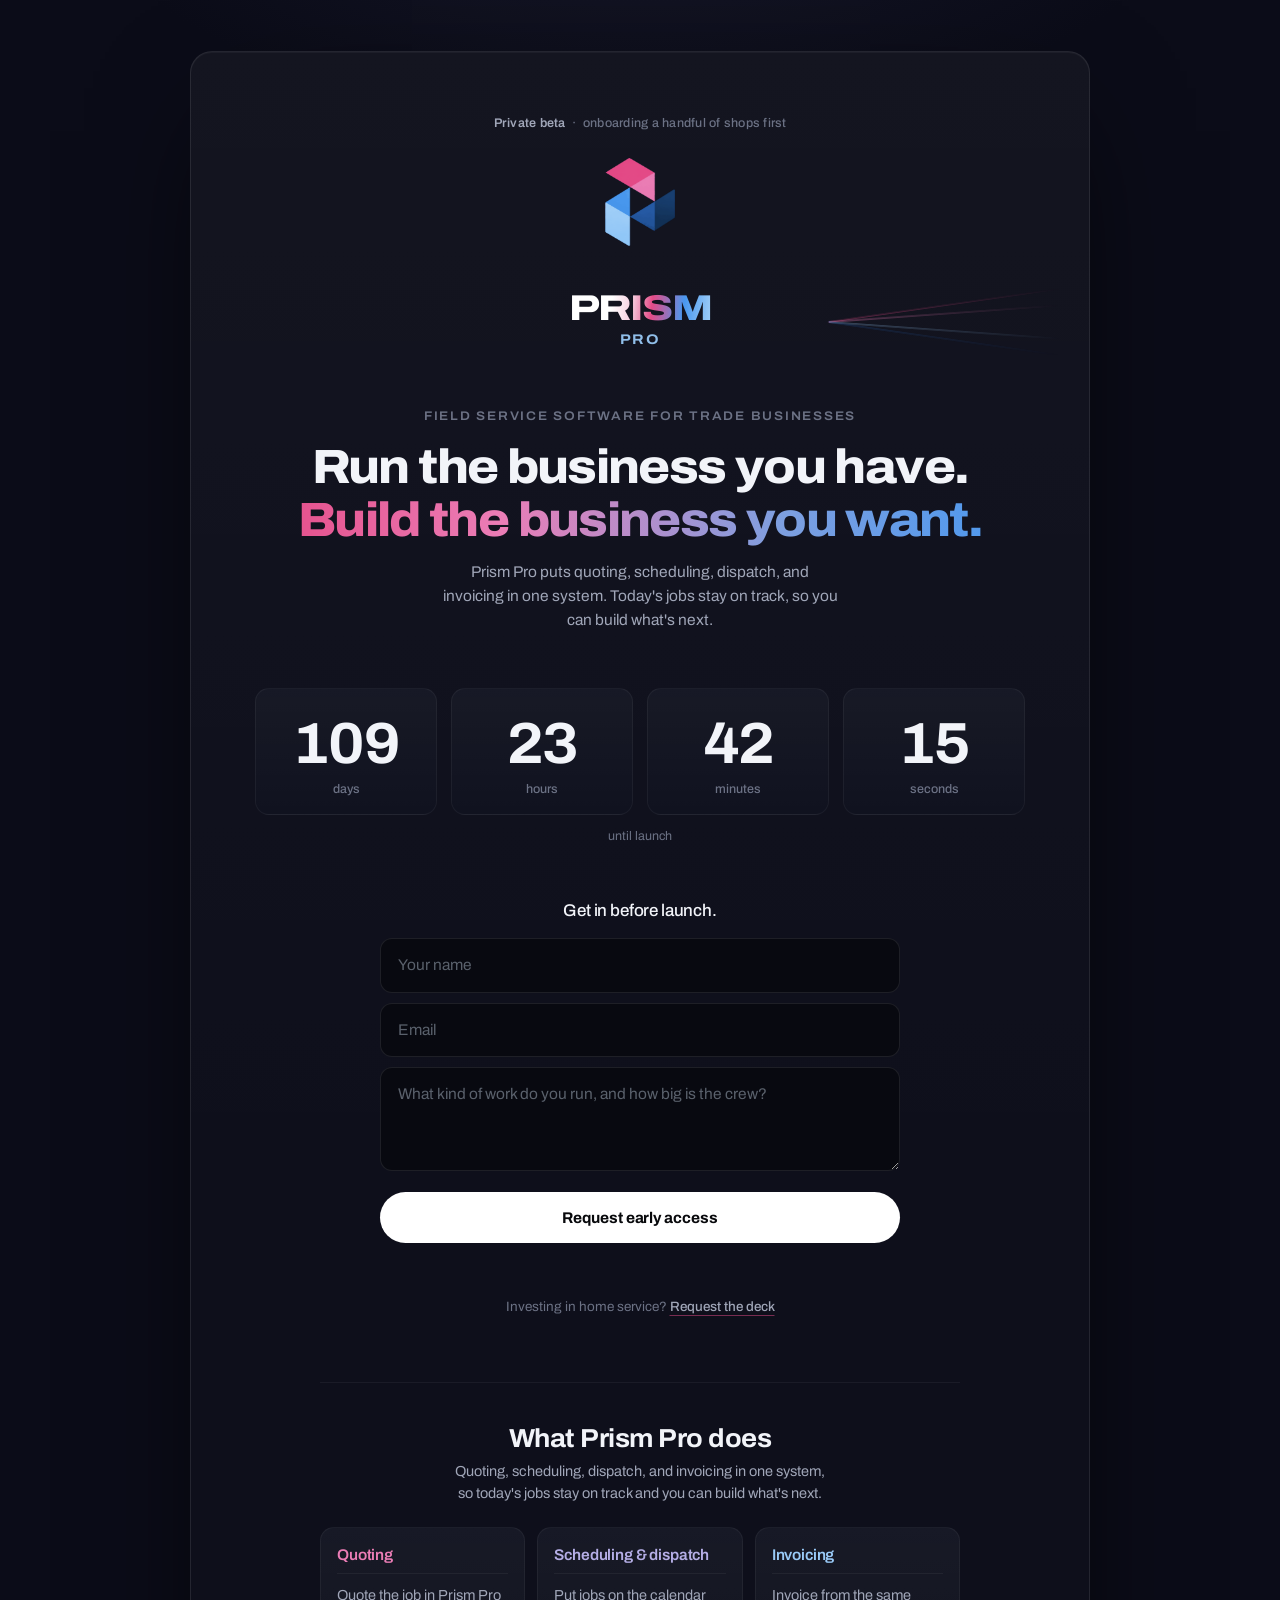
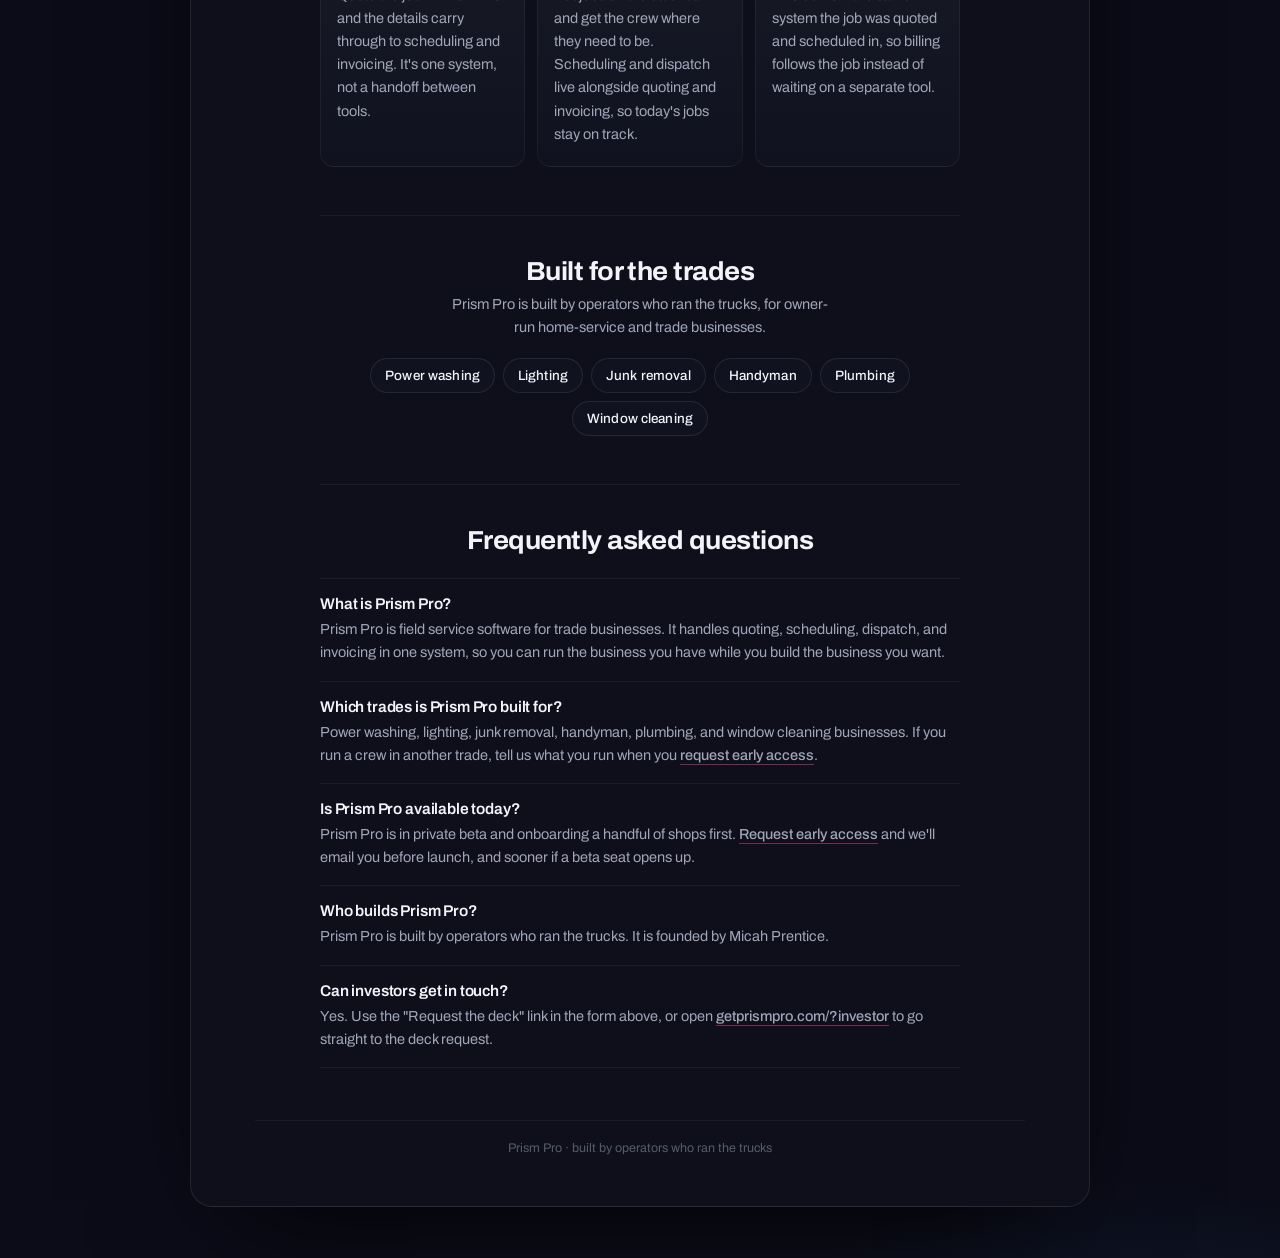
<file: index.html>
<!DOCTYPE html>
<html lang="en">
<head>
<meta charset="utf-8">
<meta name="viewport" content="width=device-width, initial-scale=1">
<title>Prism Pro — Field Service Software for Trade Businesses</title>
<meta name="description" content="Prism Pro is field service software for trade businesses: quoting, scheduling, dispatch, and invoicing in one system. In private beta. Request early access.">

<!-- Social preview. Points at getprismpro.com — the image only renders once the site is live there. -->
<meta property="og:type" content="website">
<meta property="og:site_name" content="Prism Pro">
<meta property="og:title" content="Prism Pro — Field Service Software for Trade Businesses">
<meta property="og:description" content="Run the business you have. Build the business you want. Prism Pro puts quoting, scheduling, dispatch, and invoicing in one system for trade businesses. Launching soon.">
<meta property="og:url" content="https://getprismpro.com/">
<meta property="og:image" content="https://getprismpro.com/og-image.png">
<meta property="og:image:width" content="1200">
<meta property="og:image:height" content="630">
<meta property="og:image:alt" content="Prism Pro. Run the business you have. Build the business you want.">
<meta name="twitter:card" content="summary_large_image">
<meta name="twitter:title" content="Prism Pro — Field Service Software for Trade Businesses">
<meta name="twitter:description" content="Run the business you have. Build the business you want. Prism Pro puts quoting, scheduling, dispatch, and invoicing in one system for trade businesses. Launching soon.">
<meta name="twitter:image" content="https://getprismpro.com/og-image.png">
<meta name="twitter:image:alt" content="Prism Pro. Run the business you have. Build the business you want.">
<link rel="canonical" href="https://getprismpro.com/">
<meta name="theme-color" content="#0B0C18">
<link rel="icon" href="favicon.png" type="image/png" sizes="256x256">
<link rel="apple-touch-icon" href="apple-touch-icon.png">

<!-- ============================================================
     Fully wired. Signups email to micah@getprismpro.com via Web3Forms.
     The only thing you'd normally change is LAUNCH, the countdown
     target, near the top of the script block at the bottom.
     ============================================================ -->

<link rel="preconnect" href="https://fonts.googleapis.com">
<link rel="preconnect" href="https://fonts.gstatic.com" crossorigin>
<!-- Non-blocking font load: preload the stylesheet, swap it in once fetched. System fallbacks render in the meantime. -->
<link rel="preload" as="style" href="https://fonts.googleapis.com/css2?family=Archivo:ital,wdth,wght@0,62..125,100..900&display=swap" onload="this.onload=null;this.rel='stylesheet'">
<noscript><link rel="stylesheet" href="https://fonts.googleapis.com/css2?family=Archivo:ital,wdth,wght@0,62..125,100..900&display=swap"></noscript>

<script type="application/ld+json">
{
  "@context": "https://schema.org",
  "@graph": [
    {
      "@type": "Organization",
      "@id": "https://getprismpro.com/#organization",
      "name": "Prism Pro",
      "url": "https://getprismpro.com/",
      "logo": {
        "@type": "ImageObject",
        "url": "https://getprismpro.com/logo.png",
        "width": 444,
        "height": 560
      }
    },
    {
      "@type": "SoftwareApplication",
      "@id": "https://getprismpro.com/#software",
      "name": "Prism Pro",
      "url": "https://getprismpro.com/",
      "applicationCategory": "BusinessApplication",
      "operatingSystem": "Web",
      "description": "Field service software for trade businesses. Quoting, scheduling, dispatch, and invoicing in one system, so today's jobs stay on track.",
      "featureList": [
        "Quoting",
        "Scheduling",
        "Dispatch",
        "Invoicing"
      ],
      "audience": {
        "@type": "BusinessAudience",
        "audienceType": "Power washing, lighting, junk removal, handyman, plumbing, and window cleaning businesses"
      },
      "publisher": { "@id": "https://getprismpro.com/#organization" }
    }
  ]
}
</script>

<style>
  :root{
    --bg:        #0B0C18;
    --bg-lift:   #10121F;
    --panel:     #0E0F1B;
    --field:     #080910;
    --line:      rgba(255,255,255,.09);
    --line-soft: rgba(255,255,255,.05);
    --ink:       #F2F4F9;
    --ink-mid:   #A0A6B8;
    --ink-dim:   #6C7285;

    /* pulled straight from the mark */
    --pink:      #E44B87;
    --pink-soft: #EB7DB6;
    --blue:      #4998EF;
    --blue-soft: #99CAF7;
    --navy:      #265BA4;

    /* refraction ramp — the only color in the page */
    --r1:#E44B87; --r2:#EB7DB6; --r3:#4998EF; --r4:#99CAF7; --r5:#265BA4;

    --sans: "Archivo", "Helvetica Neue", Arial, system-ui, sans-serif;
  }

  *{box-sizing:border-box}

  html,body{margin:0;padding:0}
  body{
    min-height:100vh;
    background:
      radial-gradient(900px 520px at 50% -8%, #191A2E 0%, rgba(25,26,46,0) 70%),
      radial-gradient(700px 420px at 88% 108%, #13203A 0%, rgba(19,32,58,0) 72%),
      var(--bg);
    color:var(--ink);
    font-family:var(--sans);
    font-weight:400;
    -webkit-font-smoothing:antialiased;
    display:flex;
    align-items:center;
    justify-content:center;
    padding:clamp(16px,4vw,56px);
  }

  .frame{
    width:100%;
    max-width:900px;
    background:linear-gradient(180deg, rgba(255,255,255,.022), rgba(255,255,255,0) 42%), var(--panel);
    border:1px solid var(--line);
    border-radius:22px;
    padding:clamp(28px,5vw,72px) clamp(20px,5vw,64px) clamp(30px,4vw,56px);
    box-shadow:0 1px 0 rgba(255,255,255,.04) inset, 0 40px 120px -40px rgba(0,0,0,.9);
  }

  /* ---------- hero ---------- */

  .eyebrow{
    margin:0 0 clamp(18px,3vw,28px);
    text-align:center;
    font-size:12.5px;
    font-weight:500;
    letter-spacing:.02em;
    color:var(--ink-dim);
  }
  .eyebrow b{
    font-weight:600;
    color:var(--ink-mid);
  }

  .mark{
    display:block;
    width:auto;
    height:clamp(56px,10vw,88px);
    margin:0 auto clamp(6px,1.4vw,12px);
    opacity:0;
    animation:mark-in .7s cubic-bezier(.2,.7,.3,1) .05s forwards;
  }
  @keyframes mark-in{from{opacity:0;transform:translateY(10px) scale(.97)}to{opacity:1;transform:none}}

  .hero{
    position:relative;
    display:grid;
    place-items:center;
    min-height:clamp(78px,12vw,128px);
    padding:clamp(2px,1vw,8px) 0 clamp(4px,1vw,10px);
  }

  /* light entering left, spectrum leaving right */
  .beam{
    position:absolute;
    inset:0;
    width:100%;
    height:100%;
    pointer-events:none;
    overflow:visible;
  }
  .beam .in{opacity:0;animation:beam-in .9s ease-out .15s forwards}
  .beam .out g{opacity:0;animation:fan .8s ease-out forwards}
  .beam .out g:nth-child(1){animation-delay:.85s}
  .beam .out g:nth-child(2){animation-delay:.92s}
  .beam .out g:nth-child(3){animation-delay:.99s}
  .beam .out g:nth-child(4){animation-delay:1.06s}
  .beam .out g:nth-child(5){animation-delay:1.13s}
  @keyframes beam-in{from{opacity:0;transform:translateX(-24px)}to{opacity:1;transform:none}}
  @keyframes fan{from{opacity:0;transform:translateX(-18px)}to{opacity:.85;transform:none}}

  .lockup{
    position:relative;
    display:inline-block;
  }

  .pro{
    --slot:1.28em;
    display:grid;
    justify-items:center;
    margin-top:clamp(3px,.6vw,6px);
    text-align:center;
    font-size:clamp(10px,1.3vw,14px);
    font-weight:700;
    font-stretch:112%;
    line-height:1;
    letter-spacing:.08em;
    color:var(--blue-soft);
    opacity:.94;
  }
  .pro-sizers,
  .pro-viewport{grid-area:1 / 1}
  .pro-sizers{display:grid;visibility:hidden}
  .pro-sizers span{
    grid-area:1 / 1;
    height:var(--slot);
    white-space:nowrap;
  }
  .pro-viewport{
    position:relative;
    width:100%;
    height:var(--slot);
    overflow:hidden;
    -webkit-mask-image:linear-gradient(to bottom, transparent 0%, #000 14%, #000 86%, transparent 100%);
    mask-image:linear-gradient(to bottom, transparent 0%, #000 14%, #000 86%, transparent 100%);
  }
  .pro-word{
    position:absolute;
    inset:0;
    display:flex;
    align-items:center;
    justify-content:center;
    white-space:nowrap;
  }
  .pro-word:nth-child(1){--i:0}
  .pro-word:nth-child(2){--i:1}
  .pro-word:nth-child(3){--i:2}
  .pro-word:nth-child(4){--i:3}
  .pro-word:nth-child(5){--i:4}
  .pro-word:nth-child(6){--i:5}
  .pro-word:not(:last-child){visibility:hidden}

  /* one pass: 1.5s per trade, then PRO stays */
  @media (prefers-reduced-motion:no-preference){
    .pro-word:nth-child(n){visibility:visible}
    .pro-word:first-child{
      animation:pro-first 1.5s linear forwards;
    }
    .pro-word:not(:first-child):not(:last-child){
      animation:pro-mid 1.92s linear both;
      animation-delay:calc(var(--i) * 1.5s - .42s);
    }
    .pro-word:last-child{
      animation:pro-last .42s linear both;
      animation-delay:8.58s;
    }
  }
  @keyframes pro-first{
    0%, 72%{
      transform:translate3d(0,0,0);
      animation-timing-function:cubic-bezier(.4,.12,.18,1);
    }
    100%{transform:translate3d(0,-100%,0)}
  }
  @keyframes pro-mid{
    0%{
      transform:translate3d(0,100%,0);
      animation-timing-function:cubic-bezier(.4,.12,.18,1);
    }
    21.875%{
      transform:translate3d(0,0,0);
      animation-timing-function:linear;
    }
    78.125%{
      transform:translate3d(0,0,0);
      animation-timing-function:cubic-bezier(.4,.12,.18,1);
    }
    100%{transform:translate3d(0,-100%,0)}
  }
  @keyframes pro-last{
    0%{
      transform:translate3d(0,100%,0);
      animation-timing-function:cubic-bezier(.4,.12,.18,1);
    }
    100%{transform:translate3d(0,0,0)}
  }

  .wordmark{
    position:relative;
    margin:0;
    font-size:clamp(16px,2.8vw,36px);
    font-weight:800;
    font-stretch:125%;
    line-height:.86;
    letter-spacing:-.035em;
    text-align:center;
  }
  .wordmark-name{
    background:linear-gradient(96deg,
      #FFFFFF 0%, #FFFFFF 30%,
      #F6CFE0 44%,
      var(--pink) 58%,
      var(--blue) 80%,
      var(--blue-soft) 98%);
    -webkit-background-clip:text;
    background-clip:text;
    color:transparent;
    -webkit-text-fill-color:transparent;
  }

  .category{
    margin:clamp(14px,2.2vw,22px) auto 0;
    text-align:center;
    font-size:12.5px;
    font-weight:600;
    font-stretch:108%;
    line-height:1.4;
    letter-spacing:.14em;
    text-transform:uppercase;
    color:var(--ink-dim);
  }

  .headline{
    margin:clamp(10px,1.6vw,16px) auto 0;
    text-align:center;
    font-size:clamp(18.5px,5.7vw,48px);
    font-weight:800;
    font-stretch:100%;
    line-height:1.06;
    letter-spacing:-.034em;
    color:var(--ink);
  }
  .headline .run,
  .headline .build{
    display:block;
    white-space:nowrap;
  }
  .headline .build{
    margin-top:.06em;
    background:linear-gradient(90deg,#E44B87 0%,#EB7DB6 32%,#7E9FE0 68%,#4998EF 100%);
    -webkit-background-clip:text;
    background-clip:text;
    color:transparent;
    -webkit-text-fill-color:transparent;
  }

  .subline{
    max-width:44ch;
    margin:14px auto 0;
    text-align:center;
    font-size:15.5px;
    line-height:1.55;
    color:var(--ink-mid);
  }

  /* ---------- countdown ---------- */

  .countdown{
    margin:clamp(34px,6vw,56px) 0 0;
  }
  .blocks{
    display:grid;
    grid-template-columns:repeat(4,1fr);
    gap:clamp(8px,1.4vw,14px);
  }
  .block{
    background:linear-gradient(180deg, rgba(255,255,255,.03), rgba(255,255,255,0));
    background-color:var(--bg-lift);
    border:1px solid var(--line-soft);
    border-radius:14px;
    padding:clamp(16px,2.6vw,26px) 8px clamp(12px,2vw,18px);
    text-align:center;
  }
  .num{
    display:block;
    font-size:clamp(30px,6.2vw,58px);
    font-weight:700;
    font-stretch:105%;
    line-height:1;
    letter-spacing:-.03em;
    font-variant-numeric:tabular-nums;
    color:var(--ink);
  }
  .unit{
    display:block;
    margin-top:9px;
    font-size:12.5px;
    font-weight:500;
    color:var(--ink-dim);
  }
  .until{
    margin:14px 0 0;
    text-align:center;
    font-size:12.5px;
    color:var(--ink-dim);
  }

  /* ---------- form ---------- */

  .signup{
    margin:clamp(36px,6vw,58px) auto 0;
    max-width:520px;
  }
  .signup h2{
    margin:0 0 18px;
    text-align:center;
    font-size:17px;
    font-weight:500;
    letter-spacing:-.01em;
    color:var(--ink);
  }
  .sr{
    position:absolute;
    width:1px;height:1px;
    padding:0;margin:-1px;
    overflow:hidden;
    clip:rect(0 0 0 0);
    white-space:nowrap;border:0;
  }
  .field{
    width:100%;
    background:var(--field);
    border:1px solid var(--line);
    border-radius:12px;
    padding:15px 17px;
    margin-bottom:10px;
    color:var(--ink);
    font-family:inherit;
    font-size:15.5px;
    line-height:1.45;
    transition:border-color .18s ease, box-shadow .18s ease;
  }
  .field::placeholder{color:#5A616C}
  .field:focus{
    outline:none;
    border-color:rgba(73,152,239,.6);
    box-shadow:0 0 0 3px rgba(73,152,239,.15);
  }
  textarea.field{min-height:104px;resize:vertical}

  .cta{
    width:100%;
    margin-top:8px;
    padding:17px 22px;
    border:0;
    border-radius:999px;
    background:#FFFFFF;
    color:#08090C;
    font-family:inherit;
    font-size:15.5px;
    font-weight:700;
    letter-spacing:-.005em;
    cursor:pointer;
    transition:transform .14s ease, box-shadow .2s ease, opacity .2s ease;
  }
  .cta:hover{
    box-shadow:0 0 0 1px rgba(255,255,255,.5), 0 14px 46px -14px rgba(228,75,135,.45), 0 14px 46px -18px rgba(73,152,239,.45);
  }
  .cta:active{transform:translateY(1px)}
  .cta:disabled{opacity:.6;cursor:default;box-shadow:none}
  .cta:focus-visible, .field:focus-visible{outline:2px solid #4998EF;outline-offset:2px}

  .note{
    margin:14px 0 0;
    text-align:center;
    font-size:13px;
    line-height:1.5;
    color:var(--ink-dim);
    min-height:20px;
  }
  .note.err{color:#FF8A9B}
  .note.ok{color:var(--blue-soft)}

  .switch{
    margin:20px 0 0;
    text-align:center;
    font-size:13.5px;
    line-height:1.5;
    color:var(--ink-dim);
  }
  .link{
    padding:0;
    border:0;
    background:none;
    font-family:inherit;
    font-size:inherit;
    font-weight:500;
    color:var(--ink-mid);
    cursor:pointer;
    text-decoration:underline;
    text-decoration-color:rgba(228,75,135,.5);
    text-decoration-thickness:1px;
    text-underline-offset:4px;
    transition:color .16s ease, text-decoration-color .16s ease;
  }
  .link:hover{
    color:var(--ink);
    text-decoration-color:rgba(228,75,135,.95);
  }
  .link:focus-visible{outline:2px solid #4998EF;outline-offset:3px;border-radius:3px}

  .done{
    text-align:center;
    padding:26px 0 6px;
  }
  .done p{margin:0;font-size:16.5px;font-weight:500;color:var(--ink)}
  .done span{display:block;margin-top:8px;font-size:14px;font-weight:400;color:var(--ink-mid)}

  /* ---------- indexable copy below the fold ---------- */

  .seo{
    margin:clamp(40px,6vw,64px) auto 0;
    max-width:640px;
    padding-top:clamp(28px,4vw,40px);
    border-top:1px solid var(--line-soft);
  }
  .seo + .seo{margin-top:clamp(32px,5vw,48px)}
  .seo h2{
    margin:0 0 6px;
    text-align:center;
    font-size:clamp(20px,3vw,26px);
    font-weight:700;
    font-stretch:105%;
    letter-spacing:-.02em;
    line-height:1.2;
    color:var(--ink);
  }
  .seo .lede{
    max-width:48ch;
    margin:0 auto;
    text-align:center;
    font-size:14.5px;
    line-height:1.55;
    color:var(--ink-mid);
  }
  .seo h3{
    margin:0 0 6px;
    font-size:15.5px;
    font-weight:600;
    letter-spacing:-.01em;
    color:var(--ink);
  }
  .seo p{
    margin:0;
    font-size:14.5px;
    line-height:1.6;
    color:var(--ink-mid);
  }

  .features{
    display:grid;
    grid-template-columns:repeat(3,1fr);
    gap:12px;
    margin-top:22px;
  }
  .feature{
    background:linear-gradient(180deg, rgba(255,255,255,.03), rgba(255,255,255,0));
    background-color:var(--bg-lift);
    border:1px solid var(--line-soft);
    border-radius:14px;
    padding:18px 16px 20px;
  }
  .feature h3{
    padding-bottom:10px;
    margin-bottom:10px;
    border-bottom:1px solid var(--line-soft);
  }
  .feature:nth-child(1) h3{color:var(--pink-soft)}
  .feature:nth-child(2) h3{color:#B5AEE6}
  .feature:nth-child(3) h3{color:var(--blue-soft)}

  .trades{
    display:flex;
    flex-wrap:wrap;
    justify-content:center;
    gap:8px;
    margin:20px 0 0;
    padding:0;
    list-style:none;
  }
  .trades li{
    padding:9px 14px;
    border:1px solid var(--line);
    border-radius:999px;
    background:var(--bg-lift);
    font-size:13.5px;
    font-weight:500;
    letter-spacing:.01em;
    color:var(--ink);
  }

  .faq{margin-top:22px}
  .faq .qa{
    padding:16px 0;
    border-top:1px solid var(--line-soft);
  }
  .faq .qa:last-child{border-bottom:1px solid var(--line-soft)}

  .foot{
    margin:clamp(34px,5vw,52px) 0 0;
    padding-top:20px;
    border-top:1px solid var(--line-soft);
    text-align:center;
    font-size:12.5px;
    color:#565D68;
  }

  [hidden]{display:none !important}

  @media (max-width:560px){
    .blocks{grid-template-columns:repeat(2,1fr)}
    .features{grid-template-columns:1fr}
    .wordmark{letter-spacing:-.03em}
    body{padding:12px 10px}
    .frame{padding:22px 12px 26px}
  }
  @media (min-width:900px){
    .headline{font-stretch:108%}
  }

  @media (prefers-reduced-motion:reduce){
    .beam .in, .beam .out g{animation:none;opacity:.85}
    .mark{animation:none;opacity:1}
    .cta, .field{transition:none}
    .pro-viewport{-webkit-mask-image:none;mask-image:none}
    .pro-word{animation:none;transform:none}
  }
</style>
</head>
<body>

<main class="frame">

  <p class="eyebrow"><b>Private beta</b> &nbsp;·&nbsp; onboarding a handful of shops first</p>

  <img class="mark" src="logo.png" width="444" height="560" alt="Prism Pro" fetchpriority="high">

  <div class="hero">
    <svg class="beam" viewBox="0 0 1000 220" preserveAspectRatio="none" aria-hidden="true">
      <defs>
        <linearGradient id="pin" x1="0" x2="1">
          <stop offset="0" stop-color="#fff" stop-opacity="0"/>
          <stop offset="1" stop-color="#fff" stop-opacity=".5"/>
        </linearGradient>
        <linearGradient id="p1" x1="0" x2="1"><stop offset="0" stop-color="var(--r1)" stop-opacity=".75"/><stop offset="1" stop-color="var(--r1)" stop-opacity="0"/></linearGradient>
        <linearGradient id="p2" x1="0" x2="1"><stop offset="0" stop-color="var(--r2)" stop-opacity=".75"/><stop offset="1" stop-color="var(--r2)" stop-opacity="0"/></linearGradient>
        <linearGradient id="p3" x1="0" x2="1"><stop offset="0" stop-color="var(--r3)" stop-opacity=".8"/><stop offset="1" stop-color="var(--r3)" stop-opacity="0"/></linearGradient>
        <linearGradient id="p4" x1="0" x2="1"><stop offset="0" stop-color="var(--r4)" stop-opacity=".75"/><stop offset="1" stop-color="var(--r4)" stop-opacity="0"/></linearGradient>
        <linearGradient id="p5" x1="0" x2="1"><stop offset="0" stop-color="var(--r5)" stop-opacity=".7"/><stop offset="1" stop-color="var(--r5)" stop-opacity="0"/></linearGradient>
      </defs>

      <!-- white light in -->
      <g class="in">
        <line x1="-40" y1="110" x2="255" y2="110" stroke="url(#pin)" stroke-width="1.5"/>
      </g>

      <!-- spectrum out -->
      <g class="out">
        <g><line x1="745" y1="110" x2="1050" y2="52"  stroke="url(#p1)" stroke-width="1.5"/></g>
        <g><line x1="745" y1="110" x2="1050" y2="81"  stroke="url(#p2)" stroke-width="1.5"/></g>
        <g><line x1="745" y1="110" x2="1050" y2="110" stroke="url(#p3)" stroke-width="1.5"/></g>
        <g><line x1="745" y1="110" x2="1050" y2="139" stroke="url(#p4)" stroke-width="1.5"/></g>
        <g><line x1="745" y1="110" x2="1050" y2="168" stroke="url(#p5)" stroke-width="1.5"/></g>
      </g>
    </svg>

    <div class="lockup">
      <p class="wordmark"><span class="sr">Prism Pro: software for Power Wash, Lighting, Junk Removal, Handyman, Plumbing, and Window Cleaning businesses</span><span class="wordmark-name" aria-hidden="true">PRISM</span></p>
      <div class="pro" aria-hidden="true">
        <span class="pro-sizers">
          <span>POWER WASH</span>
          <span>LIGHTING</span>
          <span>JUNK REMOVAL</span>
          <span>HANDYMAN</span>
          <span>PLUMBING</span>
          <span>WINDOW CLEANING</span>
          <span>PRO</span>
        </span>
        <span class="pro-viewport">
          <span class="pro-word">POWER WASH</span>
          <span class="pro-word">LIGHTING</span>
          <span class="pro-word">JUNK REMOVAL</span>
          <span class="pro-word">HANDYMAN</span>
          <span class="pro-word">PLUMBING</span>
          <span class="pro-word">WINDOW CLEANING</span>
          <span class="pro-word">PRO</span>
        </span>
      </div>
    </div>
  </div>

  <h1 class="category">Field service software for trade businesses</h1>
  <p class="headline">
    <span class="run">Run the business you have.</span>
    <span class="build">Build the business you want.</span>
  </p>
  <p class="subline">Prism Pro puts quoting, scheduling, dispatch, and invoicing in one system. Today's jobs stay on track, so you can build what's next.</p>

  <section class="countdown" aria-label="Time until launch">
    <div class="blocks">
      <div class="block"><span class="num" id="d">—</span><span class="unit">days</span></div>
      <div class="block"><span class="num" id="h">—</span><span class="unit">hours</span></div>
      <div class="block"><span class="num" id="m">—</span><span class="unit">minutes</span></div>
      <div class="block"><span class="num" id="s">—</span><span class="unit">seconds</span></div>
    </div>
    <p class="until" id="untilLabel">until launch</p>
  </section>

  <section class="signup" id="signup">
    <div id="formWrap">
      <h2 id="formTitle">Get in before launch.</h2>

      <label class="sr" for="name" id="nameLabel">Your name</label>
      <input class="field" id="name" name="name" type="text" placeholder="Your name" autocomplete="name">

      <label class="sr" for="email">Email</label>
      <input class="field" id="email" name="email" type="email" placeholder="Email" autocomplete="email" required>

      <input id="company" name="company" type="text" tabindex="-1" autocomplete="off" aria-hidden="true"
             style="position:absolute;left:-9999px;opacity:0;height:0;width:0" />

      <label class="sr" for="msg" id="msgLabel">What do you run?</label>
      <textarea class="field" id="msg" name="message" placeholder="What kind of work do you run, and how big is the crew?"></textarea>

      <button class="cta" id="submit" type="button">Request early access</button>
      <p class="note" id="note" role="status" aria-live="polite"></p>

      <p class="switch">
        <span id="switchText">Investing in home service?</span>
        <button class="link" id="modeToggle" type="button">Request the deck</button>
      </p>
    </div>

    <div class="done" id="done" hidden>
      <p id="doneTitle">You're on the list.</p>
      <span id="doneBody">We'll email you before launch — and sooner if a beta seat opens up.</span>
    </div>
  </section>

  <section class="seo" aria-labelledby="whatTitle">
    <h2 id="whatTitle">What Prism Pro does</h2>
    <p class="lede">Quoting, scheduling, dispatch, and invoicing in one system, so today's jobs stay on track and you can build what's next.</p>
    <div class="features">
      <article class="feature">
        <h3>Quoting</h3>
        <p>Quote the job in Prism Pro and the details carry through to scheduling and invoicing. It's one system, not a handoff between tools.</p>
      </article>
      <article class="feature">
        <h3>Scheduling &amp; dispatch</h3>
        <p>Put jobs on the calendar and get the crew where they need to be. Scheduling and dispatch live alongside quoting and invoicing, so today's jobs stay on track.</p>
      </article>
      <article class="feature">
        <h3>Invoicing</h3>
        <p>Invoice from the same system the job was quoted and scheduled in, so billing follows the job instead of waiting on a separate tool.</p>
      </article>
    </div>
  </section>

  <section class="seo" aria-labelledby="builtTitle">
    <h2 id="builtTitle">Built for the trades</h2>
    <p class="lede">Prism Pro is built by operators who ran the trucks, for owner-run home-service and trade businesses.</p>
    <ul class="trades">
      <li>Power washing</li>
      <li>Lighting</li>
      <li>Junk removal</li>
      <li>Handyman</li>
      <li>Plumbing</li>
      <li>Window cleaning</li>
    </ul>
  </section>

  <section class="seo" aria-labelledby="faqTitle">
    <h2 id="faqTitle">Frequently asked questions</h2>
    <div class="faq">
      <div class="qa">
        <h3>What is Prism Pro?</h3>
        <p>Prism Pro is field service software for trade businesses. It handles quoting, scheduling, dispatch, and invoicing in one system, so you can run the business you have while you build the business you want.</p>
      </div>
      <div class="qa">
        <h3>Which trades is Prism Pro built for?</h3>
        <p>Power washing, lighting, junk removal, handyman, plumbing, and window cleaning businesses. If you run a crew in another trade, tell us what you run when you <a class="link" href="#signup">request early access</a>.</p>
      </div>
      <div class="qa">
        <h3>Is Prism Pro available today?</h3>
        <p>Prism Pro is in private beta and onboarding a handful of shops first. <a class="link" href="#signup">Request early access</a> and we'll email you before launch, and sooner if a beta seat opens up.</p>
      </div>
      <div class="qa">
        <h3>Who builds Prism Pro?</h3>
        <p>Prism Pro is built by operators who ran the trucks. It is founded by Micah Prentice.</p>
      </div>
      <div class="qa">
        <h3>Can investors get in touch?</h3>
        <p>Yes. Use the "Request the deck" link in the form above, or open <a class="link" href="/?investor">getprismpro.com/?investor</a> to go straight to the deck request.</p>
      </div>
    </div>
  </section>

  <p class="foot">Prism Pro · built by operators who ran the trucks</p>

</main>

<script>
  /* ---- 1. LAUNCH DATE — change this ---- */
  const LAUNCH = new Date("2027-03-24T12:00:00-05:00");

  /* ---- 2. WHERE SIGNUPS GO ----
     Web3Forms emails every submission to micah@getprismpro.com.
     Get a key at web3forms.com — enter that address, they email you the key,
     paste it between the quotes below. Nothing else to change.
     Until the key is filled in, the form confirms but saves nothing. */
  const WEB3FORMS_KEY = "8776234f-8f19-403d-a0c4-7a6221a32c7a";
  const FORM_ENDPOINT = "https://api.web3forms.com/submit";

  /* ---------- countdown ---------- */
  const els = { d: document.getElementById('d'), h: document.getElementById('h'),
                m: document.getElementById('m'), s: document.getElementById('s') };
  const untilLabel = document.getElementById('untilLabel');
  const pad = n => String(n).padStart(2, '0');

  function tick(){
    const diff = LAUNCH - Date.now();
    if (isNaN(diff)) return;
    if (diff <= 0){
      els.d.textContent = els.h.textContent = els.m.textContent = els.s.textContent = '00';
      untilLabel.textContent = 'Prism Pro is live.';
      clearInterval(timer);
      return;
    }
    const s = Math.floor(diff / 1000);
    els.d.textContent = pad(Math.floor(s / 86400));
    els.h.textContent = pad(Math.floor(s % 86400 / 3600));
    els.m.textContent = pad(Math.floor(s % 3600 / 60));
    els.s.textContent = pad(s % 60);
  }
  tick();
  const timer = setInterval(tick, 1000);

  /* ---------- signup ---------- */
  const btn   = document.getElementById('submit');
  const note  = document.getElementById('note');
  const email = document.getElementById('email');
  const msg   = document.getElementById('msg');

  /* two audiences, one form. 'source' tells you which one wrote in. */
  const MODES = {
    operator: {
      title:       'Get in before launch.',
      msgLabel:    'What do you run?',
      msgHint:     'What kind of work do you run, and how big is the crew?',
      cta:         'Request early access',
      switchText:  'Investing in home service?',
      switchCta:   'Request the deck',
      source:      'prism-splash-operator',
      doneTitle:   "You're on the list.",
      doneBody:    "We'll email you before launch — and sooner if a beta seat opens up."
    },
    investor: {
      title:       'Request the Prism Pro deck.',
      msgLabel:    'Your fund or firm',
      msgHint:     'Fund or angel, check size, and what draws you to home service.',
      cta:         'Request the deck',
      switchText:  'Run a home-service business?',
      switchCta:   'Request early access',
      source:      'prism-splash-investor',
      doneTitle:   'Deck request received.',
      doneBody:    "Micah will send materials and find time to talk this week."
    }
  };

  let mode = 'operator';

  function applyMode(){
    const c = MODES[mode];
    document.getElementById('formTitle').textContent  = c.title;
    document.getElementById('msgLabel').textContent   = c.msgLabel;
    msg.placeholder                                   = c.msgHint;
    btn.textContent                                   = c.cta;
    document.getElementById('switchText').textContent = c.switchText;
    document.getElementById('modeToggle').textContent = c.switchCta;
    say('');
  }

  document.getElementById('modeToggle').addEventListener('click', () => {
    mode = mode === 'operator' ? 'investor' : 'operator';
    applyMode();
    document.getElementById('formTitle').scrollIntoView({ block:'nearest', behavior:'smooth' });
  });

  /* deep link: prism.com/?investor sends investors straight to the deck form */
  if (/investor/i.test(location.search) || /investor/i.test(location.hash)){
    mode = 'investor';
  }

  function say(text, kind){
    note.textContent = text;
    note.className = 'note' + (kind ? ' ' + kind : '');
  }

  async function submit(){
    if (document.getElementById('company').value){ finish(); return; }   // honeypot: bots fill this, people can't see it

    const who = mode === 'investor' ? 'Investor' : 'Early access';
    const payload = {
      access_key:  WEB3FORMS_KEY,
      subject:     who + ' — ' + (document.getElementById('name').value.trim() || email.value.trim()),
      from_name:   'Prism splash page',
      name:        document.getElementById('name').value.trim(),
      email:       email.value.trim(),
      message:     msg.value.trim(),
      source:      MODES[mode].source
    };

    if (!/^[^\s@]+@[^\s@]+\.[^\s@]{2,}$/.test(payload.email)){
      say('That email address is missing something — check it and try again.', 'err');
      email.focus();
      return;
    }

    btn.disabled = true;
    say('Sending…');

    if (!WEB3FORMS_KEY){
      console.warn('WEB3FORMS_KEY is empty — this signup went nowhere.', payload);
      finish();
      return;
    }

    try {
      const res = await fetch(FORM_ENDPOINT, {
        method: 'POST',
        headers: { 'Content-Type': 'application/json', 'Accept': 'application/json' },
        body: JSON.stringify(payload)
      });
      if (!res.ok) throw new Error(res.status);
      finish();
    } catch (err) {
      btn.disabled = false;
      say('That didn\'t go through. Try again, or email hello@getprismpro.com.', 'err');
    }
  }

  function finish(){
    const c = MODES[mode];
    document.getElementById('doneTitle').textContent = c.doneTitle;
    document.getElementById('doneBody').textContent  = c.doneBody;
    document.getElementById('formWrap').hidden = true;
    document.getElementById('done').hidden = false;
  }

  applyMode();
  btn.addEventListener('click', submit);
  document.querySelectorAll('.field').forEach(f => {
    f.addEventListener('keydown', e => {
      if (e.key === 'Enter' && f.tagName !== 'TEXTAREA'){ e.preventDefault(); submit(); }
    });
  });
</script>
</body>
</html>
</file>
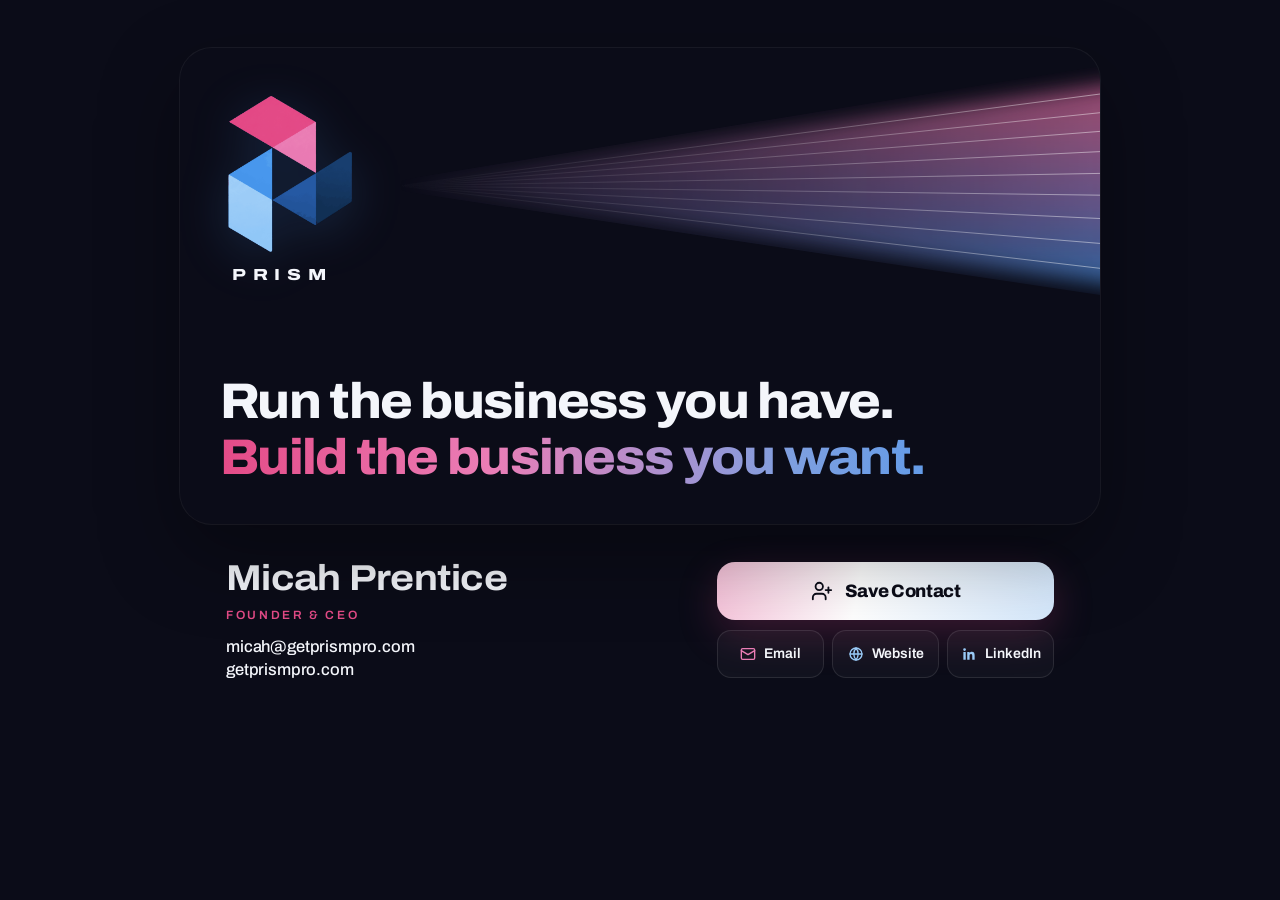
<file: card/index.html>
<!doctype html>
<html lang="en">
<head>
<meta charset="utf-8">
<meta name="viewport" content="width=device-width, initial-scale=1, viewport-fit=cover">
<title>Micah Prentice | Prism</title>
<meta name="description" content="Run the business you have. Build the business you want.">
<meta name="theme-color" content="#0B0C18">
<meta property="og:type" content="website">
<meta property="og:site_name" content="Prism">
<meta property="og:title" content="Micah Prentice | Prism">
<meta property="og:description" content="Run the business you have. Build the business you want.">
<meta property="og:url" content="https://getprismpro.com/card/">
<meta property="og:image" content="https://getprismpro.com/card/og.png">
<meta property="og:image:secure_url" content="https://getprismpro.com/card/og.png">
<meta property="og:image:type" content="image/png">
<meta property="og:image:width" content="1200">
<meta property="og:image:height" content="630">
<meta property="og:image:alt" content="Micah Prentice, Prism. Run the business you have. Build the business you want.">
<meta name="twitter:card" content="summary_large_image">
<meta name="twitter:title" content="Micah Prentice | Prism">
<meta name="twitter:description" content="Run the business you have. Build the business you want.">
<meta name="twitter:image" content="https://getprismpro.com/card/og.png">
<meta name="twitter:image:alt" content="Micah Prentice, Prism. Run the business you have. Build the business you want.">
<link rel="canonical" href="https://getprismpro.com/card/">
<link rel="apple-touch-icon" href="apple-touch-icon.png">
<link rel="icon" href="prism-mark.png" type="image/png">
<link rel="preconnect" href="https://fonts.googleapis.com">
<link rel="preconnect" href="https://fonts.gstatic.com" crossorigin>
<link href="https://fonts.googleapis.com/css2?family=Archivo:wdth,wght@62..125,500..800&display=swap" rel="stylesheet">
<style>
  :root{
    --bg:#0B0C18;
    --ink:#F4F6FB;
    --mid:#C5CAD6;
    --dim:#8B93A7;
    --pink:#E44B87;
    --line:rgba(255,255,255,.1);
    --sans:"Archivo","Helvetica Neue",Arial,system-ui,sans-serif;
  }
  *{box-sizing:border-box}
  html,body{margin:0;padding:0}
  body{
    min-height:100vh;
    background:var(--bg);
    color:var(--ink);
    font-family:var(--sans);
    -webkit-font-smoothing:antialiased;
    padding:max(16px,env(safe-area-inset-top)) 16px max(28px,env(safe-area-inset-bottom));
  }
  .sheet{width:100%;max-width:440px;margin:0 auto}
  .hero{
    position:relative;
    overflow:hidden;
    border-radius:28px;
    background:#0B0C18;
    box-shadow:0 0 0 1px rgba(255,255,255,.06), 0 30px 80px rgba(0,0,0,.35);
    padding:0 0 28px;
  }
  .stage{position:relative;height:248px}
  .fx{position:absolute;inset:0;width:100%;height:100%;display:block}
  .mark{
    position:absolute;left:22px;top:34px;height:118px;width:auto;
    filter:drop-shadow(0 10px 24px rgba(73,152,239,.18));
  }
  .wm{
    position:absolute;left:24px;top:164px;margin:0;
    font-weight:800;font-stretch:125%;font-size:13px;letter-spacing:.42em;
    color:var(--ink);
  }
  h1{
    position:relative;z-index:1;
    margin:10px 14px 0;
    max-width:none;
    font-size:clamp(17.5px,6.15vw,28px);
    font-weight:800;font-stretch:96%;
    line-height:1.05;letter-spacing:-.034em;
  }
  h1 .run,
  h1 .build{
    display:block;
    white-space:nowrap;
  }
  h1 .build{
    margin-top:3px;font-style:normal;
    background:linear-gradient(90deg,#E44B87 0%,#EB7DB6 32%,#7E9FE0 68%,#4998EF 100%);
    -webkit-background-clip:text;background-clip:text;color:transparent;
    -webkit-text-fill-color:transparent;
  }
  .who{padding:26px 6px 0}
  h2{
    margin:0;
    font-size:28px;font-weight:700;font-stretch:112%;
    letter-spacing:-.02em;line-height:1.05;
  }
  .role{
    margin:10px 0 0;
    color:var(--pink);
    font-size:12px;font-weight:600;letter-spacing:.22em;
  }
  .lines{margin:16px 0 0;display:grid;gap:6px}
  .lines a{
    color:var(--ink);text-decoration:none;
    font-size:16.5px;font-weight:500;letter-spacing:-.01em;
  }
  .lines a:hover{color:#fff}
  .save{
    display:flex;align-items:center;justify-content:center;gap:12px;
    width:100%;margin-top:22px;padding:18px 20px;
    border-radius:18px;border:0;
    background:linear-gradient(100deg,#F6C3DA 0%,#FFFFFF 42%,#D5E8FC 100%);
    color:#0B0C18;
    font-family:inherit;font-size:18px;font-weight:800;letter-spacing:-.02em;
    text-decoration:none;
    box-shadow:0 14px 40px rgba(228,75,135,.22);
  }
  .save svg{width:22px;height:22px}
  .save:hover{filter:brightness(1.03)}
  .save:active{transform:translateY(1px)}
  .secondary{display:grid;grid-template-columns:repeat(3,minmax(0,1fr));gap:8px;margin-top:10px}
  .secondary a{
    display:flex;align-items:center;justify-content:center;gap:8px;
    min-height:48px;min-width:0;padding:10px 6px;border-radius:14px;
    border:1px solid var(--line);background:rgba(255,255,255,.03);
    color:var(--ink);text-decoration:none;
    font-size:14px;font-weight:600;
  }
  .secondary a:hover{border-color:rgba(255,255,255,.22)}
  .secondary svg{width:16px;height:16px;flex:0 0 auto}
  .save:focus-visible,.secondary a:focus-visible,.lines a:focus-visible{
    outline:2px solid #4998EF;outline-offset:3px;
  }
  @media (min-width:800px){
    body{padding:48px 32px 64px}
    .sheet{max-width:920px}
    .hero{border-radius:32px;padding-bottom:40px}
    .stage{height:320px}
    .mark{left:48px;top:48px;height:156px}
    .wm{left:52px;top:218px;font-size:16px}
    h1{margin:8px 40px 0;font-size:clamp(34px,4.5vw,50px);font-stretch:106%;max-width:none}
    .after{
      display:grid;grid-template-columns:1.15fr .85fr;
      gap:36px;align-items:end;padding:8px 46px 0;
    }
    .who{padding:28px 0 0}
    h2{font-size:36px}
    .save{margin-top:0}
  }
  @media (prefers-reduced-motion:no-preference){
    .beam{animation:shimmer 3.8s ease-in-out infinite}
    .fan{animation:shimmer 5.4s ease-in-out infinite}
    .rays{animation:rayglow 4.6s ease-in-out infinite}
  }
  @keyframes shimmer{0%,100%{opacity:.7}50%{opacity:1}}
  @keyframes rayglow{0%,100%{opacity:.5}50%{opacity:.95}}
  @media (prefers-reduced-motion:reduce){
    .beam,.fan,.rays{animation:none}
    .save{transition:none}
  }
</style>
</head>
<body>
<main class="sheet">
  <article class="hero">
    <div class="stage">
      <svg class="fx" viewBox="0 0 1000 260" preserveAspectRatio="xMinYMid slice" aria-hidden="true">
        <defs>
          <linearGradient id="beam" x1="0" x2="1">
            <stop offset="0" stop-color="#fff" stop-opacity="0"/>
            <stop offset=".65" stop-color="#fff" stop-opacity=".4"/>
            <stop offset="1" stop-color="#fff" stop-opacity="1"/>
          </linearGradient>
          <linearGradient id="fan" x1="0" y1="0" x2="0" y2="1">
            <stop offset="0" stop-color="#E44B87"/>
            <stop offset=".3" stop-color="#EB7DB6"/>
            <stop offset=".58" stop-color="#9A86D4"/>
            <stop offset=".82" stop-color="#4998EF"/>
            <stop offset="1" stop-color="#99CAF7"/>
          </linearGradient>
          <linearGradient id="fanFade" x1="0" x2="1">
            <stop offset="0" stop-color="#fff" stop-opacity="0"/>
            <stop offset=".16" stop-color="#fff" stop-opacity=".2"/>
            <stop offset="1" stop-color="#fff" stop-opacity="1"/>
          </linearGradient>
          <linearGradient id="ray" x1="0" x2="1">
            <stop offset="0" stop-color="#fff" stop-opacity="0"/>
            <stop offset=".3" stop-color="#fff" stop-opacity=".2"/>
            <stop offset=".75" stop-color="#fff" stop-opacity=".7"/>
            <stop offset="1" stop-color="#fff" stop-opacity=".12"/>
          </linearGradient>
          <filter id="soft" x="-8%" y="-30%" width="120%" height="170%">
            <feGaussianBlur stdDeviation="8"/>
          </filter>
          <mask id="fanMask">
            <polygon points="150,112 1080,-40 1080,250" fill="url(#fanFade)"/>
          </mask>
        </defs>
        <g class="beam">
          <line x1="-30" y1="112" x2="70" y2="112" stroke="url(#beam)" stroke-width="1.7"/>
        </g>
        <g class="fan" mask="url(#fanMask)" filter="url(#soft)" opacity=".9">
          <polygon points="168,112 1080,-16 1080,236" fill="url(#fan)"/>
        </g>
        <g class="rays" fill="none" stroke="url(#ray)" stroke-width=".65" stroke-linecap="round">
          <line x1="176" y1="112" x2="1080" y2="-6"/>
          <line x1="176" y1="112" x2="1080" y2="18"/>
          <line x1="176" y1="112" x2="1080" y2="42"/>
          <line x1="176" y1="112" x2="1080" y2="68"/>
          <line x1="176" y1="112" x2="1080" y2="96"/>
          <line x1="176" y1="112" x2="1080" y2="124"/>
          <line x1="176" y1="112" x2="1080" y2="154"/>
          <line x1="176" y1="112" x2="1080" y2="186"/>
          <line x1="176" y1="112" x2="1080" y2="218"/>
        </g>
      </svg>
      <img class="mark" src="prism-mark.png" alt="Prism">
      <p class="wm">PRISM</p>
    </div>
    <h1><span class="run">Run the business you have.</span><span class="build">Build the business you want.</span></h1>
  </article>

  <div class="after">
    <section class="who">
      <h2>Micah Prentice</h2>
      <p class="role">FOUNDER &amp; CEO</p>
      <div class="lines">
        <a href="mailto:micah@getprismpro.com">micah@getprismpro.com</a>
        <a href="https://getprismpro.com">getprismpro.com</a>
      </div>
    </section>

    <div>
      <a class="save" href="micah-prentice-prism.vcf" download="Micah-Prentice-Prism.vcf">
        <svg viewBox="0 0 24 24" fill="none" stroke="currentColor" stroke-width="2" stroke-linecap="round" stroke-linejoin="round" aria-hidden="true"><path d="M16 21v-2a4 4 0 0 0-4-4H6a4 4 0 0 0-4 4v2"/><circle cx="9" cy="7" r="4"/><path d="M19 8v6M22 11h-6"/></svg>
        Save Contact
      </a>
      <nav class="secondary" aria-label="More ways to reach Micah">
        <a href="mailto:micah@getprismpro.com">
          <svg viewBox="0 0 24 24" fill="none" stroke="#EB7DB6" stroke-width="2" stroke-linecap="round" stroke-linejoin="round" aria-hidden="true"><rect x="2" y="4" width="20" height="16" rx="2"/><path d="m22 7-10 6L2 7"/></svg>
          Email
        </a>
        <a href="https://getprismpro.com">
          <svg viewBox="0 0 24 24" fill="none" stroke="#99CAF7" stroke-width="2" stroke-linecap="round" stroke-linejoin="round" aria-hidden="true"><circle cx="12" cy="12" r="9"/><path d="M3 12h18M12 3a14 14 0 0 1 0 18M12 3a14 14 0 0 0 0 18"/></svg>
          Website
        </a>
        <a href="https://www.linkedin.com/in/micah-prentice-63a001b0/" target="_blank" rel="noopener">
          <svg viewBox="0 0 24 24" fill="#99CAF7" aria-hidden="true"><path d="M20.45 20.45h-3.56v-5.57c0-1.33-.02-3.04-1.85-3.04-1.85 0-2.14 1.45-2.14 2.94v5.67H9.35V9h3.41v1.56h.05c.48-.9 1.64-1.85 3.37-1.85 3.6 0 4.27 2.37 4.27 5.46v6.28zM5.34 7.43a2.06 2.06 0 1 1 0-4.13 2.06 2.06 0 0 1 0 4.13zM7.12 20.45H3.56V9h3.56v11.45z"/></svg>
          LinkedIn
        </a>
      </nav>
    </div>
  </div>
</main>
</body>
</html>
</file>
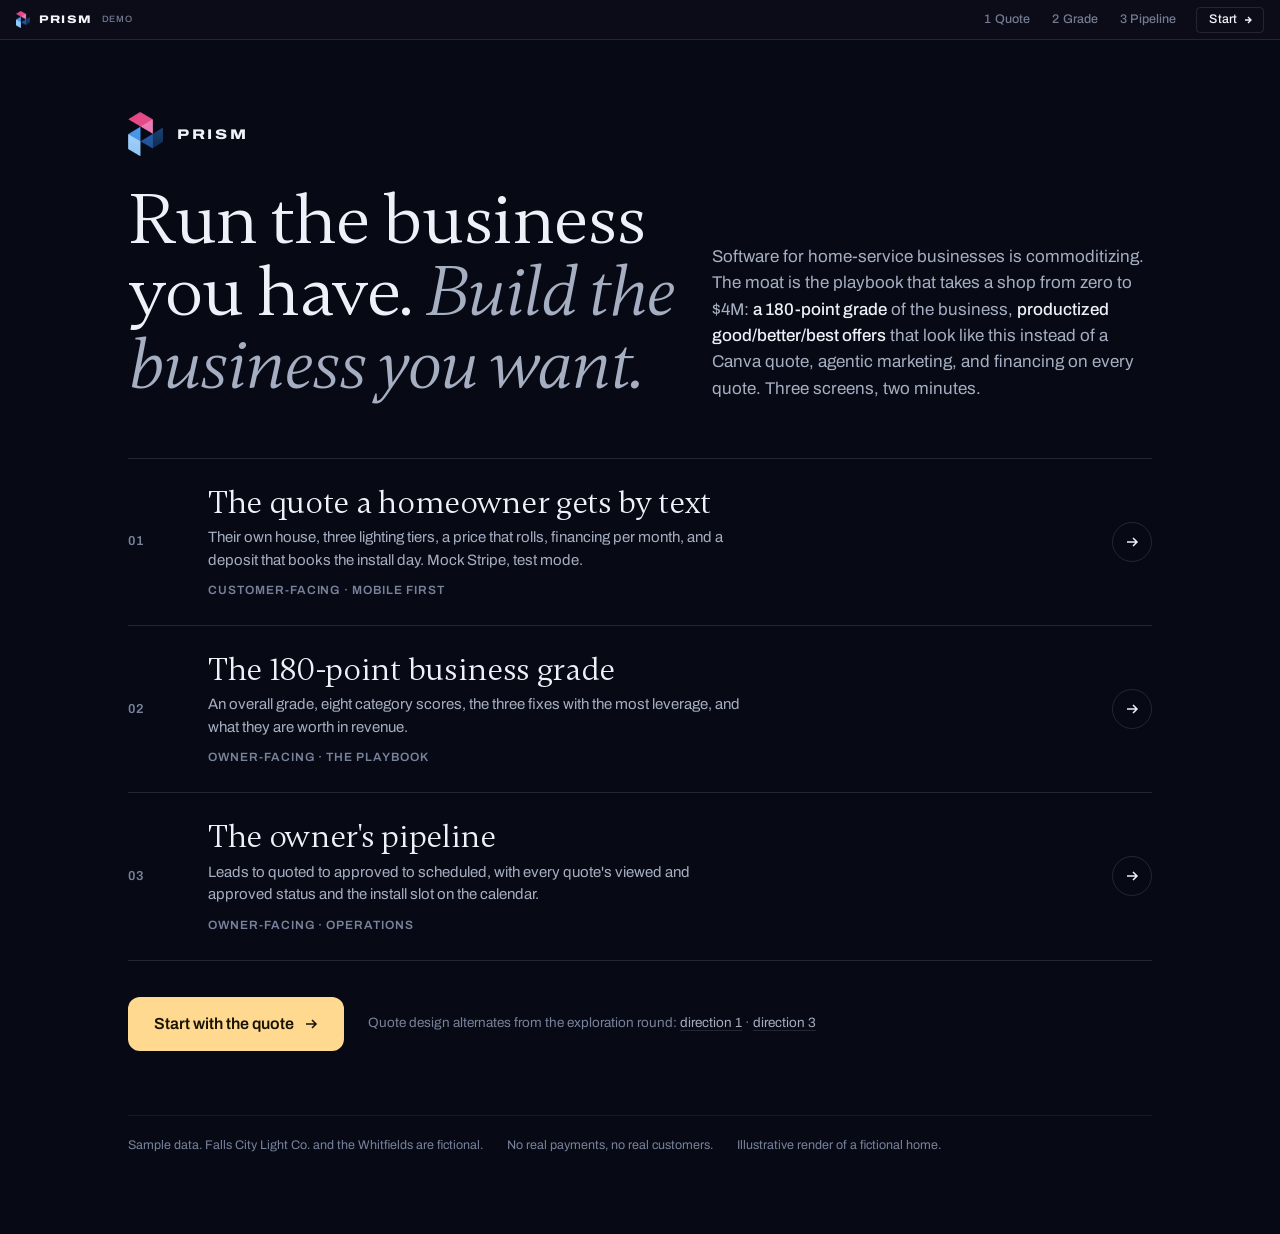
<file: demo/index.html>
<!doctype html>
<html lang="en">
<head>
<meta charset="utf-8">
<meta name="viewport" content="width=device-width, initial-scale=1, viewport-fit=cover">
<title>Prism demo · three screens, two minutes</title>
<meta name="description" content="A clickable demo of Prism: the homeowner quote, the business grade, and the owner pipeline. Sample data.">
<meta name="robots" content="noindex">
<meta name="theme-color" content="#070A14">
<link rel="icon" href="../favicon.png" type="image/png">
<link rel="stylesheet" href="fonts/fonts.css">
<link rel="stylesheet" href="demo.css">
<style>
:root{
  --night:#070A14;--night-2:#0C1020;--ink:#EEF1F8;--ink-2:#A6AEC2;--ink-3:#78829B;
  --rule:rgba(238,241,248,.12);--rule-soft:rgba(238,241,248,.07);--lamp:#FFD98F;--lamp-ink:#1A1304;
  --pink:#E44B87;--blue:#4998EF;
  --serif:"Gambetta",Georgia,serif;--sans:"Archivo","Helvetica Neue",Arial,system-ui,sans-serif;
  --ease:cubic-bezier(.2,.8,.2,1);
}
*{box-sizing:border-box}
html{background:var(--night);color-scheme:dark}
body{margin:0;min-height:100vh;background:var(--night);color:var(--ink);font-family:var(--sans);font-size:15px;line-height:1.5;-webkit-font-smoothing:antialiased}
::selection{background:var(--lamp);color:var(--lamp-ink)}
:focus-visible{outline:2px solid var(--lamp);outline-offset:3px}
h1,h2,p,ol{margin:0}ol{padding:0;list-style:none}

.wrap{max-width:1120px;margin:0 auto;padding:clamp(40px,8vh,96px) clamp(20px,4vw,48px) 80px}
.head{display:grid;grid-template-columns:1fr;gap:28px;align-items:end}
.mark{display:flex;align-items:center;gap:14px}
.mark img{height:44px;width:auto}
.mark span{font-weight:800;font-stretch:125%;letter-spacing:.2em;font-size:14px}
.h1{margin-top:28px;font-family:var(--serif);font-weight:400;font-size:clamp(38px,6vw,72px);line-height:1;letter-spacing:-.02em;text-wrap:balance;max-width:16ch}
.h1 em{font-style:italic;color:var(--ink-2)}
.thesis{margin-top:22px;max-width:56ch;font-size:17px;line-height:1.55;color:var(--ink-2)}
.thesis b{color:var(--ink);font-weight:500}

.screens{margin-top:56px;border-top:1px solid var(--rule)}
.screen{
  display:grid;grid-template-columns:56px 1fr auto;gap:0 24px;align-items:center;
  padding:26px 0;border-bottom:1px solid var(--rule);text-decoration:none;color:inherit;
  transition:background .25s;
}
.screen:hover{background:var(--night-2)}
.screen:hover .go{transform:translateX(4px)}
.n{font-weight:600;font-size:13px;color:var(--ink-3);letter-spacing:.06em}
.t{display:block;font-family:var(--serif);font-size:clamp(24px,3vw,32px);letter-spacing:-.01em;line-height:1.1}
.d{display:block;margin-top:6px;color:var(--ink-2);font-size:15px;max-width:60ch}
.who{display:block;margin-top:10px;font-size:12px;font-weight:600;letter-spacing:.08em;text-transform:uppercase;color:var(--ink-3)}
.go{width:40px;height:40px;border-radius:50%;border:1px solid var(--rule);display:grid;place-items:center;color:var(--ink);transition:transform .3s var(--ease)}
.go svg{width:14px;height:14px}

.start{margin-top:36px;display:flex;flex-wrap:wrap;gap:14px 24px;align-items:center}
.btn{display:inline-flex;align-items:center;justify-content:center;gap:10px;min-height:54px;padding:0 26px;border-radius:12px;background:var(--lamp);color:var(--lamp-ink);font-weight:600;font-size:16px;text-decoration:none;transition:background .2s,transform .18s var(--ease)}
.btn:hover{background:#FFE3A8}.btn:active{transform:translateY(1px)}
.alts{font-size:13.5px;color:var(--ink-3)}
.alts a{color:var(--ink-2);text-decoration:underline;text-underline-offset:3px;text-decoration-color:var(--rule)}
.alts a:hover{color:var(--ink)}

.fine{margin-top:64px;padding-top:20px;border-top:1px solid var(--rule-soft);font-size:12.5px;color:var(--ink-3);display:flex;flex-wrap:wrap;gap:8px 24px}

@media (min-width:900px){
  .head{grid-template-columns:1.1fr .9fr}
  .thesis{margin-top:0;justify-self:end;max-width:44ch}
}
@media (max-width:600px){
  .screen{grid-template-columns:1fr auto;gap:0 16px}
  .n{grid-column:1 / -1;margin-bottom:6px}
}
</style>
</head>
<body>
<header class="demo-strip">
  <a class="brand" href="index.html" aria-current="page"><img src="../logo.png" alt="" width="14" height="18">PRISM <small>DEMO</small></a>
  <nav aria-label="Demo screens">
    <a href="quote.html">1 Quote</a>
    <a href="grade.html">2 Grade</a>
    <a href="pipeline.html">3 Pipeline</a>
    <a class="next" href="quote.html"><span>Start</span><svg viewBox="0 0 10 10" fill="none" stroke="currentColor" stroke-width="1.4"><path d="M2 5h6M5 2l3 3-3 3"/></svg></a>
  </nav>
</header>

<main class="wrap">
  <div class="head">
    <div>
      <p class="mark"><img src="../logo.png" alt="Prism" width="35" height="44"><span>PRISM</span></p>
      <h1 class="h1">Run the business you have. <em>Build the business you want.</em></h1>
    </div>
    <p class="thesis">Software for home-service businesses is commoditizing. The moat is the playbook that takes a shop from zero to $4M: <b>a 180-point grade</b> of the business, <b>productized good/better/best offers</b> that look like this instead of a Canva quote, agentic marketing, and financing on every quote. Three screens, two minutes.</p>
  </div>

  <ol class="screens">
    <li><a class="screen" href="quote.html">
      <span class="n">01</span>
      <span><span class="t">The quote a homeowner gets by text</span><span class="d">Their own house, three lighting tiers, a price that rolls, financing per month, and a deposit that books the install day. Mock Stripe, test mode.</span><span class="who">Customer-facing · mobile first</span></span>
      <span class="go" aria-hidden="true"><svg viewBox="0 0 14 14" fill="none" stroke="currentColor" stroke-width="1.5"><path d="M2 7h10M8 3l4 4-4 4"/></svg></span>
    </a></li>
    <li><a class="screen" href="grade.html">
      <span class="n">02</span>
      <span><span class="t">The 180-point business grade</span><span class="d">An overall grade, eight category scores, the three fixes with the most leverage, and what they are worth in revenue.</span><span class="who">Owner-facing · the playbook</span></span>
      <span class="go" aria-hidden="true"><svg viewBox="0 0 14 14" fill="none" stroke="currentColor" stroke-width="1.5"><path d="M2 7h10M8 3l4 4-4 4"/></svg></span>
    </a></li>
    <li><a class="screen" href="pipeline.html">
      <span class="n">03</span>
      <span><span class="t">The owner's pipeline</span><span class="d">Leads to quoted to approved to scheduled, with every quote's viewed and approved status and the install slot on the calendar.</span><span class="who">Owner-facing · operations</span></span>
      <span class="go" aria-hidden="true"><svg viewBox="0 0 14 14" fill="none" stroke="currentColor" stroke-width="1.5"><path d="M2 7h10M8 3l4 4-4 4"/></svg></span>
    </a></li>
  </ol>

  <div class="start">
    <a class="btn" href="quote.html">Start with the quote<svg width="14" height="14" viewBox="0 0 14 14" fill="none" stroke="currentColor" stroke-width="1.6" aria-hidden="true"><path d="M2 7h10M8 3l4 4-4 4"/></svg></a>
    <p class="alts">Quote design alternates from the exploration round: <a href="quote.html?dir=1">direction 1</a> · <a href="quote.html?dir=3">direction 3</a></p>
  </div>

  <p class="fine"><span>Sample data. Falls City Light Co. and the Whitfields are fictional.</span><span>No real payments, no real customers.</span><span>Illustrative render of a fictional home.</span></p>
</main>
</body>
</html>
</file>
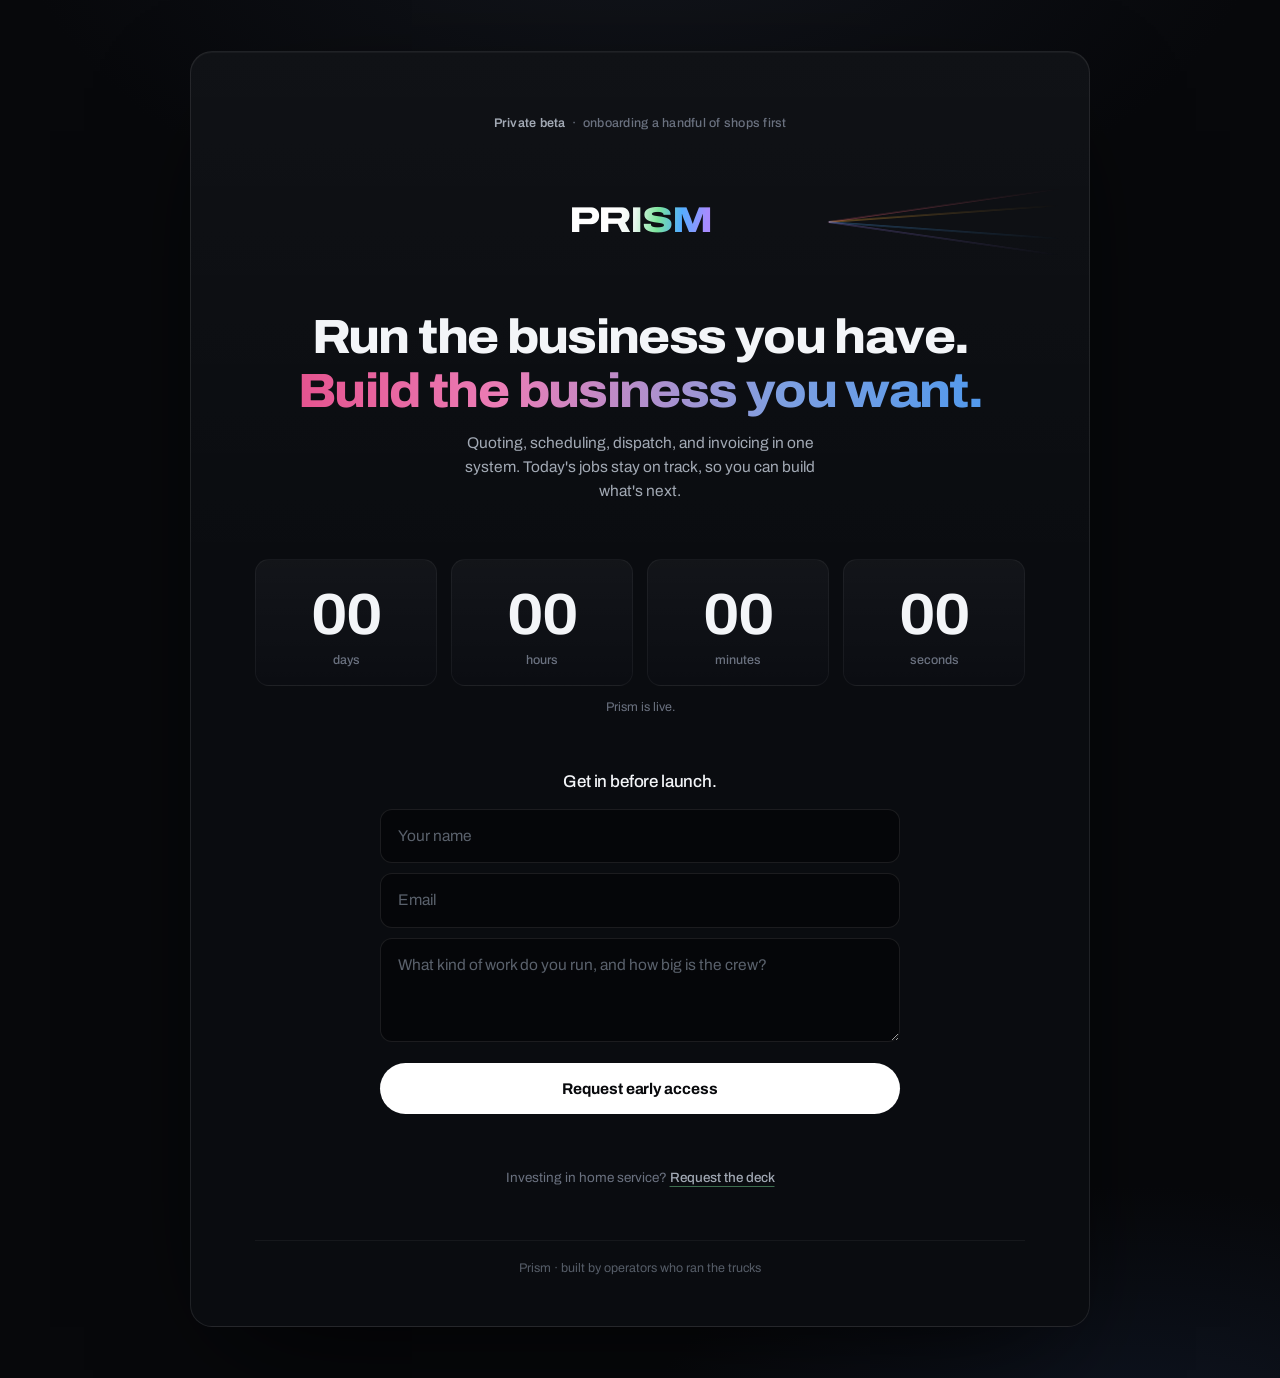
<file: prism-splash.html>
<!DOCTYPE html>
<html lang="en">
<head>
<meta charset="utf-8">
<meta name="viewport" content="width=device-width, initial-scale=1">
<title>Prism — Run the business you have. Build the business you want.</title>
<meta name="description" content="Run the business you have. Build the business you want. Quoting, scheduling, dispatch, and invoicing in one system, so today's jobs stay on track. Request early access.">

<!-- ============================================================
     TWO THINGS TO SET (both are right here):
       1. LAUNCH  — your launch date/time
       2. FORM_ENDPOINT — where signups get sent. Until you set
          this, the form validates and shows the thank-you state
          but does NOT store anything.
     ============================================================ -->

<link rel="preconnect" href="https://fonts.googleapis.com">
<link rel="preconnect" href="https://fonts.gstatic.com" crossorigin>
<link href="https://fonts.googleapis.com/css2?family=Archivo:ital,wdth,wght@0,62..125,100..900&display=swap" rel="stylesheet">

<style>
  :root{
    --bg:        #07080B;
    --bg-lift:   #0B0D12;
    --panel:     #0A0C10;
    --field:     #050609;
    --line:      rgba(255,255,255,.09);
    --line-soft: rgba(255,255,255,.05);
    --ink:       #F3F5F8;
    --ink-mid:   #A2A9B4;
    --ink-dim:   #6B7280;

    /* refraction ramp — the only color in the page */
    --r1:#FF6B7F; --r2:#FFB53D; --r3:#7BE49B; --r4:#54AEFF; --r5:#A88BFF;

    --sans: "Archivo", "Helvetica Neue", Arial, system-ui, sans-serif;
  }

  *{box-sizing:border-box}

  html,body{margin:0;padding:0}
  body{
    min-height:100vh;
    background:
      radial-gradient(900px 520px at 50% -8%, #12151C 0%, rgba(18,21,28,0) 70%),
      radial-gradient(700px 420px at 88% 108%, #101725 0%, rgba(16,23,37,0) 72%),
      var(--bg);
    color:var(--ink);
    font-family:var(--sans);
    font-weight:400;
    -webkit-font-smoothing:antialiased;
    display:flex;
    align-items:center;
    justify-content:center;
    padding:clamp(16px,4vw,56px);
  }

  .frame{
    width:100%;
    max-width:900px;
    background:linear-gradient(180deg, rgba(255,255,255,.022), rgba(255,255,255,0) 42%), var(--panel);
    border:1px solid var(--line);
    border-radius:22px;
    padding:clamp(28px,5vw,72px) clamp(20px,5vw,64px) clamp(30px,4vw,56px);
    box-shadow:0 1px 0 rgba(255,255,255,.04) inset, 0 40px 120px -40px rgba(0,0,0,.9);
  }

  /* ---------- hero ---------- */

  .eyebrow{
    margin:0 0 clamp(18px,3vw,28px);
    text-align:center;
    font-size:12.5px;
    font-weight:500;
    letter-spacing:.02em;
    color:var(--ink-dim);
  }
  .eyebrow b{
    font-weight:600;
    color:var(--ink-mid);
  }

  .hero{
    position:relative;
    display:grid;
    place-items:center;
    min-height:clamp(78px,12vw,128px);
    padding:clamp(2px,1vw,8px) 0 clamp(4px,1vw,10px);
  }

  /* light entering left, spectrum leaving right */
  .beam{
    position:absolute;
    inset:0;
    width:100%;
    height:100%;
    pointer-events:none;
    overflow:visible;
  }
  .beam .in{opacity:0;animation:beam-in .9s ease-out .15s forwards}
  .beam .out g{opacity:0;animation:fan .8s ease-out forwards}
  .beam .out g:nth-child(1){animation-delay:.85s}
  .beam .out g:nth-child(2){animation-delay:.92s}
  .beam .out g:nth-child(3){animation-delay:.99s}
  .beam .out g:nth-child(4){animation-delay:1.06s}
  .beam .out g:nth-child(5){animation-delay:1.13s}
  @keyframes beam-in{from{opacity:0;transform:translateX(-24px)}to{opacity:1;transform:none}}
  @keyframes fan{from{opacity:0;transform:translateX(-18px)}to{opacity:.85;transform:none}}

  .wordmark{
    position:relative;
    margin:0;
    font-size:clamp(16px,2.8vw,36px);
    font-weight:800;
    font-stretch:125%;
    line-height:.86;
    letter-spacing:-.035em;
    text-align:center;
    background:linear-gradient(96deg,
      #FFFFFF 0%, #FFFFFF 34%,
      #E9F6EE 46%,
      var(--r3) 62%,
      var(--r4) 78%,
      var(--r5) 96%);
    -webkit-background-clip:text;
    background-clip:text;
    color:transparent;
    -webkit-text-fill-color:transparent;
  }

  .headline{
    margin:clamp(16px,2.6vw,26px) auto 0;
    text-align:center;
    font-size:clamp(18.5px,5.7vw,48px);
    font-weight:800;
    font-stretch:100%;
    line-height:1.06;
    letter-spacing:-.034em;
    color:var(--ink);
  }
  .headline .run,
  .headline .build{
    display:block;
    white-space:nowrap;
  }
  .headline .build{
    margin-top:.06em;
    background:linear-gradient(90deg,#E44B87 0%,#EB7DB6 32%,#7E9FE0 68%,#4998EF 100%);
    -webkit-background-clip:text;
    background-clip:text;
    color:transparent;
    -webkit-text-fill-color:transparent;
  }
  .subline{
    max-width:44ch;
    margin:14px auto 0;
    text-align:center;
    font-size:15.5px;
    line-height:1.55;
    color:var(--ink-mid);
  }

  /* ---------- countdown ---------- */

  .countdown{
    margin:clamp(34px,6vw,56px) 0 0;
  }
  .blocks{
    display:grid;
    grid-template-columns:repeat(4,1fr);
    gap:clamp(8px,1.4vw,14px);
  }
  .block{
    background:linear-gradient(180deg, rgba(255,255,255,.03), rgba(255,255,255,0));
    background-color:var(--bg-lift);
    border:1px solid var(--line-soft);
    border-radius:14px;
    padding:clamp(16px,2.6vw,26px) 8px clamp(12px,2vw,18px);
    text-align:center;
  }
  .num{
    display:block;
    font-size:clamp(30px,6.2vw,58px);
    font-weight:700;
    font-stretch:105%;
    line-height:1;
    letter-spacing:-.03em;
    font-variant-numeric:tabular-nums;
    color:var(--ink);
  }
  .unit{
    display:block;
    margin-top:9px;
    font-size:12.5px;
    font-weight:500;
    color:var(--ink-dim);
  }
  .until{
    margin:14px 0 0;
    text-align:center;
    font-size:12.5px;
    color:var(--ink-dim);
  }

  /* ---------- form ---------- */

  .signup{
    margin:clamp(36px,6vw,58px) auto 0;
    max-width:520px;
  }
  .signup h2{
    margin:0 0 18px;
    text-align:center;
    font-size:17px;
    font-weight:500;
    letter-spacing:-.01em;
    color:var(--ink);
  }
  .sr{
    position:absolute;
    width:1px;height:1px;
    padding:0;margin:-1px;
    overflow:hidden;
    clip:rect(0 0 0 0);
    white-space:nowrap;border:0;
  }
  .field{
    width:100%;
    background:var(--field);
    border:1px solid var(--line);
    border-radius:12px;
    padding:15px 17px;
    margin-bottom:10px;
    color:var(--ink);
    font-family:inherit;
    font-size:15.5px;
    line-height:1.45;
    transition:border-color .18s ease, box-shadow .18s ease;
  }
  .field::placeholder{color:#5A616C}
  .field:focus{
    outline:none;
    border-color:rgba(123,228,155,.55);
    box-shadow:0 0 0 3px rgba(84,174,255,.14);
  }
  textarea.field{min-height:104px;resize:vertical}

  .cta{
    width:100%;
    margin-top:8px;
    padding:17px 22px;
    border:0;
    border-radius:999px;
    background:#FFFFFF;
    color:#08090C;
    font-family:inherit;
    font-size:15.5px;
    font-weight:700;
    letter-spacing:-.005em;
    cursor:pointer;
    transition:transform .14s ease, box-shadow .2s ease, opacity .2s ease;
  }
  .cta:hover{
    box-shadow:0 0 0 1px rgba(255,255,255,.5), 0 14px 46px -14px rgba(123,228,155,.45), 0 14px 46px -18px rgba(84,174,255,.4);
  }
  .cta:active{transform:translateY(1px)}
  .cta:disabled{opacity:.6;cursor:default;box-shadow:none}
  .cta:focus-visible, .field:focus-visible{outline:2px solid #7BE49B;outline-offset:2px}

  .note{
    margin:14px 0 0;
    text-align:center;
    font-size:13px;
    line-height:1.5;
    color:var(--ink-dim);
    min-height:20px;
  }
  .note.err{color:#FF8A9B}
  .note.ok{color:#7BE49B}

  .switch{
    margin:20px 0 0;
    text-align:center;
    font-size:13.5px;
    line-height:1.5;
    color:var(--ink-dim);
  }
  .link{
    padding:0;
    border:0;
    background:none;
    font-family:inherit;
    font-size:inherit;
    font-weight:500;
    color:var(--ink-mid);
    cursor:pointer;
    text-decoration:underline;
    text-decoration-color:rgba(123,228,155,.45);
    text-decoration-thickness:1px;
    text-underline-offset:4px;
    transition:color .16s ease, text-decoration-color .16s ease;
  }
  .link:hover{
    color:var(--ink);
    text-decoration-color:rgba(123,228,155,.9);
  }
  .link:focus-visible{outline:2px solid #7BE49B;outline-offset:3px;border-radius:3px}

  .done{
    text-align:center;
    padding:26px 0 6px;
  }
  .done p{margin:0;font-size:16.5px;font-weight:500;color:var(--ink)}
  .done span{display:block;margin-top:8px;font-size:14px;font-weight:400;color:var(--ink-mid)}

  .foot{
    margin:clamp(34px,5vw,52px) 0 0;
    padding-top:20px;
    border-top:1px solid var(--line-soft);
    text-align:center;
    font-size:12.5px;
    color:#565D68;
  }

  [hidden]{display:none !important}

  @media (max-width:560px){
    .blocks{grid-template-columns:repeat(2,1fr)}
    .wordmark{letter-spacing:-.03em}
    body{padding:12px 10px}
    .frame{padding:22px 12px 26px}
  }
  @media (min-width:900px){
    .headline{font-stretch:108%}
  }

  @media (prefers-reduced-motion:reduce){
    .beam .in, .beam .out g{animation:none;opacity:.85}
    .cta, .field{transition:none}
  }
</style>
</head>
<body>

<main class="frame">

  <p class="eyebrow"><b>Private beta</b> &nbsp;·&nbsp; onboarding a handful of shops first</p>

  <div class="hero">
    <svg class="beam" viewBox="0 0 1000 220" preserveAspectRatio="none" aria-hidden="true">
      <defs>
        <linearGradient id="pin" x1="0" x2="1">
          <stop offset="0" stop-color="#fff" stop-opacity="0"/>
          <stop offset="1" stop-color="#fff" stop-opacity=".5"/>
        </linearGradient>
        <linearGradient id="p1" x1="0" x2="1"><stop offset="0" stop-color="var(--r1)" stop-opacity=".75"/><stop offset="1" stop-color="var(--r1)" stop-opacity="0"/></linearGradient>
        <linearGradient id="p2" x1="0" x2="1"><stop offset="0" stop-color="var(--r2)" stop-opacity=".75"/><stop offset="1" stop-color="var(--r2)" stop-opacity="0"/></linearGradient>
        <linearGradient id="p3" x1="0" x2="1"><stop offset="0" stop-color="var(--r3)" stop-opacity=".8"/><stop offset="1" stop-color="var(--r3)" stop-opacity="0"/></linearGradient>
        <linearGradient id="p4" x1="0" x2="1"><stop offset="0" stop-color="var(--r4)" stop-opacity=".75"/><stop offset="1" stop-color="var(--r4)" stop-opacity="0"/></linearGradient>
        <linearGradient id="p5" x1="0" x2="1"><stop offset="0" stop-color="var(--r5)" stop-opacity=".7"/><stop offset="1" stop-color="var(--r5)" stop-opacity="0"/></linearGradient>
      </defs>

      <!-- white light in -->
      <g class="in">
        <line x1="-40" y1="110" x2="255" y2="110" stroke="url(#pin)" stroke-width="1.5"/>
      </g>

      <!-- spectrum out -->
      <g class="out">
        <g><line x1="745" y1="110" x2="1050" y2="52"  stroke="url(#p1)" stroke-width="1.5"/></g>
        <g><line x1="745" y1="110" x2="1050" y2="81"  stroke="url(#p2)" stroke-width="1.5"/></g>
        <g><line x1="745" y1="110" x2="1050" y2="110" stroke="url(#p3)" stroke-width="1.5"/></g>
        <g><line x1="745" y1="110" x2="1050" y2="139" stroke="url(#p4)" stroke-width="1.5"/></g>
        <g><line x1="745" y1="110" x2="1050" y2="168" stroke="url(#p5)" stroke-width="1.5"/></g>
      </g>
    </svg>

    <p class="wordmark">PRISM</p>
  </div>

  <h1 class="headline">
    <span class="run">Run the business you have.</span>
    <span class="build">Build the business you want.</span>
  </h1>
  <p class="subline">Quoting, scheduling, dispatch, and invoicing in one system. Today's jobs stay on track, so you can build what's next.</p>

  <section class="countdown" aria-label="Time until launch">
    <div class="blocks">
      <div class="block"><span class="num" id="d">—</span><span class="unit">days</span></div>
      <div class="block"><span class="num" id="h">—</span><span class="unit">hours</span></div>
      <div class="block"><span class="num" id="m">—</span><span class="unit">minutes</span></div>
      <div class="block"><span class="num" id="s">—</span><span class="unit">seconds</span></div>
    </div>
    <p class="until" id="untilLabel">until launch</p>
  </section>

  <section class="signup">
    <div id="formWrap">
      <h2 id="formTitle">Get in before launch.</h2>

      <label class="sr" for="name" id="nameLabel">Your name</label>
      <input class="field" id="name" name="name" type="text" placeholder="Your name" autocomplete="name">

      <label class="sr" for="email">Email</label>
      <input class="field" id="email" name="email" type="email" placeholder="Email" autocomplete="email" required>

      <label class="sr" for="msg" id="msgLabel">What do you run?</label>
      <textarea class="field" id="msg" name="message" placeholder="What kind of work do you run, and how big is the crew?"></textarea>

      <button class="cta" id="submit" type="button">Request early access</button>
      <p class="note" id="note" role="status" aria-live="polite"></p>

      <p class="switch">
        <span id="switchText">Investing in home service?</span>
        <button class="link" id="modeToggle" type="button">Request the deck</button>
      </p>
    </div>

    <div class="done" id="done" hidden>
      <p id="doneTitle">You're on the list.</p>
      <span id="doneBody">We'll email you before launch — and sooner if a beta seat opens up.</span>
    </div>
  </section>

  <p class="foot">Prism · built by operators who ran the trucks</p>

</main>

<script>
  /* ---- 1. LAUNCH DATE — change this ---- */
  const LAUNCH = new Date("2026-11-04T09:00:00-06:00");

  /* ---- 2. WHERE SIGNUPS GO — paste your endpoint ----
     Works with anything that accepts a JSON POST:
     Formspree  → https://formspree.io/f/xxxxxxx
     Zapier     → catch hook URL
     Your API   → your own route
     Leave empty and the form will still confirm, but nothing is saved. */
  const FORM_ENDPOINT = "";

  /* ---------- countdown ---------- */
  const els = { d: document.getElementById('d'), h: document.getElementById('h'),
                m: document.getElementById('m'), s: document.getElementById('s') };
  const untilLabel = document.getElementById('untilLabel');
  const pad = n => String(n).padStart(2, '0');

  function tick(){
    const diff = LAUNCH - Date.now();
    if (isNaN(diff)) return;
    if (diff <= 0){
      els.d.textContent = els.h.textContent = els.m.textContent = els.s.textContent = '00';
      untilLabel.textContent = 'Prism is live.';
      clearInterval(timer);
      return;
    }
    const s = Math.floor(diff / 1000);
    els.d.textContent = pad(Math.floor(s / 86400));
    els.h.textContent = pad(Math.floor(s % 86400 / 3600));
    els.m.textContent = pad(Math.floor(s % 3600 / 60));
    els.s.textContent = pad(s % 60);
  }
  tick();
  const timer = setInterval(tick, 1000);

  /* ---------- signup ---------- */
  const btn   = document.getElementById('submit');
  const note  = document.getElementById('note');
  const email = document.getElementById('email');
  const msg   = document.getElementById('msg');

  /* two audiences, one form. 'source' tells you which one wrote in. */
  const MODES = {
    operator: {
      title:       'Get in before launch.',
      msgLabel:    'What do you run?',
      msgHint:     'What kind of work do you run, and how big is the crew?',
      cta:         'Request early access',
      switchText:  'Investing in home service?',
      switchCta:   'Request the deck',
      source:      'prism-splash-operator',
      doneTitle:   "You're on the list.",
      doneBody:    "We'll email you before launch — and sooner if a beta seat opens up."
    },
    investor: {
      title:       'Request the Prism deck.',
      msgLabel:    'Your fund or firm',
      msgHint:     'Fund or angel, check size, and what draws you to home service.',
      cta:         'Request the deck',
      switchText:  'Run a home-service business?',
      switchCta:   'Request early access',
      source:      'prism-splash-investor',
      doneTitle:   'Deck request received.',
      doneBody:    "Micah will send materials and find time to talk this week."
    }
  };

  let mode = 'operator';

  function applyMode(){
    const c = MODES[mode];
    document.getElementById('formTitle').textContent  = c.title;
    document.getElementById('msgLabel').textContent   = c.msgLabel;
    msg.placeholder                                   = c.msgHint;
    btn.textContent                                   = c.cta;
    document.getElementById('switchText').textContent = c.switchText;
    document.getElementById('modeToggle').textContent = c.switchCta;
    say('');
  }

  document.getElementById('modeToggle').addEventListener('click', () => {
    mode = mode === 'operator' ? 'investor' : 'operator';
    applyMode();
    document.getElementById('formTitle').scrollIntoView({ block:'nearest', behavior:'smooth' });
  });

  /* deep link: prism.com/?investor sends investors straight to the deck form */
  if (/investor/i.test(location.search) || /investor/i.test(location.hash)){
    mode = 'investor';
  }

  function say(text, kind){
    note.textContent = text;
    note.className = 'note' + (kind ? ' ' + kind : '');
  }

  async function submit(){
    const payload = {
      name:    document.getElementById('name').value.trim(),
      email:   email.value.trim(),
      message: msg.value.trim(),
      source:  MODES[mode].source
    };

    if (!/^[^\s@]+@[^\s@]+\.[^\s@]{2,}$/.test(payload.email)){
      say('That email address is missing something — check it and try again.', 'err');
      email.focus();
      return;
    }

    btn.disabled = true;
    say('Sending…');

    if (!FORM_ENDPOINT){
      console.warn('FORM_ENDPOINT is empty — this signup was not saved anywhere.', payload);
      finish();
      return;
    }

    try {
      const res = await fetch(FORM_ENDPOINT, {
        method: 'POST',
        headers: { 'Content-Type': 'application/json', 'Accept': 'application/json' },
        body: JSON.stringify(payload)
      });
      if (!res.ok) throw new Error(res.status);
      finish();
    } catch (err) {
      btn.disabled = false;
      say('That didn\'t go through. Try again, or email hello@prism.com.', 'err');
    }
  }

  function finish(){
    const c = MODES[mode];
    document.getElementById('doneTitle').textContent = c.doneTitle;
    document.getElementById('doneBody').textContent  = c.doneBody;
    document.getElementById('formWrap').hidden = true;
    document.getElementById('done').hidden = false;
  }

  applyMode();
  btn.addEventListener('click', submit);
  document.querySelectorAll('.field').forEach(f => {
    f.addEventListener('keydown', e => {
      if (e.key === 'Enter' && f.tagName !== 'TEXTAREA'){ e.preventDefault(); submit(); }
    });
  });
</script>
</body>
</html>
</file>
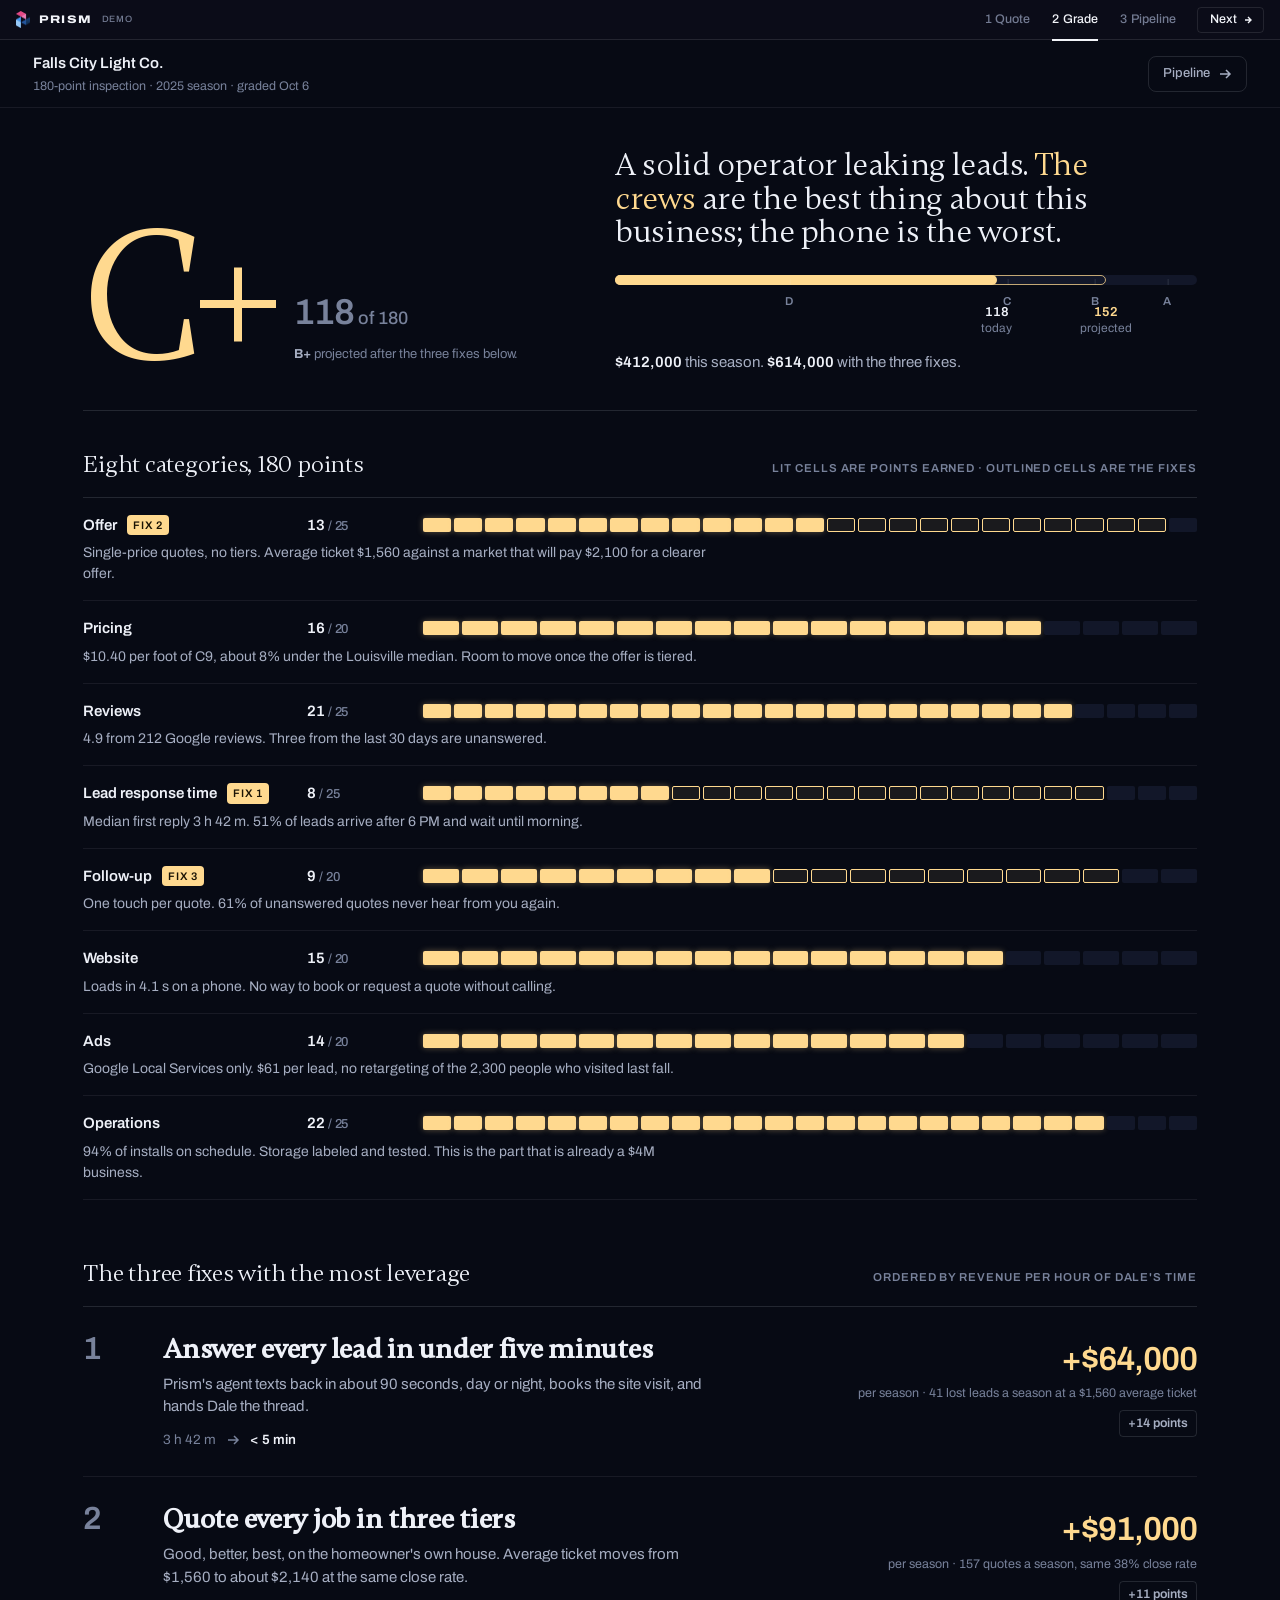
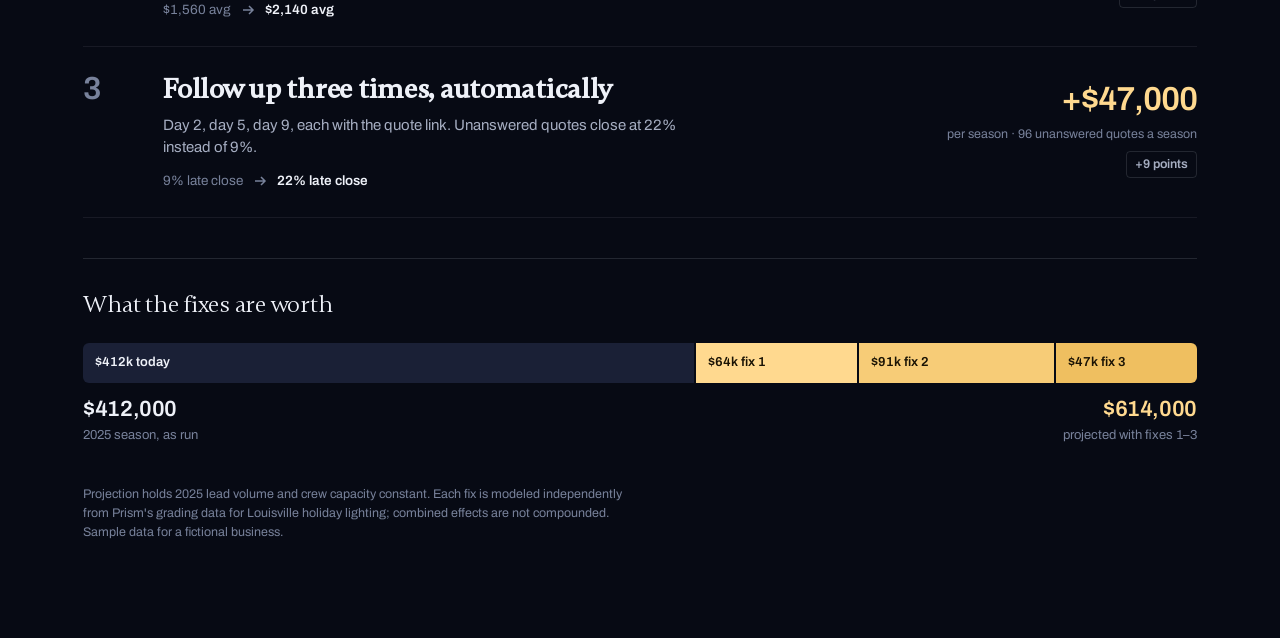
<file: demo/grade.html>
<!doctype html>
<html lang="en">
<head>
<meta charset="utf-8">
<meta name="viewport" content="width=device-width, initial-scale=1, viewport-fit=cover">
<title>180-point inspection · Falls City Light Co. · Prism demo</title>
<meta name="description" content="Prism demo: the owner's business grade. Eight categories, three fixes, projected revenue. Sample data.">
<meta name="robots" content="noindex">
<meta name="theme-color" content="#070A14">
<link rel="icon" href="../favicon.png" type="image/png">
<link rel="stylesheet" href="fonts/fonts.css">
<link rel="stylesheet" href="demo.css">
<link rel="stylesheet" href="owner.css">
<style>
.wrap{max-width:1180px;margin:0 auto;padding:0 var(--pad) 96px}

/* grade hero */
.hero{display:grid;grid-template-columns:1fr;gap:28px;padding:40px 0 36px;border-bottom:1px solid var(--rule)}
.grade{display:flex;align-items:flex-end;gap:22px}
.grade-letter{font-family:var(--serif);font-size:clamp(120px,16vw,188px);line-height:.8;letter-spacing:-.04em;color:var(--lamp)}
.grade-pts{padding-bottom:10px}
.grade-pts .num{font-size:clamp(28px,3vw,36px)}
.grade-pts .num small{font-size:.5em;font-weight:500;color:var(--ink-3);letter-spacing:0;margin-left:4px}
.grade-pts p{margin-top:8px;font-size:13px;color:var(--ink-3);line-height:1.4}
.verdict .h1{font-size:clamp(24px,2.6vw,32px)}
.verdict .h1 b{font-weight:400;color:var(--lamp)}

/* ruler: the only chart on the page */
.ruler{margin-top:26px}
.ruler-track{position:relative;height:10px;border-radius:5px;background:var(--night-3);overflow:visible}
.ruler-fill{position:absolute;left:0;top:0;bottom:0;border-radius:5px;background:var(--lamp);width:0;transition:width 1.2s var(--ease)}
.ruler-proj{position:absolute;left:0;top:0;bottom:0;border-radius:5px;border:1px solid var(--lamp);width:0;opacity:.75;transition:width 1.2s var(--ease) .3s}
.ruler-bands{position:relative;display:flex;margin-top:8px;font-size:11.5px;color:var(--ink-3);font-weight:600;letter-spacing:.06em}
.ruler-bands span{position:absolute;top:0;transform:translateX(-50%)}
.ruler-bands span::before{content:"";position:absolute;left:50%;top:-14px;width:1px;height:6px;background:var(--rule)}
.ruler-marks{position:relative;height:40px;margin-top:4px;font-size:13px}
.ruler-mark{position:absolute;top:8px;transform:translateX(-50%);white-space:nowrap;text-align:center;line-height:1.2}
.ruler-mark b{display:block;font-weight:600;color:var(--ink)}
.ruler-mark small{color:var(--ink-3);font-size:12px}
.ruler-mark.is-proj b{color:var(--lamp)}
.rev{margin-top:14px;font-size:15px;color:var(--ink-2)}
.rev b{color:var(--ink);font-weight:600}

/* categories */
.cats{padding:36px 0 8px}
.cats-head{display:flex;justify-content:space-between;align-items:baseline;gap:16px;padding-bottom:14px;border-bottom:1px solid var(--rule)}
.cats-head h2{font-family:var(--serif);font-weight:400;font-size:24px;letter-spacing:-.01em}
.cat{
  display:grid;grid-template-columns:200px 92px 1fr;gap:6px 24px;align-items:center;
  padding:16px 0;border-bottom:1px solid var(--rule-soft);
}
.cat-name{font-weight:600;font-size:15px;display:flex;align-items:center;gap:10px;flex-wrap:wrap}
.cat-fix{font-size:11px;font-weight:600;letter-spacing:.06em;text-transform:uppercase;color:var(--lamp-ink);background:var(--lamp);border-radius:4px;padding:2px 6px}
.cat-score{font-size:15px;font-weight:600;letter-spacing:-.01em;white-space:nowrap}
.cat-score small{font-weight:500;color:var(--ink-3);font-size:13px}
.cells{display:grid;grid-auto-flow:column;grid-auto-columns:1fr;gap:3px;height:14px;align-items:stretch}
.cell{border-radius:2px;background:var(--night-3);border:1px solid transparent;transition:background .35s var(--ease),border-color .35s,box-shadow .35s;transition-delay:calc(var(--i) * 18ms + var(--row) * 90ms)}
.is-on .cell.is-lit{background:var(--lamp);box-shadow:0 0 6px rgba(255,217,143,.35)}
.is-on .cell.is-gain{border-color:var(--lamp);background:rgba(255,217,143,.08)}
.cat-finding{grid-column:1 / -1;font-size:14px;color:var(--ink-2);max-width:78ch;line-height:1.5}

/* fixes */
.fixes{margin-top:48px}
.fixes-head{display:flex;justify-content:space-between;align-items:baseline;gap:16px;padding-bottom:14px;border-bottom:1px solid var(--rule)}
.fixes-head h2{font-family:var(--serif);font-weight:400;font-size:24px;letter-spacing:-.01em}
.fix{display:grid;grid-template-columns:56px 1fr auto;gap:8px 24px;padding:26px 0;border-bottom:1px solid var(--rule-soft);align-items:start}
.fix-n{font-weight:600;font-size:32px;letter-spacing:-.03em;color:var(--ink-3);line-height:1}
.fix-title{font-family:var(--serif);font-size:clamp(22px,2.4vw,28px);letter-spacing:-.01em;line-height:1.15}
.fix-how{margin-top:8px;color:var(--ink-2);max-width:62ch;font-size:15px}
.fix-delta{margin-top:12px;display:flex;gap:10px;align-items:center;font-size:13.5px;color:var(--ink-3)}
.fix-delta b{color:var(--ink);font-weight:600}
.fix-delta svg{width:14px;height:14px;color:var(--ink-3)}
.fix-impact{text-align:right;min-width:150px}
.fix-impact .num{font-size:clamp(26px,2.6vw,34px);color:var(--lamp)}
.fix-impact p{margin-top:4px;font-size:12.5px;color:var(--ink-3);line-height:1.35}
.fix-impact .pts{display:inline-block;margin-top:8px;font-size:12.5px;font-weight:600;color:var(--ink-2);border:1px solid var(--rule);border-radius:4px;padding:3px 8px}

/* ladder */
.ladder{margin-top:40px;padding-top:28px;border-top:1px solid var(--rule)}
.ladder h2{font-family:var(--serif);font-weight:400;font-size:24px;letter-spacing:-.01em}
.ladder-bar{display:flex;height:40px;margin-top:20px;border-radius:6px;overflow:hidden;gap:2px}
.seg{position:relative;height:100%;display:flex;align-items:center;padding:0 12px;font-size:13px;font-weight:600;white-space:nowrap;overflow:hidden;min-width:0;transform-origin:left;transition:flex-grow 1s var(--ease)}
.seg-now{background:var(--night-4);color:var(--ink)}
.seg-fix{background:var(--lamp);color:var(--lamp-ink)}
.seg-fix:nth-child(3){background:#F7CC77}
.seg-fix:nth-child(4){background:#EFBF60}
.ladder-ends{display:flex;justify-content:space-between;margin-top:10px;font-size:13px;color:var(--ink-3)}
.ladder-ends b{display:block;font-size:22px;font-weight:600;letter-spacing:-.02em;color:var(--ink)}
.ladder-ends .to b{color:var(--lamp)}
.ladder-ends .to{text-align:right}
.fine{margin-top:40px;font-size:12.5px;color:var(--ink-3);line-height:1.5;max-width:80ch}

@media (min-width:980px){
  .hero{grid-template-columns:minmax(380px,.9fr) 1.1fr;gap:56px;align-items:end}
}
@media (max-width:760px){
  .cats-head,.fixes-head{flex-direction:column;align-items:flex-start;gap:6px}
  .cats-head h2,.fixes-head h2{font-size:22px}
  .cat{grid-template-columns:1fr auto}
  .cells{grid-column:1 / -1}
  .fix{grid-template-columns:1fr}
  .fix-n{font-size:22px}
  .fix-impact{text-align:left;display:grid;grid-template-columns:auto 1fr;gap:4px 14px;align-items:baseline;margin-top:6px}
  .fix-impact .pts{grid-column:1;justify-self:start}
  .fix-impact p{grid-column:2;grid-row:1}
  .grade{gap:14px}
  .seg{padding:0 8px;font-size:11.5px}
  .seg span{display:none}
}
</style>
</head>
<body>
<header class="demo-strip">
  <a class="brand" href="index.html"><img src="../logo.png" alt="" width="14" height="18">PRISM <small>DEMO</small></a>
  <nav aria-label="Demo screens">
    <a href="quote.html">1 Quote</a>
    <a href="grade.html" aria-current="page">2 Grade</a>
    <a href="pipeline.html">3 Pipeline</a>
    <a class="next" href="pipeline.html"><span>Next</span><svg viewBox="0 0 10 10" fill="none" stroke="currentColor" stroke-width="1.4"><path d="M2 5h6M5 2l3 3-3 3"/></svg></a>
  </nav>
</header>

<header class="top">
  <div class="top-co">
    <span class="co-name" id="biz"></span>
    <span class="co-sub">180-point inspection · <span id="period"></span> · graded <span id="graded"></span></span>
  </div>
  <div class="top-actions">
    <a class="ghost" href="pipeline.html">Pipeline<svg viewBox="0 0 14 14" fill="none" stroke="currentColor" stroke-width="1.5" aria-hidden="true"><path d="M2 7h10M8 3l4 4-4 4"/></svg></a>
  </div>
</header>

<main class="wrap">
  <section class="hero" aria-labelledby="verdict">
    <div class="grade">
      <p class="grade-letter" id="letter" aria-label="Grade"></p>
      <div class="grade-pts">
        <p class="num"><span id="earned"></span><small>of <span id="total"></span></small></p>
        <p><b class="mid" id="proj-grade"></b> projected after the three fixes below.</p>
      </div>
    </div>
    <div class="verdict">
      <h1 class="h1" id="verdict"></h1>
      <div class="ruler" role="img" aria-labelledby="ruler-desc">
        <p class="sr" id="ruler-desc"></p>
        <div class="ruler-track"><div class="ruler-proj" id="ruler-proj"></div><div class="ruler-fill" id="ruler-fill"></div></div>
        <div class="ruler-bands" id="bands" aria-hidden="true"></div>
        <div class="ruler-marks" id="marks" aria-hidden="true"></div>
      </div>
      <p class="rev"><b id="rev-now"></b> this season. <b class="mid" id="rev-proj"></b> with the three fixes.</p>
    </div>
  </section>

  <section class="cats" aria-labelledby="cats-h">
    <header class="cats-head"><h2 id="cats-h">Eight categories, 180 points</h2><span class="label">Lit cells are points earned · outlined cells are the fixes</span></header>
    <ol id="cats"></ol>
  </section>

  <section class="fixes" aria-labelledby="fixes-h">
    <header class="fixes-head"><h2 id="fixes-h">The three fixes with the most leverage</h2><span class="label">Ordered by revenue per hour of Dale's time</span></header>
    <ol id="fixes"></ol>
  </section>

  <section class="ladder" aria-labelledby="ladder-h">
    <h2 id="ladder-h">What the fixes are worth</h2>
    <div class="ladder-bar" id="ladder" role="img" aria-label="Revenue ladder"></div>
    <div class="ladder-ends">
      <div><b id="l-now"></b>2025 season, as run</div>
      <div class="to"><b id="l-proj"></b>projected with fixes 1–3</div>
    </div>
    <p class="fine">Projection holds 2025 lead volume and crew capacity constant. Each fix is modeled independently from Prism's grading data for Louisville holiday lighting; combined effects are not compounded. Sample data for a fictional business.</p>
  </section>
</main>

<script src="data.js"></script>
<script>
(function(){
  const G = window.PRISM_GRADE;
  const $ = (s) => document.querySelector(s);
  const money = (n) => "$" + n.toLocaleString("en-US");
  const k = (n) => "$" + Math.round(n / 1000) + "k";
  const fmt = (iso) => new Date(iso + "T12:00:00").toLocaleDateString("en-US", { month: "short", day: "numeric" });

  $("#biz").textContent = G.business; $("#period").textContent = G.period; $("#graded").textContent = fmt(G.gradedOn);
  $("#letter").textContent = G.grade; $("#earned").textContent = G.earned; $("#total").textContent = G.total;
  $("#proj-grade").textContent = G.projectedGrade;
  $("#verdict").innerHTML = G.verdict.replace("The crews", "<b>The crews</b>");
  $("#rev-now").textContent = money(G.revenue.current); $("#rev-proj").textContent = money(G.revenue.projected);
  $("#ruler-desc").textContent = `${G.earned} of ${G.total} points, grade ${G.grade}. Projected ${G.projected}, grade ${G.projectedGrade}.`;

  const pct = (n) => (n / G.total * 100).toFixed(1) + "%";
  G.bands.forEach(([letter, from], i) => {
    const to = i === 0 ? G.total : G.bands[i - 1][1];
    const s = document.createElement("span");
    s.textContent = letter; s.style.left = pct((from + to) / 2);
    $("#bands").appendChild(s);
  });
  const mk = (n, label, cls) => { const d = document.createElement("div"); d.className = "ruler-mark " + (cls || ""); d.style.left = pct(n); d.innerHTML = `<b>${n}</b><small>${label}</small>`; $("#marks").appendChild(d); };
  mk(G.earned, "today"); mk(G.projected, "projected", "is-proj");

  const fixByCat = Object.fromEntries(G.fixes.map((f) => [f.category, f.n]));
  G.categories.forEach((c, row) => {
    const li = document.createElement("li"); li.className = "cat"; li.style.setProperty("--row", row);
    const cells = Array.from({ length: c.possible }, (_, i) => {
      const lit = i < c.earned, gain = !lit && i < c.earned + c.gain;
      return `<i class="cell ${lit ? "is-lit" : gain ? "is-gain" : ""}" style="--i:${i}"></i>`;
    }).join("");
    li.innerHTML = `
      <span class="cat-name">${c.name}${fixByCat[c.id] ? `<span class="cat-fix">Fix ${fixByCat[c.id]}</span>` : ""}</span>
      <span class="cat-score">${c.earned}<small> / ${c.possible}</small></span>
      <span class="cells" role="img" aria-label="${c.earned} of ${c.possible} points${c.gain ? `, ${c.gain} more projected` : ""}">${cells}</span>
      <p class="cat-finding">${c.finding}</p>`;
    $("#cats").appendChild(li);
  });

  G.fixes.forEach((f) => {
    const li = document.createElement("li"); li.className = "fix";
    li.innerHTML = `
      <span class="fix-n">${f.n}</span>
      <div>
        <h3 class="fix-title">${f.title}</h3>
        <p class="fix-how">${f.how}</p>
        <p class="fix-delta"><span>${f.from}</span><svg viewBox="0 0 14 14" fill="none" stroke="currentColor" stroke-width="1.5" aria-hidden="true"><path d="M2 7h10M8 3l4 4-4 4"/></svg><b>${f.to}</b></p>
      </div>
      <div class="fix-impact">
        <p class="num">+${money(f.revenue)}</p>
        <p>per season · ${f.basis}</p>
        <span class="pts">+${f.points} points</span>
      </div>`;
    $("#fixes").appendChild(li);
  });

  const total = G.revenue.projected;
  const seg = (cls, n, label) => { const d = document.createElement("div"); d.className = "seg " + cls; d.style.flexGrow = n; d.title = `${label} ${money(n)}`; d.innerHTML = `${k(n)}<span>&nbsp;${label}</span>`; return d; };
  $("#ladder").appendChild(seg("seg-now", G.revenue.current, "today"));
  G.fixes.forEach((f) => $("#ladder").appendChild(seg("seg-fix", f.revenue, "fix " + f.n)));
  $("#l-now").textContent = money(G.revenue.current); $("#l-proj").textContent = money(total);

  /* one orchestrated entrance: the ruler fills, then every earned cell lights in sequence */
  requestAnimationFrame(() => requestAnimationFrame(() => {
    $("#ruler-fill").style.width = pct(G.earned);
    $("#ruler-proj").style.width = pct(G.projected);
    document.body.classList.add("is-on");
  }));
})();
</script>
</body>
</html>
</file>
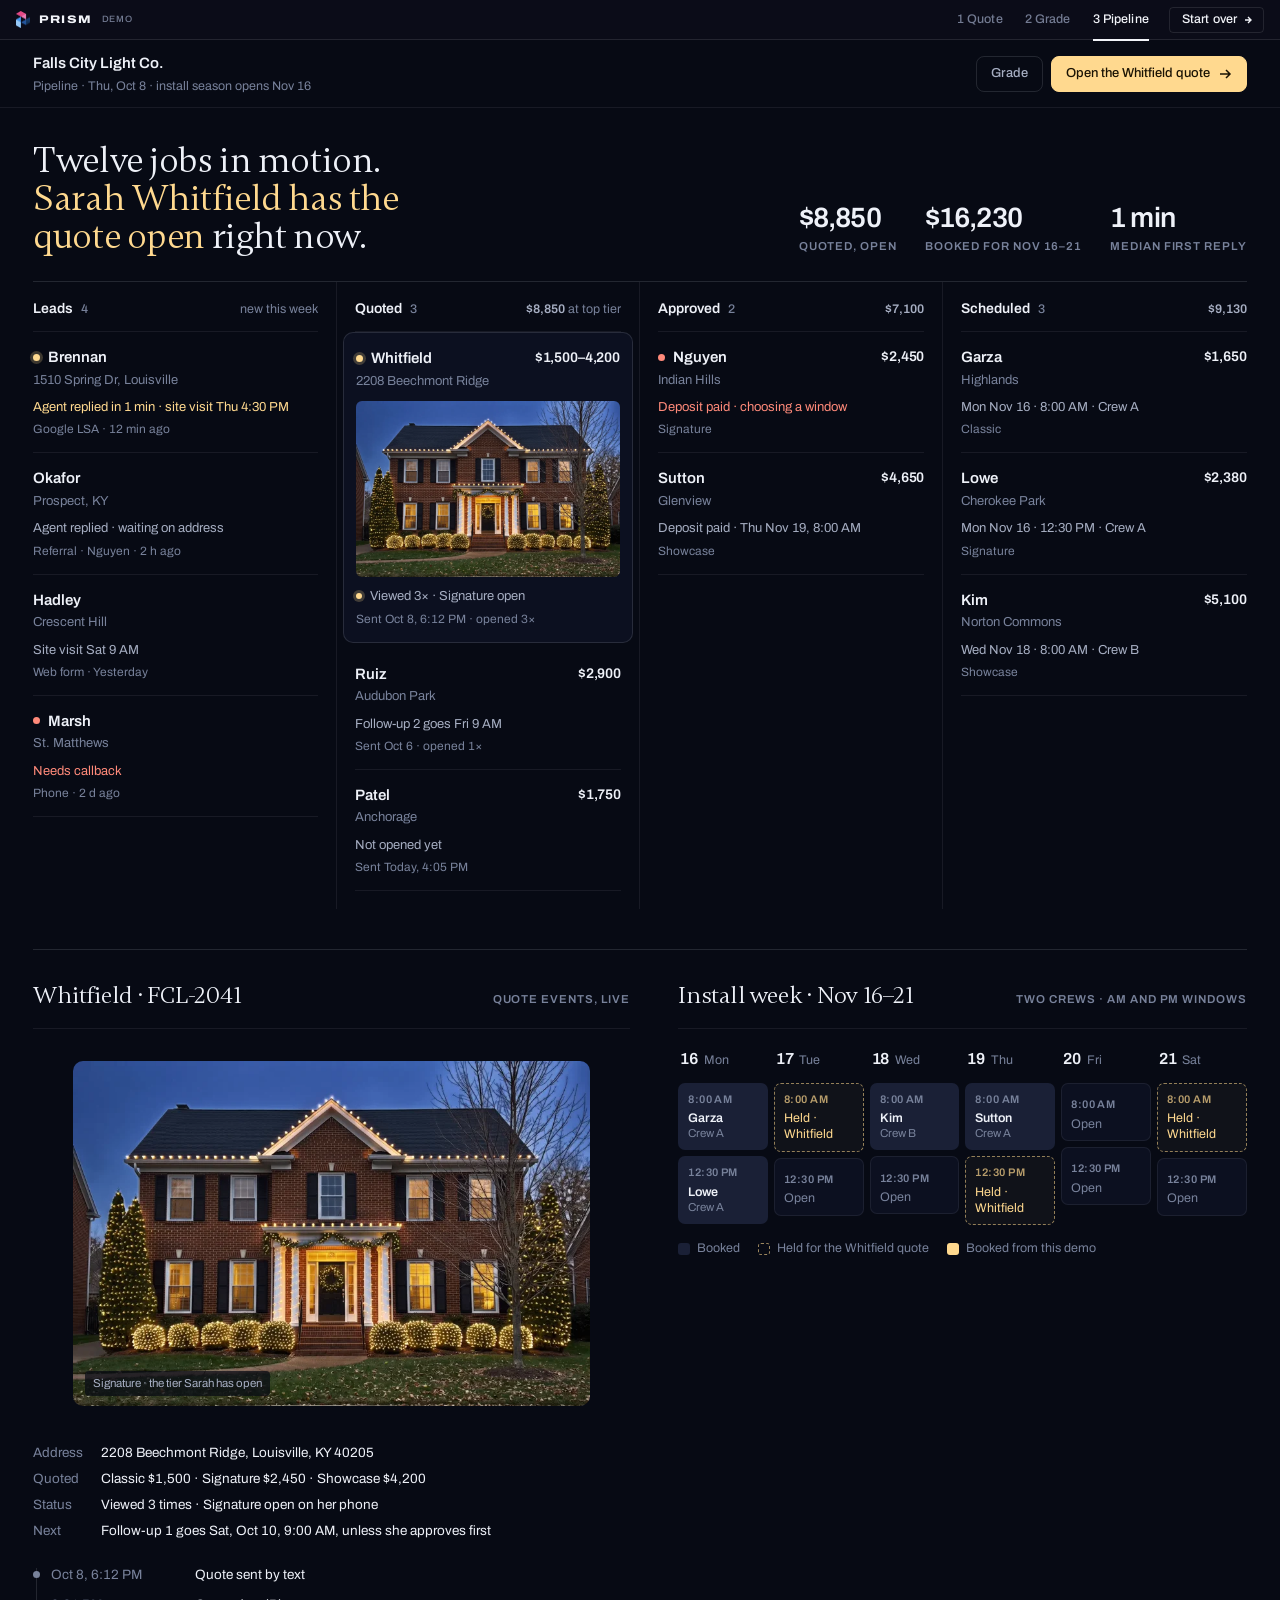
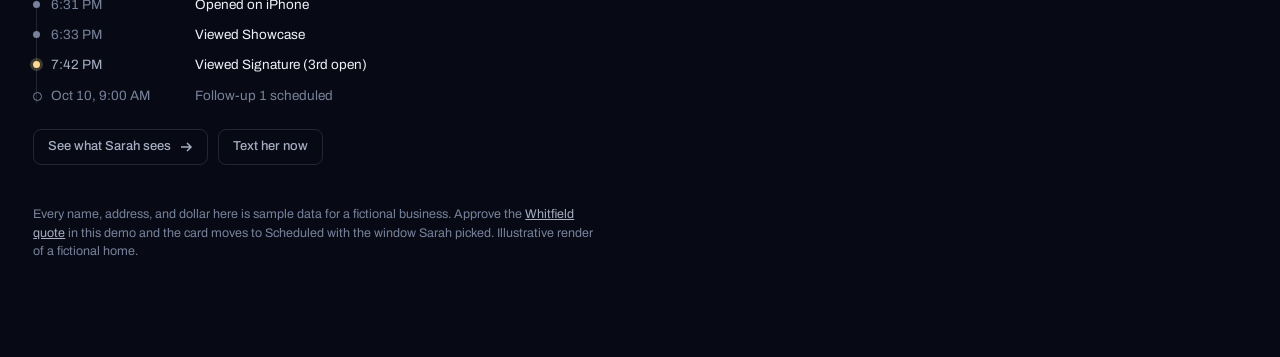
<file: demo/pipeline.html>
<!doctype html>
<html lang="en">
<head>
<meta charset="utf-8">
<meta name="viewport" content="width=device-width, initial-scale=1, viewport-fit=cover">
<title>Pipeline · Falls City Light Co. · Prism demo</title>
<meta name="robots" content="noindex">
<meta name="theme-color" content="#070A14">
<link rel="icon" href="../favicon.png" type="image/png">
<link rel="preload" href="fonts/gambetta-regular.woff2" as="font" type="font/woff2" crossorigin>
<link rel="preload" href="fonts/archivo-latin.woff2" as="font" type="font/woff2" crossorigin>
<link rel="stylesheet" href="fonts/fonts.css">
<link rel="stylesheet" href="demo.css">
<link rel="stylesheet" href="owner.css">
<style>
.wrap{max-width:1320px;margin:0 auto;padding:0 var(--pad) 96px}

/* headline row */
.lead{display:grid;grid-template-columns:1fr;gap:20px;padding:34px 0 26px;align-items:end}
.lead .h1{font-size:clamp(26px,2.8vw,36px);max-width:22ch}
.lead .h1 b{font-weight:400;color:var(--lamp)}
.figs{display:flex;gap:28px;flex-wrap:wrap}
.fig .num{font-size:clamp(22px,2.2vw,28px)}
.fig .label{display:block;margin-top:6px}

/* board */
.board{display:grid;grid-template-columns:repeat(4,minmax(0,1fr));gap:0;border-top:1px solid var(--rule)}
.col{min-width:0;padding:16px 18px 18px 0;border-right:1px solid var(--rule-soft)}
.col:last-child{border-right:0;padding-right:0}
.col + .col{padding-left:18px}
.col-head{display:flex;align-items:baseline;justify-content:space-between;gap:10px;padding-bottom:12px;border-bottom:1px solid var(--rule-soft)}
.col-name{font-weight:600;font-size:14px;display:flex;align-items:baseline;gap:8px}
.col-count{font-size:12.5px;color:var(--ink-3);font-weight:500}
.col-sum{font-size:12.5px;color:var(--ink-3);white-space:nowrap}
.col-sum b{color:var(--ink-2);font-weight:600}
.cards{display:flex;flex-direction:column}
.card{
  position:relative;display:grid;grid-template-columns:1fr auto;gap:2px 12px;
  padding:14px 0;border-bottom:1px solid var(--rule-soft);text-decoration:none;color:inherit;
  opacity:0;transform:translateY(6px);transition:opacity .5s var(--ease),transform .5s var(--ease);
  transition-delay:calc(var(--i) * 60ms + var(--c) * 40ms);
}
.is-on .card{opacity:1;transform:none}
.card-name{font-weight:600;font-size:15px;display:flex;align-items:center;gap:8px;min-width:0}
.card-name .lamp-dot{width:7px;height:7px;flex:none}
.card-name .lamp-dot.is-live{animation:breathe 2.4s ease-in-out infinite}
.card-name .warn-dot{width:7px;height:7px;border-radius:50%;background:var(--warn);flex:none}
@keyframes breathe{0%,100%{box-shadow:0 0 0 3px var(--lamp-glow)}50%{box-shadow:0 0 0 6px rgba(255,217,143,.08)}}
.card-amt{font-weight:600;font-size:14px;letter-spacing:-.01em;white-space:nowrap;text-align:right}
.card-where{grid-column:1 / -1;font-size:13px;color:var(--ink-3);white-space:nowrap;overflow:hidden;text-overflow:ellipsis}
.card-state{grid-column:1 / -1;margin-top:6px;font-size:13px;color:var(--ink-2);line-height:1.4}
.card-state.is-warn{color:var(--warn)}
.card-state.is-hot{color:var(--lamp)}
.card-meta{grid-column:1 / -1;font-size:12px;color:var(--ink-3);margin-top:2px}
.card.is-featured{padding:14px 12px;margin:0 -12px;border-radius:10px;background:var(--night-2);border:1px solid var(--rule);border-bottom-color:var(--rule);margin-bottom:6px}
.card.is-featured:hover{border-color:var(--ink-3)}
.card.is-featured .thumb{grid-column:1 / -1;margin:8px 0 2px;aspect-ratio:3/2;border-radius:6px;overflow:hidden;background:#05070F}
.card.is-featured .thumb img{width:100%;height:100%;object-fit:cover;display:block}
.card.is-featured .card-state{display:flex;align-items:center;gap:8px}
.card.is-featured .card-state .lamp-dot{width:6px;height:6px}

/* detail + calendar */
.lower{display:grid;grid-template-columns:1fr;gap:40px;margin-top:40px;padding-top:28px;border-top:1px solid var(--rule)}
.sec-head{display:flex;justify-content:space-between;align-items:baseline;gap:16px;padding-bottom:14px;border-bottom:1px solid var(--rule-soft)}
.sec-head h2{font-family:var(--serif);font-weight:400;font-size:24px;letter-spacing:-.01em}
.sec-head .label{text-align:right}

.detail{display:grid;grid-template-columns:1fr;gap:22px;padding-top:18px}
.detail-render{aspect-ratio:3/2;border-radius:10px;overflow:hidden;background:#05070F;position:relative}
.detail-render img{width:100%;height:100%;object-fit:cover;display:block}
.detail-render figcaption{position:absolute;left:12px;bottom:10px;max-width:calc(100% - 24px);white-space:nowrap;overflow:hidden;text-overflow:ellipsis;font-size:11.5px;color:var(--ink-2);background:rgba(7,10,20,.72);padding:4px 8px;border-radius:4px}
.detail-body{display:flex;flex-direction:column;gap:18px;min-width:0}
.kv{display:grid;grid-template-columns:auto 1fr;gap:6px 18px;font-size:13.5px}
.kv dt{color:var(--ink-3)}
.kv dd{color:var(--ink)}
.timeline{display:flex;flex-direction:column;position:relative;padding-left:18px}
.timeline::before{content:"";position:absolute;left:3px;top:8px;bottom:8px;width:1px;background:var(--rule)}
.tl{position:relative;display:grid;grid-template-columns:132px 1fr;gap:12px;padding:5px 0;font-size:13.5px}
.tl::before{content:"";position:absolute;left:-18px;top:11px;width:7px;height:7px;border-radius:50%;background:var(--ink-3)}
.tl.is-lit::before{background:var(--lamp);box-shadow:0 0 0 3px var(--lamp-glow)}
.tl.is-future{color:var(--ink-3)}
.tl.is-future::before{background:none;border:1px solid var(--ink-3)}
.tl time{color:var(--ink-3);white-space:nowrap}
.tl.is-lit time{color:var(--ink-2)}
.detail-actions{display:flex;gap:10px;flex-wrap:wrap}

.cal{padding-top:18px}
.cal-grid{display:grid;grid-template-columns:repeat(6,minmax(0,1fr));gap:6px}
.day{display:flex;flex-direction:column;gap:6px;min-width:0}
.day-head{display:flex;align-items:baseline;gap:6px;padding:0 2px 6px;font-size:12.5px;color:var(--ink-3)}
.day-head b{font-size:16px;font-weight:600;color:var(--ink);letter-spacing:-.02em}
.slot{
  min-height:58px;border-radius:7px;padding:8px 9px;font-size:12.5px;line-height:1.3;
  border:1px solid var(--rule-soft);background:var(--night-2);color:var(--ink-3);
  display:flex;flex-direction:column;justify-content:space-between;gap:4px;
}
.slot small{font-size:11px;letter-spacing:.04em;text-transform:uppercase;color:var(--ink-3);font-weight:600}
.slot.is-booked{background:var(--night-4);border-color:transparent;color:var(--ink)}
.slot.is-booked b{font-weight:600}
.slot.is-booked .crew{color:var(--ink-3);display:block;font-size:11.5px}
.slot.is-hold{border:1px dashed rgba(255,217,143,.55);background:rgba(255,217,143,.04);color:var(--lamp)}
.slot.is-hold small{color:rgba(255,217,143,.7)}
.slot.is-new{background:var(--lamp);border-color:var(--lamp);color:var(--lamp-ink)}
.slot.is-new small{color:rgba(26,19,4,.7)}
.slot.is-open{justify-content:flex-end}
.cal-legend{display:flex;gap:18px;flex-wrap:wrap;margin-top:14px;font-size:12.5px;color:var(--ink-3)}
.cal-legend span{display:inline-flex;align-items:center;gap:7px}
.cal-legend i{width:12px;height:12px;border-radius:3px;display:inline-block}
.cal-legend .i-booked{background:var(--night-4)}
.cal-legend .i-hold{border:1px dashed rgba(255,217,143,.6)}
.cal-legend .i-new{background:var(--lamp)}

.fine{margin-top:40px;font-size:12.5px;color:var(--ink-3);line-height:1.5;max-width:80ch}
.fine a{color:var(--ink-2)}

/* the booking banner: shows only when the demo quote was booked in this session */
.banner{
  display:none;align-items:center;justify-content:space-between;gap:16px;
  margin:22px 0 0;padding:12px 16px;border-radius:10px;
  background:rgba(255,217,143,.08);border:1px solid rgba(255,217,143,.3);font-size:13.5px;
}
.is-booked .banner{display:flex}
.banner b{color:var(--lamp);font-weight:600}
.banner button{appearance:none;background:none;border:0;padding:0;color:var(--ink-2);text-decoration:underline;cursor:pointer;font-size:13px}

@media (min-width:980px){
  .lead{grid-template-columns:1fr auto;gap:40px}
  .lower{grid-template-columns:minmax(0,1.05fr) minmax(0,1fr);gap:48px}
}
@media (max-width:900px){
  .board{display:flex;overflow-x:auto;scroll-snap-type:x mandatory;gap:0;margin:0 calc(-1 * var(--pad));padding:0 var(--pad);scrollbar-width:none}
  .board::-webkit-scrollbar{display:none}
  .col{flex:0 0 min(78vw,320px);scroll-snap-align:start;padding-right:16px}
  .col + .col{padding-left:16px}
  .col:last-child{padding-right:var(--pad)}
  .board-hint{display:block}
  .cal-grid{grid-template-columns:repeat(3,minmax(0,1fr));gap:8px}
  .sec-head{flex-direction:column;align-items:flex-start;gap:6px}
  .sec-head .label{text-align:left}
  .tl{grid-template-columns:1fr}
  .tl time{font-size:12px}
}
.board-hint{display:none;margin-top:10px;font-size:12px;color:var(--ink-3)}
</style>
</head>
<body>
<header class="demo-strip">
  <a class="brand" href="index.html"><img src="../logo.png" alt="" width="14" height="18">PRISM <small>DEMO</small></a>
  <nav aria-label="Demo screens">
    <a href="quote.html">1 Quote</a>
    <a href="grade.html">2 Grade</a>
    <a href="pipeline.html" aria-current="page">3 Pipeline</a>
    <a class="next" href="index.html"><span>Start over</span><svg viewBox="0 0 10 10" fill="none" stroke="currentColor" stroke-width="1.4"><path d="M2 5h6M5 2l3 3-3 3"/></svg></a>
  </nav>
</header>

<header class="top">
  <div class="top-co">
    <span class="co-name" id="biz"></span>
    <span class="co-sub">Pipeline · <span id="today"></span> · install season opens Nov 16</span>
  </div>
  <div class="top-actions">
    <a class="ghost hide-m" href="grade.html">Grade</a>
    <a class="ghost solid" href="quote.html"><span><span class="hide-m">Open the </span>Whitfield quote</span><svg viewBox="0 0 14 14" fill="none" stroke="currentColor" stroke-width="1.5" aria-hidden="true"><path d="M2 7h10M8 3l4 4-4 4"/></svg></a>
  </div>
</header>

<main class="wrap">
  <section class="lead">
    <h1 class="h1" id="headline"></h1>
    <div class="figs" aria-label="This week">
      <div class="fig"><p class="num" id="f-quoted"></p><span class="label">Quoted, open</span></div>
      <div class="fig"><p class="num" id="f-booked"></p><span class="label">Booked for Nov 16–21</span></div>
      <div class="fig"><p class="num">1 min</p><span class="label">Median first reply</span></div>
    </div>
  </section>

  <div class="banner" role="status">
    <span><b>Just now:</b> <span id="banner-text"></span></span>
    <button type="button" id="banner-reset">Reset the demo booking</button>
  </div>

  <section aria-label="Pipeline board">
    <div class="board" id="board"></div>
    <p class="board-hint">Swipe across the four stages.</p>
  </section>

  <section class="lower">
    <section aria-labelledby="whitfield" id="whitfield-detail">
      <header class="sec-head"><h2 id="whitfield">Whitfield · FCL-2041</h2><span class="label" id="detail-label">Quote events, live</span></header>
      <div class="detail">
        <figure class="detail-render">
          <img id="detail-img" src="img/signature-800.webp" srcset="img/signature-800.webp 800w, img/signature.webp 1600w" sizes="(min-width: 980px) 28vw, 100vw" width="800" height="533" alt="The Whitfield house with the Signature lighting">
          <figcaption id="detail-cap">Signature · the tier Sarah has open</figcaption>
        </figure>
        <div class="detail-body">
          <dl class="kv">
            <dt>Address</dt><dd>2208 Beechmont Ridge, Louisville, KY 40205</dd>
            <dt>Quoted</dt><dd>Classic $1,500 · Signature $2,450 · Showcase $4,200</dd>
            <dt>Status</dt><dd id="detail-status">Viewed 3 times · Signature open on her phone</dd>
            <dt>Next</dt><dd id="detail-next">Follow-up 1 goes Sat, Oct 10, 9:00 AM, unless she approves first</dd>
          </dl>
          <ol class="timeline" id="timeline"></ol>
          <div class="detail-actions">
            <a class="ghost" href="quote.html">See what Sarah sees<svg viewBox="0 0 14 14" fill="none" stroke="currentColor" stroke-width="1.5" aria-hidden="true"><path d="M2 7h10M8 3l4 4-4 4"/></svg></a>
            <button type="button" class="ghost" id="nudge">Text her now</button>
          </div>
        </div>
      </div>
    </section>

    <section aria-labelledby="cal-h">
      <header class="sec-head"><h2 id="cal-h">Install week · Nov 16–21</h2><span class="label">Two crews · AM and PM windows</span></header>
      <div class="cal">
        <div class="cal-grid" id="cal"></div>
        <div class="cal-legend" aria-hidden="true">
          <span><i class="i-booked"></i>Booked</span>
          <span><i class="i-hold"></i>Held for the Whitfield quote</span>
          <span><i class="i-new"></i>Booked from this demo</span>
        </div>
      </div>
    </section>
  </section>

  <p class="fine">Every name, address, and dollar here is sample data for a fictional business. Approve the <a href="quote.html">Whitfield quote</a> in this demo and the card moves to Scheduled with the window Sarah picked. Illustrative render of a fictional home.</p>
</main>

<script src="data.js"></script>
<script>
(function(){
  const P = window.PRISM_PIPELINE;
  const Q = window.PRISM_QUOTE;
  const $ = (s) => document.querySelector(s);
  const money = (n) => "$" + n.toLocaleString("en-US");
  const parseAmt = (s) => { const m = String(s).replace(/,/g, "").match(/\$?(\d+)(?!.*\d)/); return m ? +m[1] : 0; };

  let booking = null;
  try { booking = JSON.parse(sessionStorage.getItem("prism-demo-booking") || "null"); } catch (e) {}
  if (booking && booking.quote !== Q.id) booking = null;

  /* Build the stages, moving the Whitfield card if the quote was booked in this session. */
  const stages = P.stages.map((s) => ({ ...s, cards: s.cards.filter((c) => !(booking && c.id === "whitfield")) }));
  if (booking) {
    stages.find((s) => s.id === "scheduled").cards.unshift({
      id: "whitfield", name: "Whitfield", where: Q.customer.address1, amount: money(booking.price), tier: booking.tierName,
      slot: `${booking.day} · ${booking.time.split("–")[0]}`, crew: "Crew B", featured: true, fresh: true,
    });
    document.body.classList.add("is-booked");
    $("#banner-text").textContent = `Sarah Whitfield approved ${booking.tierName} (${money(booking.price)}), paid the ${money(booking.deposit)} deposit, and booked ${booking.day}, ${booking.time}.`;
  }
  $("#banner-reset").addEventListener("click", () => { try { sessionStorage.removeItem("prism-demo-booking"); } catch (e) {} location.reload(); });

  $("#biz").textContent = Q.company.name;
  $("#today").textContent = P.today;

  const quoted = stages.find((s) => s.id === "quoted").cards;
  const scheduled = stages.find((s) => s.id === "scheduled").cards;
  const approved = stages.find((s) => s.id === "approved").cards;
  const open = quoted.length + stages.find((s) => s.id === "lead").cards.length;
  $("#f-quoted").textContent = money(quoted.reduce((a, c) => a + parseAmt(c.amount), 0));
  $("#f-booked").textContent = money(scheduled.reduce((a, c) => a + parseAmt(c.amount), 0) + approved.reduce((a, c) => a + parseAmt(c.amount), 0));

  const total = stages.reduce((a, s) => a + s.cards.length, 0);
  const words = ["", "One", "Two", "Three", "Four", "Five", "Six", "Seven", "Eight", "Nine", "Ten", "Eleven", "Twelve", "Thirteen", "Fourteen"];
  $("#headline").innerHTML = booking
    ? `${words[total] || total} jobs in motion. <b>Sarah Whitfield just booked</b> without a single call.`
    : `${words[total] || total} jobs in motion. <b>Sarah Whitfield has the quote open</b> right now.`;

  const board = $("#board");
  stages.forEach((s, ci) => {
    const col = document.createElement("section");
    col.className = "col"; col.setAttribute("aria-labelledby", "col-" + s.id);
    const sum = s.cards.reduce((a, c) => a + parseAmt(c.amount), 0);
    col.innerHTML = `<header class="col-head"><span class="col-name" id="col-${s.id}">${s.name}<span class="col-count">${s.cards.length}</span></span>${sum ? `<span class="col-sum"><b>${money(sum)}</b>${s.id === "quoted" ? " at top tier" : ""}</span>` : `<span class="col-sum">new this week</span>`}</header><div class="cards"></div>`;
    const list = col.querySelector(".cards");
    s.cards.forEach((c, i) => {
      const el = document.createElement(c.featured ? "a" : "article");
      if (c.featured) el.href = "#whitfield";
      el.className = "card" + (c.featured ? " is-featured" : "");
      el.style.setProperty("--i", i); el.style.setProperty("--c", ci);
      const dot = c.featured && !c.fresh ? `<i class="lamp-dot is-live" aria-hidden="true"></i>` : c.hot || c.fresh ? `<i class="lamp-dot" aria-hidden="true"></i>` : c.warn ? `<i class="warn-dot" aria-hidden="true"></i>` : "";
      const state = c.slot ? `${c.slot}${c.crew ? ` · ${c.crew}` : ""}` : c.state || "";
      const stateCls = c.warn ? " is-warn" : c.hot || c.fresh ? " is-hot" : "";
      const meta = s.id === "lead" ? `${c.source} · ${c.when}` : s.id === "quoted" ? `Sent ${c.sent}${c.views ? ` · opened ${c.views}×` : ""}` : c.tier ? c.tier : "";
      el.innerHTML = `
        <span class="card-name">${dot}${c.name}</span>
        <span class="card-amt">${c.amount || ""}</span>
        <span class="card-where">${c.where}</span>
        ${c.featured && !c.fresh ? `<span class="thumb"><img src="img/signature-800.webp" width="800" height="533" alt="" loading="lazy"></span>` : ""}
        <span class="card-state${stateCls}">${c.featured && !c.fresh ? `<i class="lamp-dot" aria-hidden="true"></i>` : ""}${c.fresh ? "Booked just now · " : ""}${state}</span>
        ${meta ? `<span class="card-meta">${meta}</span>` : ""}`;
      list.appendChild(el);
    });
    board.appendChild(col);
  });

  /* Whitfield detail */
  const tl = [...P.whitfieldTimeline];
  if (booking) {
    tl.pop();
    tl.push({ t: "Just now", e: `Approved ${booking.tierName} · ${money(booking.deposit)} deposit paid`, lit: true });
    tl.push({ t: "Just now", e: `Booked ${booking.day}, ${booking.time}`, lit: true });
    tl.push({ t: booking.day, e: "Install · Crew B", future: true });
    $("#detail-label").textContent = "Booked in this session";
    $("#detail-status").textContent = `${booking.tierName} approved · ${money(booking.deposit)} deposit paid · balance ${money(booking.price - booking.deposit)} after install`;
    $("#detail-next").textContent = `Install ${booking.day}, ${booking.time}. Reminder text goes the evening before.`;
    $("#detail-img").src = `img/${booking.tier}-800.webp`;
    $("#detail-img").srcset = `img/${booking.tier}-800.webp 800w, img/${booking.tier}.webp 1600w`;
    $("#detail-img").alt = `The Whitfield house with the ${booking.tierName} lighting`;
    $("#detail-cap").textContent = `${booking.tierName} · approved`;
    $("#nudge").textContent = "Text the install reminder";
  }
  tl.forEach((x, i) => {
    const li = document.createElement("li");
    const latest = !booking && i === tl.length - 2;
    li.className = "tl" + (x.future ? " is-future" : x.lit || latest ? " is-lit" : "");
    li.innerHTML = `<time>${x.t}</time><span>${x.e}</span>`;
    $("#timeline").appendChild(li);
  });

  $("#nudge").addEventListener("click", (e) => {
    const b = e.currentTarget; const was = b.textContent;
    b.textContent = "Sent · demo"; b.disabled = true;
    setTimeout(() => { b.textContent = was; b.disabled = false; }, 2400);
  });

  /* Calendar */
  const cal = $("#cal");
  P.week.forEach((d) => {
    const day = document.createElement("div"); day.className = "day";
    const slot = (s, when) => {
      if (booking && s && s.hold === "Whitfield") {
        if (booking.day.includes(`${d.d}, Nov ${d.n}`) || booking.day === `${d.d}, Nov ${d.n}`) {
          return `<div class="slot is-new"><small>${when}</small><span><b>Whitfield</b> · Crew B</span></div>`;
        }
        return `<div class="slot is-open"><small>${when}</small><span>Open</span></div>`;
      }
      if (!s) return `<div class="slot is-open"><small>${when}</small><span>Open</span></div>`;
      if (s.hold) return `<div class="slot is-hold"><small>${when}</small><span>Held · ${s.hold}</span></div>`;
      return `<div class="slot is-booked"><small>${when}</small><span><b>${s.who}</b><span class="crew">Crew ${s.crew}</span></span></div>`;
    };
    day.innerHTML = `<div class="day-head"><b>${d.n}</b>${d.d}</div>${slot(d.am, "8:00 AM")}${slot(d.pm, "12:30 PM")}`;
    cal.appendChild(day);
  });

  requestAnimationFrame(() => requestAnimationFrame(() => document.body.classList.add("is-on")));
})();
</script>
</body>
</html>
</file>
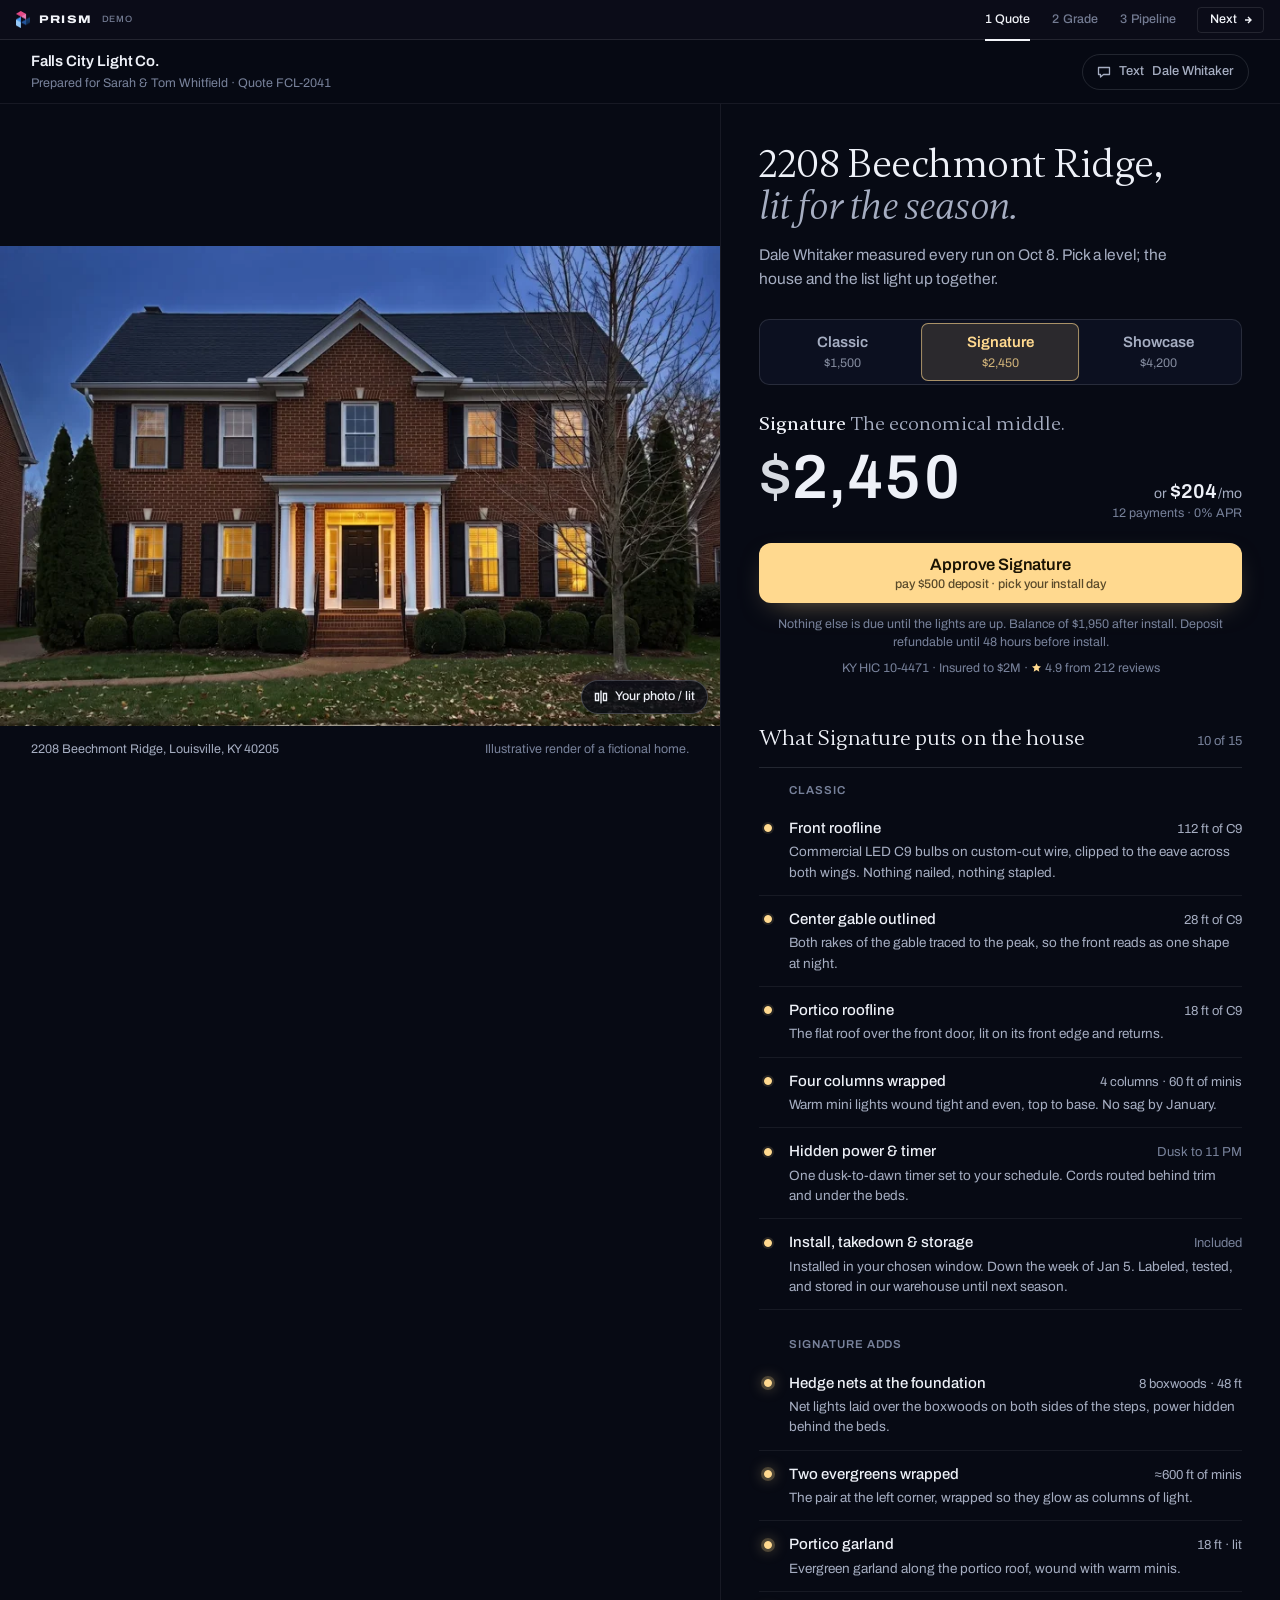
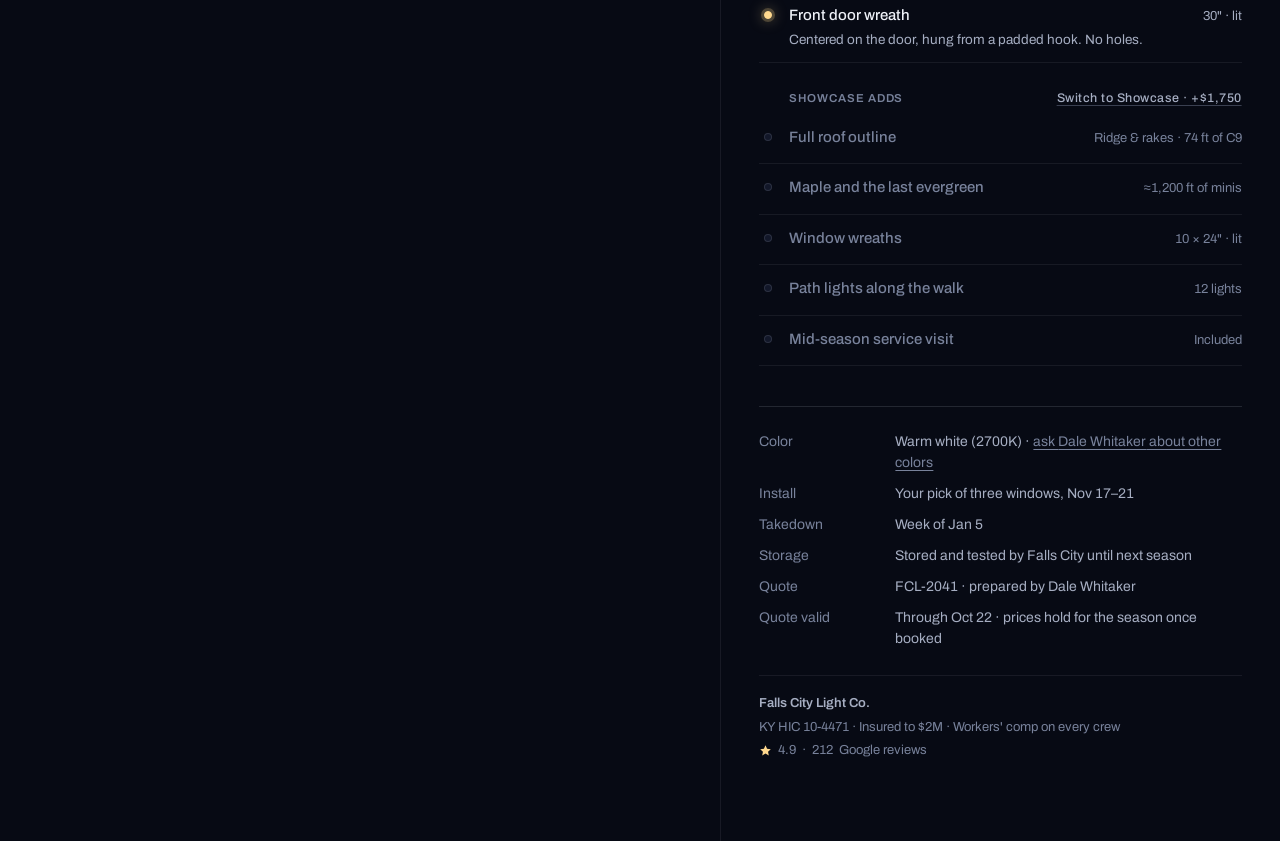
<file: demo/quote.html>
<!doctype html>
<html lang="en">
<head>
<meta charset="utf-8">
<meta name="viewport" content="width=device-width, initial-scale=1, viewport-fit=cover">
<title>Your lighting quote · Falls City Light Co. · Prism demo</title>
<meta name="description" content="Prism demo: a homeowner's good/better/best holiday lighting quote. Sample data.">
<meta name="robots" content="noindex">
<meta name="theme-color" content="#070A14">
<link rel="icon" href="../favicon.png" type="image/png">
<link rel="preload" href="fonts/gambetta-regular.woff2" as="font" type="font/woff2" crossorigin>
<link rel="preload" href="fonts/archivo-latin.woff2" as="font" type="font/woff2" crossorigin>
<link rel="preload" href="img/signature.webp" as="image" imagesrcset="img/signature-800.webp 800w, img/signature.webp 1600w" imagesizes="(min-width: 1024px) 62vw, 100vw" fetchpriority="high">
<link rel="stylesheet" href="fonts/fonts.css">
<link rel="stylesheet" href="demo.css">
<link rel="stylesheet" href="sheet.css">
<link rel="stylesheet" href="quote.css">
<script>
  /* Alternate directions from the exploration round stay reachable: /demo/quote?dir=1|3 */
  (function(){var d=new URLSearchParams(location.search).get("dir");if(d==="1"||d==="3"){location.replace("alt/quote-"+d+".html"+location.search)}})();
</script>
</head>
<body>

<header class="demo-strip">
  <a class="brand" href="index.html"><img src="../logo.png" alt="" width="14" height="18">PRISM <small>DEMO</small></a>
  <nav aria-label="Demo screens">
    <a href="quote.html" aria-current="page">1 Quote</a>
    <a href="grade.html">2 Grade</a>
    <a href="pipeline.html">3 Pipeline</a>
    <a class="next" href="grade.html"><span>Next</span><svg viewBox="0 0 10 10" fill="none" stroke="currentColor" stroke-width="1.4"><path d="M2 5h6M5 2l3 3-3 3"/></svg></a>
  </nav>
</header>

<div class="page">

  <header class="top">
    <div class="top-co">
      <span class="co-name" data-company-name></span>
      <span class="co-sub">Prepared for <span data-customer-names></span><span class="co-quote"> · Quote <span data-quote-id></span></span></span>
    </div>
    <button type="button" class="top-buy" data-approve aria-label="Approve and pay the deposit">
      <span class="top-buy-sum"><b data-tier-name></b> · <span data-price-static></span></span>
      <span class="top-buy-cta">Approve</span>
    </button>
    <a class="top-text" data-phone-link href="#"><svg width="14" height="14" viewBox="0 0 14 14" fill="none" stroke="currentColor" stroke-width="1.3" stroke-linejoin="round" aria-hidden="true"><path d="M1.5 2.5h11v7h-6l-3 2.5v-2.5h-2z"/></svg>Text <span class="top-text-who" data-company-owner></span></a>
  </header>

  <main class="stage">

    <figure class="house" aria-label="Your house with the selected lighting">
      <div class="house-stage">
        <div class="house-frame" data-house></div>
        <button type="button" class="compare" data-compare>
          <svg width="14" height="14" viewBox="0 0 14 14" fill="none" stroke="currentColor" stroke-width="1.4" stroke-linecap="round" aria-hidden="true"><path d="M7 1v12M1.5 3.5h3v7h-3zM9.5 3.5h3v7h-3z"/></svg>
          <span>Your photo / lit</span>
        </button>
      </div>
      <div class="dial dial-m" data-dial></div>
      <figcaption class="house-cap">
        <span><span data-address1></span>, <span data-address2></span></span>
        <span class="house-note">Illustrative render of a fictional home.</span>
      </figcaption>
    </figure>

    <section class="panel" data-panel="quote">
      <h1 class="h1"><span class="h1-addr"><span data-address1></span>,</span> <i>lit for the season.</i></h1>
      <p class="lede"><span data-company-owner></span> measured every run on <span data-sent-on></span>. Pick a level; the house and the list light up together.</p>

      <div class="dial-wrap">
        <div class="dial" data-dial></div>
      </div>

      <p class="tier-line"><b data-tier-name></b> <span data-tier-line></span></p>

      <div class="price-row">
        <p class="price" data-price aria-live="off"></p>
        <p class="monthly">or <span class="mo" data-monthly></span><span class="mo-unit">/mo</span><span class="mo-fine"><span data-months></span> payments · <span data-apr></span> APR</span></p>
      </div>

      <div class="actions">
        <button type="button" class="approve" data-approve>
          <span>Approve <span data-tier-name></span></span>
          <span class="approve-sub">pay <span data-deposit></span> deposit · pick your install day</span>
        </button>
        <p class="actions-fine">Nothing else is due until the lights are up. Balance of <span data-balance></span> after install. <span data-deposit-policy></span></p>
        <p class="actions-trust"><span data-company-license></span> · Insured to $2M · <svg width="11" height="11" viewBox="0 0 24 24" aria-hidden="true"><path fill="currentColor" d="M12 2.5l2.9 6.3 6.9.8-5.1 4.7 1.4 6.8L12 17.7l-6.1 3.4 1.4-6.8L2.2 9.6l6.9-.8z"/></svg> <span data-company-rating></span> from <span data-company-review-count></span> reviews</p>
      </div>

      <section class="scope-sec" aria-labelledby="scope-h">
        <header class="scope-head">
          <h2 id="scope-h">What <span data-tier-name></span> puts on the house</h2>
          <span class="scope-count"><span data-lit-count></span> of <span data-scope-count></span></span>
        </header>
        <ol class="scope" data-scope></ol>
      </section>

      <section class="facts" aria-label="Dates, color, and company">
        <dl>
          <div><dt>Color</dt><dd><span data-color></span> · <a class="quiet" data-phone-link href="#">ask <span data-company-owner></span> about other colors</a></dd></div>
          <div><dt>Install</dt><dd>Your pick of three windows, Nov&nbsp;17–21</dd></div>
          <div><dt>Takedown</dt><dd data-takedown></dd></div>
          <div><dt>Storage</dt><dd data-storage></dd></div>
          <div><dt>Quote</dt><dd><span data-quote-id></span> · prepared by <span data-company-owner></span></dd></div>
          <div><dt>Quote valid</dt><dd>Through <span data-valid-through></span> · prices hold for the season once booked</dd></div>
        </dl>
        <div class="trust">
          <p class="trust-co"><span data-company-name></span></p>
          <p class="trust-line"><span data-company-license></span> · <span data-company-insured></span></p>
          <p class="trust-line trust-stars"><svg width="13" height="13" viewBox="0 0 24 24" aria-hidden="true"><path fill="currentColor" d="M12 2.5l2.9 6.3 6.9.8-5.1 4.7 1.4 6.8L12 17.7l-6.1 3.4 1.4-6.8L2.2 9.6l6.9-.8z"/></svg><span data-company-rating></span> · <span data-company-review-count></span> Google reviews</p>
          <p class="trust-line trust-render">Illustrative render of a fictional home.</p>
        </div>
      </section>
    </section>

    <section class="panel booked" data-panel="booked" aria-live="polite">
      <h1 class="h1" tabindex="-1" data-booked-focus>You're booked, <span data-customer-first></span>.</h1>
      <p class="booked-date"><span data-booked-day></span><span class="booked-time" data-booked-time></span></p>
      <p class="lede"><span data-company-owner></span>'s crew will text you the morning of. The lights come on that night.</p>
      <dl class="receipt">
        <div><dt><span data-booked-tier></span> lighting</dt><dd data-booked-total></dd></div>
        <div class="receipt-paid"><dt><svg width="14" height="14" viewBox="0 0 18 18" fill="none" stroke="currentColor" stroke-width="1.8" stroke-linecap="round" stroke-linejoin="round" aria-hidden="true"><circle cx="9" cy="9" r="8"/><path d="M5.5 9.2l2.4 2.4 4.6-5"/></svg>Deposit received today</dt><dd data-deposit></dd></div>
        <div><dt>Balance after install</dt><dd data-booked-balance></dd></div>
        <div><dt>Takedown</dt><dd data-takedown></dd></div>
        <div><dt>Storage</dt><dd>Included</dd></div>
      </dl>
      <div class="booked-actions">
        <a class="approve approve-ghost" href="#" data-ics>Add install day to calendar</a>
        <a class="textlink" data-phone-link href="#">Text <span data-company-owner></span></a>
      </div>
      <p class="actions-fine">Receipt and this quote were sent to your phone.</p>
      <p class="actions-fine demo-fine">Demo: <a href="pipeline.html">see this land in Dale's pipeline</a> · <button type="button" class="reset" data-reset>start over</button></p>
    </section>

  </main>

  <div class="bar" data-panel="quote">
    <div class="bar-sum">
      <span class="bar-tier" data-tier-name></span>
      <span class="bar-price"><span data-price></span> <span class="bar-mo">or <span data-monthly></span>/mo</span></span>
    </div>
    <button type="button" class="approve approve-bar" data-approve>Approve</button>
  </div>

</div>

<div data-sheet hidden></div>

<script src="data.js"></script>
<script src="quote.js"></script>
<script>
  /* Calendar file for the booked state. Local only; nothing leaves the browser. */
  document.querySelector("[data-ics]").addEventListener("click", function (e) {
    e.preventDefault();
    var Q = window.PRISM_QUOTE, t = window.PRISM_DEMO.tier;
    var ics = ["BEGIN:VCALENDAR","VERSION:2.0","PRODID:-//Prism demo//EN","BEGIN:VEVENT",
      "SUMMARY:" + Q.company.name + " · " + t.name + " lighting install",
      "DESCRIPTION:Install window. Deposit paid. Balance after install.",
      "LOCATION:" + Q.customer.address1 + ", " + Q.customer.address2,
      "DTSTART;VALUE=DATE:20261117","DTEND;VALUE=DATE:20261118","END:VEVENT","END:VCALENDAR"].join("\r\n");
    var a = document.createElement("a");
    a.href = URL.createObjectURL(new Blob([ics], { type: "text/calendar" }));
    a.download = "prism-install.ics"; a.click(); URL.revokeObjectURL(a.href);
  });
</script>
</body>
</html>
</file>
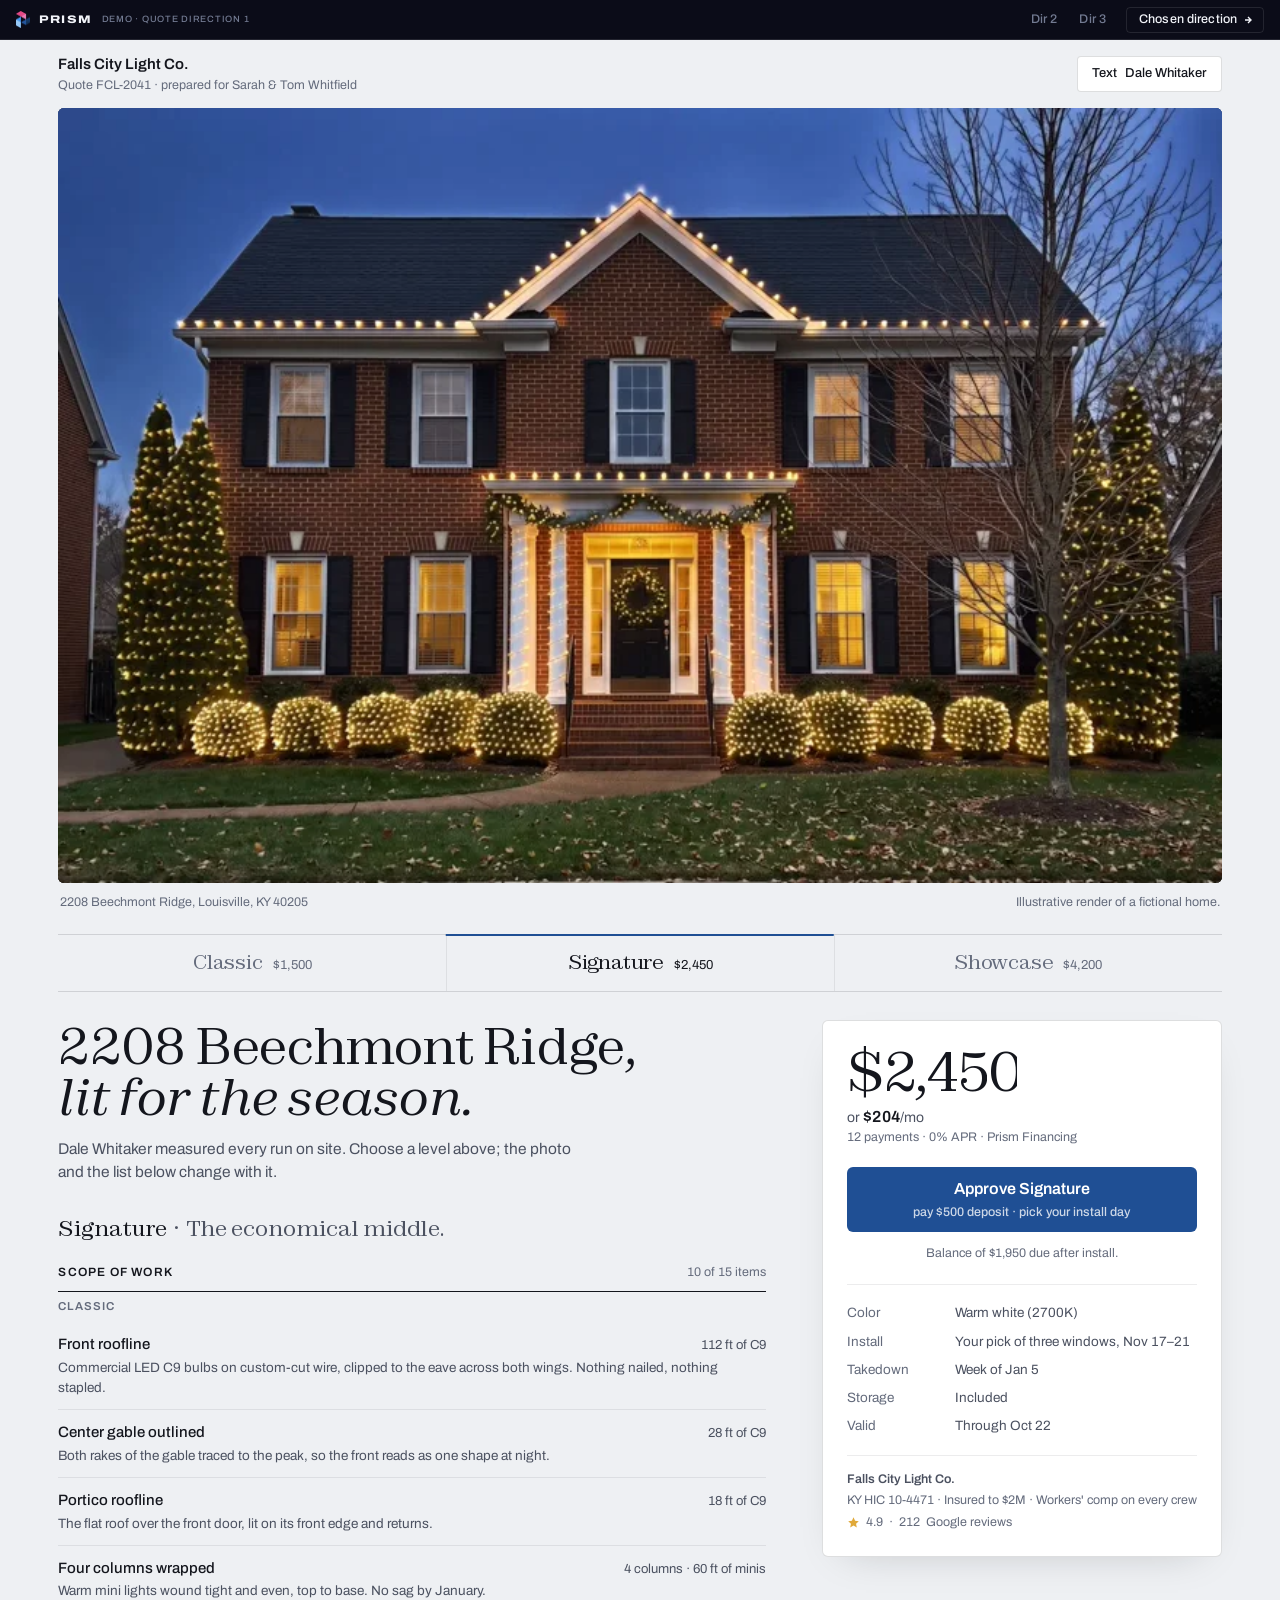
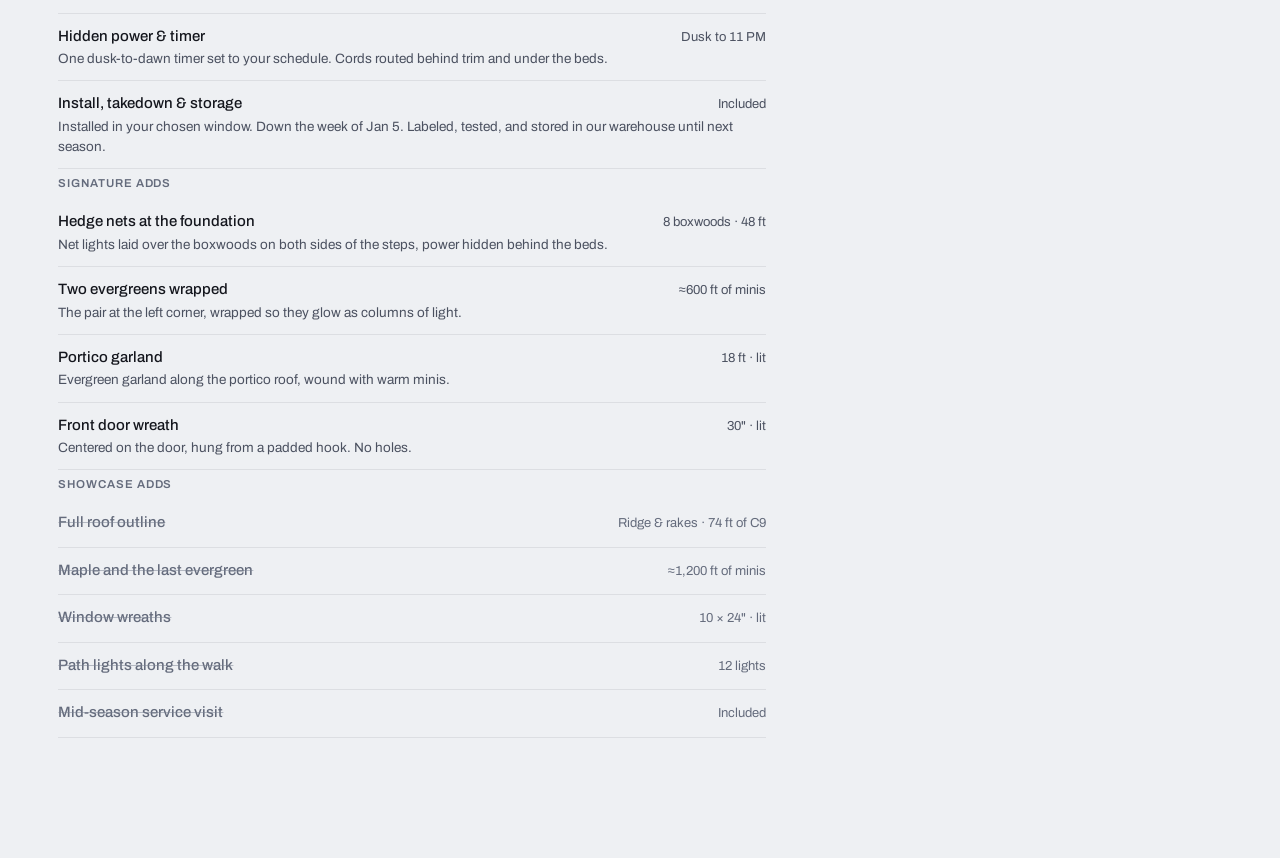
<file: demo/alt/quote-1.html>
<!doctype html>
<html lang="en">
<head>
<meta charset="utf-8">
<meta name="viewport" content="width=device-width, initial-scale=1, viewport-fit=cover">
<title>Your lighting quote · direction 1 (twilight listing) · Prism demo</title>
<meta name="robots" content="noindex">
<meta name="theme-color" content="#EEF0F3">
<link rel="icon" href="../../favicon.png" type="image/png">
<link rel="stylesheet" href="../fonts/fonts.css">
<link rel="stylesheet" href="../demo.css">
<link rel="stylesheet" href="../sheet.css">
<style>
/* Direction 1: the twilight listing. Real-estate twilight photography on a cool
   paper ground; the price set like a listing price; scope as the spec table. */
:root{
  --paper:#EEF0F3;--paper-2:#FFFFFF;--paper-3:#E3E6EC;
  --ink:#14161D;--ink-2:#4B5160;--ink-3:#646B7C;
  --rule:rgba(20,22,29,.14);--rule-soft:rgba(20,22,29,.08);
  --navy:#1F4F94;--navy-deep:#183D73;--navy-wash:rgba(31,79,148,.08);
  --lamp:#E0A93A;
  --serif:"Zodiak",Georgia,serif;--sans:"Archivo","Helvetica Neue",Arial,system-ui,sans-serif;
  --ease:cubic-bezier(.2,.8,.2,1);
  --sheet-bg:#fff;--sheet-field:#F6F7F9;--sheet-ink:#14161D;--sheet-ink-2:#4B5160;--sheet-ink-3:#7B8192;
  --sheet-rule:rgba(20,22,29,.14);--sheet-rule-soft:rgba(20,22,29,.08);
  --sheet-accent:#1F4F94;--sheet-accent-hover:#2A5FAC;--sheet-accent-ink:#fff;--sheet-accent-glow:rgba(31,79,148,.2);
  --sheet-accent-line:rgba(31,79,148,.5);--sheet-accent-wash:rgba(31,79,148,.06);--sheet-backdrop:rgba(20,22,29,.45);--sheet-radius:6px;
}
*{box-sizing:border-box}
html{background:var(--paper)}
body{margin:0;background:var(--paper);color:var(--ink);font-family:var(--sans);font-size:15px;line-height:1.5;-webkit-font-smoothing:antialiased;font-variant-numeric:tabular-nums}
::selection{background:var(--navy);color:#fff}
:focus-visible{outline:2px solid var(--navy);outline-offset:3px}
h1,h2,p,dl,dd,ol{margin:0}ol{padding:0;list-style:none}button{font:inherit;color:inherit}
.sheet-title{font-family:var(--serif)}
.wallet{background:#000;color:#fff}

.wrap{max-width:1240px;margin:0 auto;padding:0 clamp(16px,3vw,40px)}
.top{display:flex;align-items:center;justify-content:space-between;gap:16px;height:68px}
.co-name{font-weight:600;font-size:15px}
.co-sub{display:block;font-size:12.5px;color:var(--ink-3)}
.top-text{display:inline-flex;align-items:center;gap:8px;height:36px;padding:0 14px;border:1px solid var(--rule);border-radius:4px;font-size:13px;font-weight:500;text-decoration:none;color:var(--ink);background:var(--paper-2)}

/* hero photo like a listing's twilight shot */
.house{margin:0;position:relative}
.house-frame{position:relative;aspect-ratio:3/2;overflow:hidden;background:#05070F;border-radius:6px}
.house-layer{position:absolute;inset:0;width:100%;height:100%;object-fit:cover;object-position:50% 62%;display:block;opacity:0;transition:opacity .7s var(--ease)}
.house-spot{position:absolute;inset:0;pointer-events:none;opacity:0;transition:opacity .35s var(--ease);--sx:50%;--sy:50%;--sw:30%;--sh:10%;
  background:radial-gradient(ellipse calc(var(--sw) * .78) calc(var(--sh) * 1.6) at var(--sx) calc(var(--sy) * 1.1 - 8%),rgba(5,7,15,0) 55%,rgba(5,7,15,.62) 100%)}
.house-cap{display:flex;justify-content:space-between;gap:16px;padding:10px 2px 0;font-size:12.5px;color:var(--ink-3)}

/* tier tabs as a spec strip under the photo */
.dial{position:relative;display:grid;grid-template-columns:repeat(3,1fr);margin-top:22px;border-top:1px solid var(--rule);border-bottom:1px solid var(--rule);--dial-i:0}
.dial-ind{position:absolute;left:0;top:-1px;height:2px;width:calc(100% / 3);background:var(--navy);transform:translateX(calc(var(--dial-i) * 100%));transition:transform .45s var(--ease)}
.dial-opt{appearance:none;border:0;background:none;cursor:pointer;display:flex;align-items:baseline;justify-content:center;gap:10px;min-height:56px;padding:12px 8px;color:var(--ink-3);transition:color .3s}
.dial-opt + .dial-opt{border-left:1px solid var(--rule-soft)}
.dial-opt:hover{color:var(--ink)}
.dial-opt.is-on{color:var(--ink)}
.dial-name{font-family:var(--serif);font-size:20px;letter-spacing:-.01em}
.dial-price{font-size:13px}
.dial-m{display:none}

.body{display:grid;grid-template-columns:1fr;gap:32px;margin-top:28px;padding-bottom:120px}
.h1{font-family:var(--serif);font-weight:400;font-size:clamp(34px,4.4vw,50px);line-height:1.02;letter-spacing:-.015em;text-wrap:balance}
.h1 i{font-style:italic}
.lede{margin-top:14px;max-width:58ch;color:var(--ink-2);font-size:15.5px}
.tier-line{margin-top:28px;font-family:var(--serif);font-size:22px;color:var(--ink-2)}
.tier-line b{font-weight:400;color:var(--ink)}

.scope-sec{margin-top:18px}
.scope-head{display:flex;justify-content:space-between;align-items:baseline;padding-bottom:10px;border-bottom:1px solid var(--ink)}
.scope-head h2{font-size:12px;font-weight:600;letter-spacing:.1em;text-transform:uppercase}
.scope-count{font-size:12.5px;color:var(--ink-3)}
.scope{display:grid;grid-template-columns:1fr;max-width:720px}
.scope-item{position:relative;display:grid;grid-template-columns:1fr auto;column-gap:12px;align-items:baseline;padding:11px 0;border-bottom:1px solid var(--rule-soft);color:var(--ink-3);transition:color .4s var(--ease);transition-delay:calc(var(--seq,0) * 60ms)}
.scope-lamp{display:none}
.scope-item[data-tier-start]{margin-top:30px}
.scope-item[data-tier-start]::before{content:attr(data-tier-start-name) " adds";position:absolute;top:-24px;left:0;font-size:11.5px;font-weight:600;letter-spacing:.08em;text-transform:uppercase;color:var(--ink-3)}
.scope-item[data-tier-start="classic"]::before{content:"Classic"}
.scope-item.is-lit{color:var(--ink)}
.scope-name{font-weight:500;font-size:15px}
.scope-measure{font-size:13px;color:var(--ink-3);white-space:nowrap}
.scope-item.is-lit .scope-measure{color:var(--ink-2)}
.scope-state{display:none}
.scope-group,.scope-up{display:none}
.scope-detail{grid-column:1 / -1;font-size:13.5px;color:var(--ink-2);margin-top:2px;max-height:0;opacity:0;overflow:hidden;transition:max-height .5s var(--ease),opacity .4s;transition-delay:calc(var(--seq,0) * 60ms)}
.scope-item.is-lit .scope-detail{max-height:5em;opacity:1}
.scope-item:not(.is-lit) .scope-name{text-decoration:line-through;text-decoration-color:rgba(123,129,146,.5)}

/* listing card */
.card{background:var(--paper-2);border:1px solid var(--rule);border-radius:6px;padding:24px;box-shadow:0 14px 40px -24px rgba(20,22,29,.25)}
.price{font-family:var(--serif);font-size:54px;line-height:1;letter-spacing:-.02em;display:inline-flex;white-space:nowrap}
.od{display:inline-block;position:relative;height:1em;overflow:hidden;vertical-align:top;width:.56em}
.od-reel{position:absolute;left:0;top:0;display:flex;flex-direction:column;transition:transform .7s var(--ease)}
.od-reel span{height:1em;line-height:1;text-align:center;width:.56em;display:block}
.od-static{display:inline-block;height:1em;line-height:1}
.monthly{margin-top:8px;color:var(--ink-2);font-size:14px}
.mo{display:inline-flex;font-weight:600;color:var(--ink);font-size:16px}
.mo .od,.mo .od-reel span{width:.6em}
.mo-fine{display:block;font-size:12.5px;color:var(--ink-3)}
.approve{appearance:none;border:0;cursor:pointer;width:100%;margin-top:20px;min-height:56px;padding:10px 20px;border-radius:6px;background:var(--navy);color:#fff;display:flex;flex-direction:column;align-items:center;justify-content:center;gap:2px;font-weight:600;font-size:16px;text-decoration:none;transition:background .2s,transform .18s var(--ease)}
.approve:hover{background:#2A5FAC}.approve:active{transform:translateY(1px);background:var(--navy-deep)}
.approve-sub{font-weight:500;font-size:12.5px;opacity:.78}
.approve-ghost{background:transparent;color:var(--ink);border:1px solid var(--rule)}
.approve-ghost:hover{background:var(--paper)}
.actions-fine{margin-top:12px;font-size:12.5px;color:var(--ink-3);text-align:center}
.facts{margin-top:22px;padding-top:18px;border-top:1px solid var(--rule-soft)}
.facts dl{display:grid;grid-template-columns:96px 1fr;row-gap:8px;column-gap:12px;font-size:13.5px}
.facts dl div{display:contents}.facts dt{color:var(--ink-3)}.facts dd{color:var(--ink-2)}
.trust{margin-top:18px;padding-top:14px;border-top:1px solid var(--rule-soft);font-size:12.5px;color:var(--ink-3);display:grid;gap:3px}
.trust-co{font-weight:600;color:var(--ink-2)}
.trust-stars{display:inline-flex;align-items:center;gap:6px}.trust-stars svg{color:var(--lamp)}

.booked{display:none}
body[data-state="booked"] [data-panel="quote"]{display:none}
body[data-state="booked"] .booked{display:block}
.booked-kicker{display:inline-flex;align-items:center;gap:8px;font-size:13px;font-weight:600;color:var(--navy)}
.booked .h1{margin-top:12px}
.booked-date{margin-top:20px;font-family:var(--serif);font-size:38px;letter-spacing:-.02em;line-height:1.05}
.booked-time{display:block;font-family:var(--sans);font-size:17px;color:var(--ink-2);margin-top:4px}
.receipt{margin-top:24px;border-top:1px solid var(--rule)}
.receipt div{display:flex;justify-content:space-between;padding:11px 0;border-bottom:1px solid var(--rule-soft);font-size:14.5px}
.receipt dt{color:var(--ink-2)}.receipt dd{font-weight:600}
.booked-actions{margin-top:20px;display:grid;gap:8px}
.textlink{display:block;text-align:center;padding:12px;font-weight:500;color:var(--ink-2);text-decoration:none}
.reset{appearance:none;border:0;background:none;padding:0;color:var(--ink-3);text-decoration:underline;cursor:pointer}

.bar{position:fixed;left:0;right:0;bottom:0;z-index:30;display:flex;align-items:center;justify-content:space-between;gap:14px;padding:10px 16px calc(10px + env(safe-area-inset-bottom));background:rgba(255,255,255,.94);border-top:1px solid var(--rule);backdrop-filter:blur(10px)}
.bar-sum{display:flex;flex-direction:column;line-height:1.15}
.bar-tier{font-size:12.5px;color:var(--ink-3)}
.bar-price{font-weight:600;font-size:19px;letter-spacing:-.02em;display:flex;align-items:baseline;gap:6px}
.bar-price .od,.bar-price .od-reel span{width:.62em}
.bar-mo{font-size:12.5px;color:var(--ink-2);font-weight:500}
.bar-mo .od,.bar-mo .od-reel span{width:.6em}
.approve-bar{width:auto;margin:0;min-height:48px;padding:0 26px;font-size:15.5px}
body[data-state="booked"] .bar{display:none}
body.sheet-open{overflow:hidden}

@media (min-width:1024px){
  .body{grid-template-columns:minmax(0,1fr) 400px;gap:56px}
  .card{position:sticky;top:24px}
  .bar{display:none}
}
@media (max-width:1023.98px){
  .wrap{padding:0 16px}
  .house-frame{aspect-ratio:3/2;border-radius:0}
  .house-layer{object-position:50% 50%}
  .scope{grid-template-columns:1fr}
  .card{padding:20px}
  .dial-opt{flex-direction:column;gap:2px;min-width:0;padding:10px 4px}
  .dial-name{font-size:17px}
  .top-text{white-space:nowrap;flex:none}
  .co-sub{white-space:nowrap;overflow:hidden;text-overflow:ellipsis;max-width:200px}
}
@media (prefers-reduced-motion:reduce){*,*::before,*::after{transition-duration:.01ms !important;transition-delay:0ms !important}}
</style>
</head>
<body>
<header class="demo-strip">
  <a class="brand" href="../index.html"><img src="../../logo.png" alt="" width="14" height="18">PRISM <small>DEMO · QUOTE DIRECTION 1</small></a>
  <nav aria-label="Demo screens">
    <a href="../quote.html?dir=2">Dir 2</a>
    <a href="quote-3.html">Dir 3</a>
    <a class="next" href="../quote.html"><span>Chosen direction</span><svg viewBox="0 0 10 10" fill="none" stroke="currentColor" stroke-width="1.4"><path d="M2 5h6M5 2l3 3-3 3"/></svg></a>
  </nav>
</header>

<div class="wrap">
  <header class="top">
    <div><span class="co-name" data-company-name></span><span class="co-sub">Quote <span data-quote-id></span> · prepared for <span data-customer-names></span></span></div>
    <a class="top-text" data-phone-link href="#">Text <span data-company-owner></span></a>
  </header>

  <figure class="house">
    <div class="house-frame" data-house></div>
    <figcaption class="house-cap"><span><span data-address1></span>, <span data-address2></span></span><span>Illustrative render of a fictional home.</span></figcaption>
  </figure>

  <div class="dial" data-dial></div>

  <main class="body">
    <section data-panel="quote">
      <h1 class="h1"><span data-address1></span>, <i>lit for the season.</i></h1>
      <p class="lede"><span data-company-owner></span> measured every run on site. Choose a level above; the photo and the list below change with it.</p>
      <p class="tier-line"><b data-tier-name></b> · <span data-tier-line></span></p>
      <section class="scope-sec" aria-labelledby="scope-h">
        <header class="scope-head"><h2 id="scope-h">Scope of work</h2><span class="scope-count"><span data-lit-count></span> of <span data-scope-count></span> items</span></header>
        <ol class="scope" data-scope></ol>
      </section>
    </section>

    <aside>
      <div class="card" data-panel="quote">
        <p class="price" data-price></p>
        <p class="monthly">or <span class="mo" data-monthly></span>/mo <span class="mo-fine"><span data-months></span> payments · <span data-apr></span> APR · <span data-fin-provider></span></span></p>
        <button type="button" class="approve" data-approve><span>Approve <span data-tier-name></span></span><span class="approve-sub">pay <span data-deposit></span> deposit · pick your install day</span></button>
        <p class="actions-fine">Balance of <span data-balance></span> due after install.</p>
        <section class="facts">
          <dl>
            <div><dt>Color</dt><dd data-color></dd></div>
            <div><dt>Install</dt><dd>Your pick of three windows, Nov 17–21</dd></div>
            <div><dt>Takedown</dt><dd data-takedown></dd></div>
            <div><dt>Storage</dt><dd>Included</dd></div>
            <div><dt>Valid</dt><dd>Through <span data-valid-through></span></dd></div>
          </dl>
          <div class="trust">
            <p class="trust-co"><span data-company-name></span></p>
            <p><span data-company-license></span> · <span data-company-insured></span></p>
            <p class="trust-stars"><svg width="13" height="13" viewBox="0 0 24 24" aria-hidden="true"><path fill="currentColor" d="M12 2.5l2.9 6.3 6.9.8-5.1 4.7 1.4 6.8L12 17.7l-6.1 3.4 1.4-6.8L2.2 9.6l6.9-.8z"/></svg><span data-company-rating></span> · <span data-company-review-count></span> Google reviews</p>
          </div>
        </section>
      </div>
      <div class="card booked" data-panel="booked">
        <p class="booked-kicker">Deposit received</p>
        <h1 class="h1" tabindex="-1" data-booked-focus>You're booked, <span data-customer-first></span>.</h1>
        <p class="booked-date"><span data-booked-day></span><span class="booked-time" data-booked-time></span></p>
        <dl class="receipt">
          <div><dt><span data-booked-tier></span> lighting</dt><dd data-booked-total></dd></div>
          <div><dt>Deposit paid</dt><dd data-deposit></dd></div>
          <div><dt>Balance after install</dt><dd data-booked-balance></dd></div>
          <div><dt>Takedown</dt><dd data-takedown></dd></div>
        </dl>
        <div class="booked-actions"><a class="textlink" data-phone-link href="#">Text <span data-company-owner></span></a></div>
        <p class="actions-fine"><button type="button" class="reset" data-reset>Start the demo over</button></p>
      </div>
    </aside>
  </main>
</div>

<div class="bar" data-panel="quote">
  <div class="bar-sum"><span class="bar-tier" data-tier-name></span><span class="bar-price"><span data-price></span><span class="bar-mo">or <span data-monthly></span>/mo</span></span></div>
  <button type="button" class="approve approve-bar" data-approve>Approve</button>
</div>
<div data-sheet hidden></div>
<script>
  /* alt directions live one folder down; point image paths at ../img */
</script>
<script src="../data.js"></script>
<script>(function(){var Q=window.PRISM_QUOTE;Q.baseImage="../"+Q.baseImage;Q.photoImage="../"+Q.photoImage;Q.tiers.forEach(function(t){t.image="../"+t.image})})();</script>
<script src="../quote.js"></script>
</body>
</html>
</file>
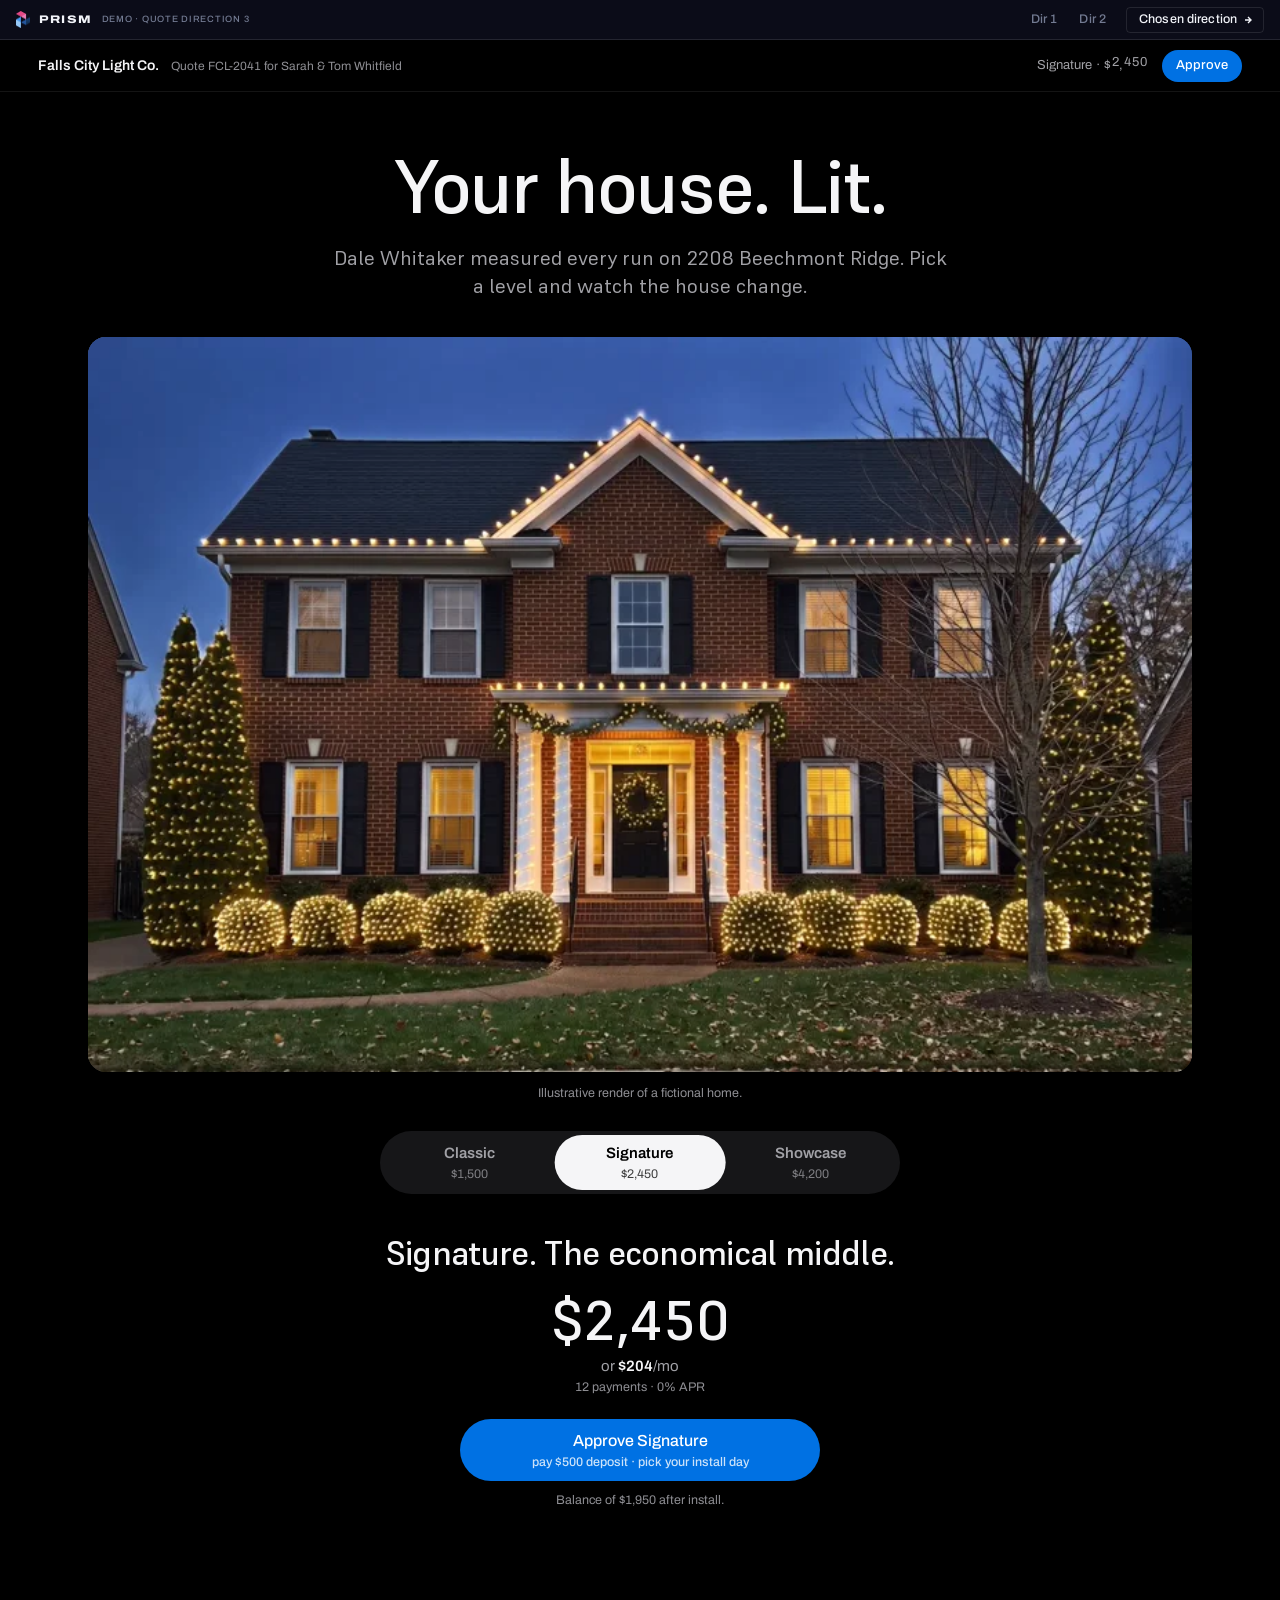
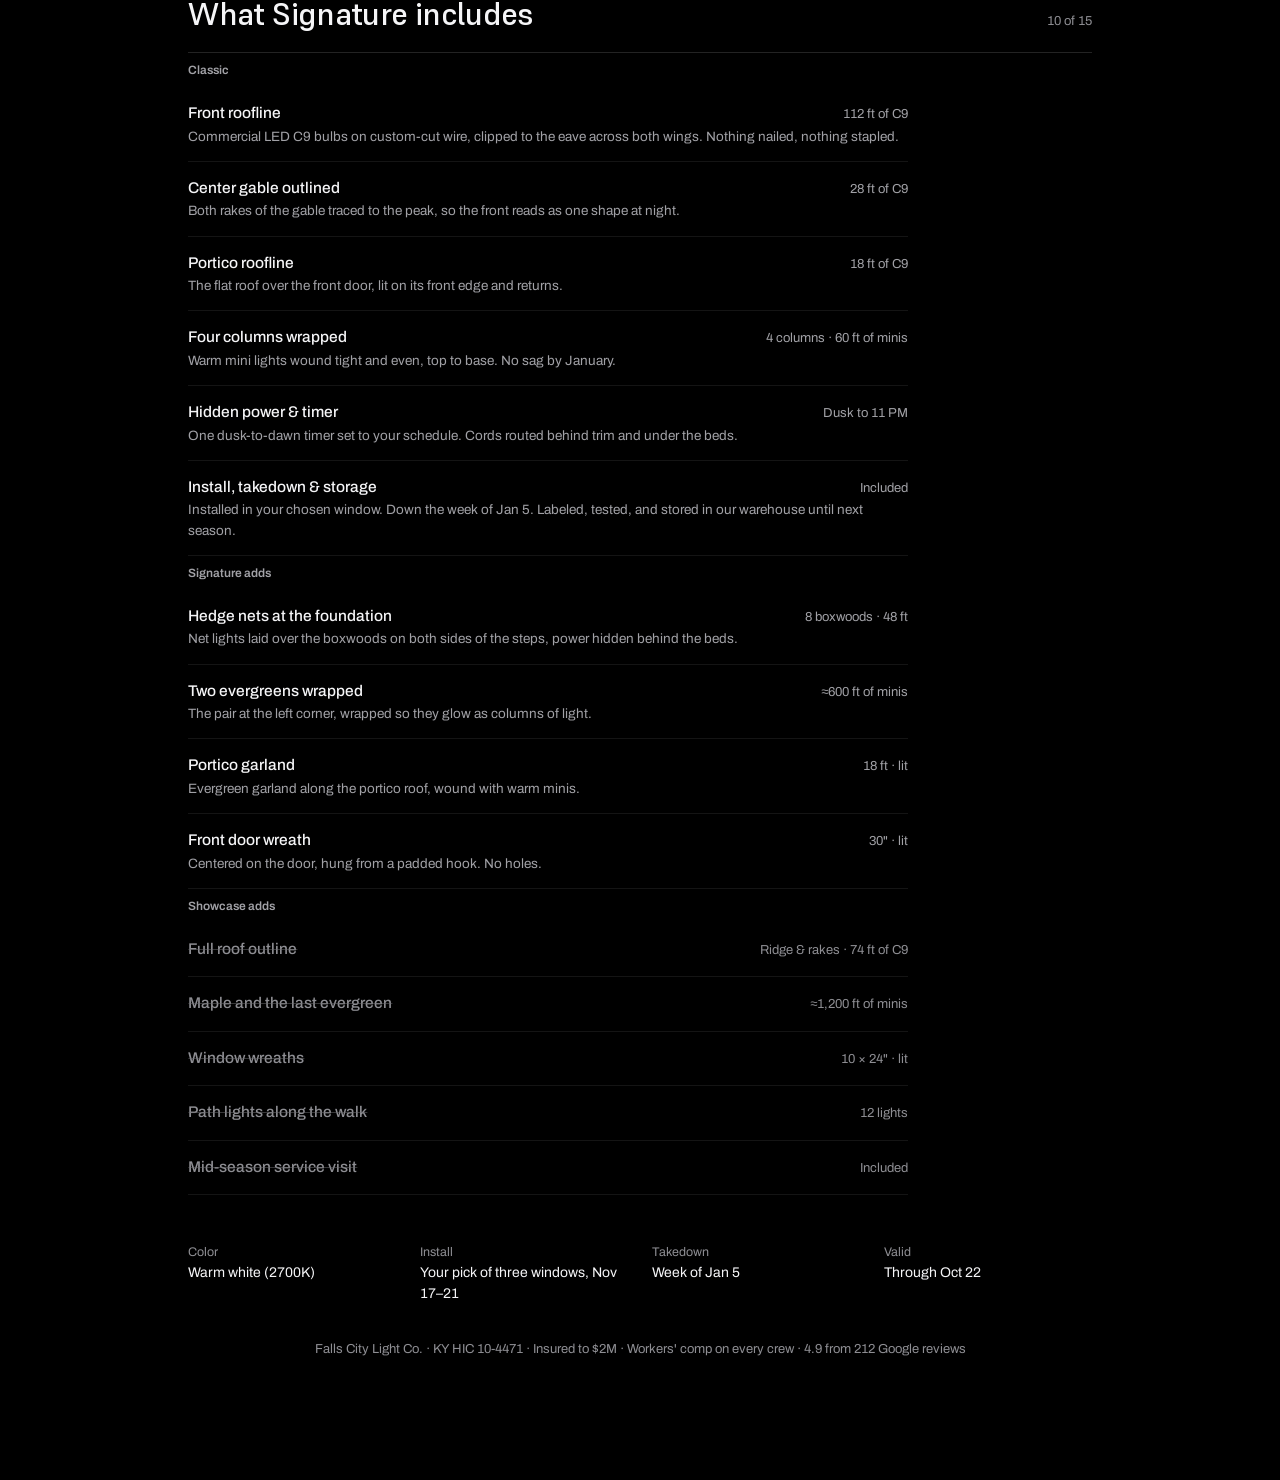
<file: demo/alt/quote-3.html>
<!doctype html>
<html lang="en">
<head>
<meta charset="utf-8">
<meta name="viewport" content="width=device-width, initial-scale=1, viewport-fit=cover">
<title>Your lighting quote · direction 3 (product stage) · Prism demo</title>
<meta name="robots" content="noindex">
<meta name="theme-color" content="#000000">
<link rel="icon" href="../../favicon.png" type="image/png">
<link rel="stylesheet" href="../fonts/fonts.css">
<link rel="stylesheet" href="../demo.css">
<link rel="stylesheet" href="../sheet.css">
<style>
/* Direction 3: the product stage. Black, centered, enormous photo, light display
   type, a pill picker under the product, a buy bar. The category canon played straight. */
:root{
  --black:#000;--black-2:#0A0A0C;--black-3:#161618;
  --ink:#F5F5F7;--ink-2:#A1A1A6;--ink-3:#8E8E93;
  --rule:rgba(245,245,247,.14);--rule-soft:rgba(245,245,247,.08);
  --blue:#2997FF;--blue-deep:#0071E3;
  --display:"Supreme","Helvetica Neue",Arial,system-ui,sans-serif;--sans:"Archivo","Helvetica Neue",Arial,system-ui,sans-serif;
  --ease:cubic-bezier(.2,.8,.2,1);
  --sheet-bg:#1D1D1F;--sheet-field:#000;--sheet-ink:#F5F5F7;--sheet-ink-2:#A1A1A6;--sheet-ink-3:#6E6E73;
  --sheet-rule:rgba(245,245,247,.14);--sheet-rule-soft:rgba(245,245,247,.08);
  --sheet-accent:#0071E3;--sheet-accent-hover:#147CE5;--sheet-accent-ink:#fff;--sheet-accent-glow:rgba(0,113,227,.3);
  --sheet-accent-line:rgba(41,151,255,.6);--sheet-accent-wash:rgba(0,113,227,.1);--sheet-backdrop:rgba(0,0,0,.6);--sheet-radius:12px;
}
*{box-sizing:border-box}
html{background:var(--black);color-scheme:dark}
body{margin:0;background:var(--black);color:var(--ink);font-family:var(--sans);font-size:15px;line-height:1.5;-webkit-font-smoothing:antialiased;font-variant-numeric:tabular-nums}
::selection{background:var(--blue);color:#fff}
:focus-visible{outline:2px solid var(--blue);outline-offset:3px}
h1,h2,p,dl,dd,ol{margin:0}ol{padding:0;list-style:none}button{font:inherit;color:inherit}
.sheet-title{font-family:var(--display);font-weight:500}

.top{position:sticky;top:0;z-index:30;display:flex;align-items:center;justify-content:space-between;gap:16px;height:52px;padding:0 clamp(16px,3vw,40px);background:rgba(0,0,0,.72);backdrop-filter:saturate(1.6) blur(16px);border-bottom:1px solid var(--rule-soft)}
.top-l{display:flex;align-items:baseline;gap:12px;min-width:0}
.co-name{font-weight:600;font-size:14px}
.co-sub{font-size:12px;color:var(--ink-3);white-space:nowrap;overflow:hidden;text-overflow:ellipsis}
.top-r{display:flex;align-items:center;gap:14px}
.top-price{font-size:13px;color:var(--ink-2);display:inline-flex;align-items:baseline;gap:4px}
.top-price .od,.top-price .od-reel span{width:.62em}
.buy{appearance:none;border:0;cursor:pointer;height:32px;padding:0 14px;border-radius:999px;background:var(--blue-deep);color:#fff;font-weight:500;font-size:13px}
.buy:hover{background:#147CE5}

.hero{text-align:center;padding:56px clamp(16px,3vw,40px) 0}
.h1{font-family:var(--display);font-weight:500;font-size:clamp(40px,6.4vw,76px);line-height:1.02;letter-spacing:-.025em;text-wrap:balance}
.lede{margin:18px auto 0;max-width:48ch;color:var(--ink-2);font-family:var(--display);font-weight:400;font-size:clamp(17px,1.6vw,21px);line-height:1.4}

.house{margin:36px auto 0;max-width:1180px;padding:0 clamp(16px,3vw,40px);position:relative}
.house-frame{position:relative;aspect-ratio:3/2;overflow:hidden;background:#05070F;border-radius:18px}
.house-layer{position:absolute;inset:0;width:100%;height:100%;object-fit:cover;display:block;opacity:0;transition:opacity .7s var(--ease)}
.house-spot{position:absolute;inset:0;pointer-events:none;opacity:0;transition:opacity .35s var(--ease);--sx:50%;--sy:50%;--sw:30%;--sh:10%;background:radial-gradient(ellipse calc(var(--sw) * .78) calc(var(--sh) * 1.3) at var(--sx) var(--sy),rgba(5,7,15,0) 55%,rgba(5,7,15,.62) 100%)}
.house-cap{margin-top:12px;text-align:center;font-size:12.5px;color:var(--ink-3)}

/* pill picker */
.dial-wrap{display:flex;justify-content:center;margin-top:28px;padding:0 16px}
.dial{position:relative;display:grid;grid-template-columns:repeat(3,1fr);background:var(--black-3);border-radius:999px;padding:4px;--dial-i:0;width:min(100%,520px)}
.dial-ind{position:absolute;top:4px;bottom:4px;left:4px;width:calc((100% - 8px) / 3);background:var(--ink);border-radius:999px;transform:translateX(calc(var(--dial-i) * 100%));transition:transform .45s var(--ease)}
.dial-opt{position:relative;z-index:1;appearance:none;border:0;background:none;cursor:pointer;display:flex;flex-direction:column;align-items:center;min-height:52px;padding:7px 10px;border-radius:999px;color:var(--ink-2);transition:color .3s}
.dial-opt.is-on{color:#000}
.dial-opt:hover:not(.is-on){color:var(--ink)}
.dial-name{font-weight:600;font-size:15px}
.dial-price{font-size:12.5px;opacity:.75}
.dial-m{display:none}

.pricing{text-align:center;margin-top:34px;padding:0 16px}
.tier-line{font-family:var(--display);font-weight:500;font-size:clamp(26px,3vw,34px);letter-spacing:-.02em;color:var(--ink)}
.tier-line b{font-weight:500}
.tier-line b::after{content:"."}
.price-row{margin-top:14px;display:flex;flex-direction:column;align-items:center;gap:6px}
.price{font-family:var(--display);font-weight:500;font-size:clamp(40px,4.6vw,56px);line-height:1;letter-spacing:-.03em;display:inline-flex;white-space:nowrap}
.od{display:inline-block;position:relative;height:1em;overflow:hidden;vertical-align:top;width:.6em}
.od-reel{position:absolute;left:0;top:0;display:flex;flex-direction:column;transition:transform .7s var(--ease)}
.od-reel span{height:1em;line-height:1;text-align:center;width:.6em;display:block}
.od-static{display:inline-block;height:1em;line-height:1}
.monthly{color:var(--ink-2);font-size:15px}
.mo{display:inline-flex;color:var(--ink);font-weight:600}
.mo .od,.mo .od-reel span{width:.6em}
.mo-fine{display:block;font-size:12.5px;color:var(--ink-3)}
.actions{margin:22px auto 0;max-width:360px;display:grid;gap:10px}
.approve{appearance:none;border:0;cursor:pointer;width:100%;min-height:52px;padding:10px 20px;border-radius:999px;background:var(--blue-deep);color:#fff;display:flex;flex-direction:column;align-items:center;justify-content:center;font-weight:500;font-size:16px;text-decoration:none;transition:background .2s,transform .18s var(--ease)}
.approve:hover{background:#147CE5}.approve:active{transform:translateY(1px)}
.approve-sub{font-size:12.5px;opacity:.8}
.approve-ghost{background:transparent;color:var(--blue);border:1px solid var(--rule)}
.actions-fine{font-size:12.5px;color:var(--ink-3);text-align:center}

/* tech-specs style scope */
.specs{max-width:980px;margin:80px auto 0;padding:0 clamp(16px,3vw,40px) 120px}
.scope-head{display:flex;justify-content:space-between;align-items:baseline;padding-bottom:14px;border-bottom:1px solid var(--rule)}
.scope-head h2{font-family:var(--display);font-weight:500;font-size:clamp(24px,2.6vw,32px);letter-spacing:-.02em}
.scope-count{font-size:13px;color:var(--ink-3)}
.scope{display:grid;grid-template-columns:1fr;max-width:720px}
.scope-item{position:relative;display:grid;grid-template-columns:1fr auto;column-gap:12px;align-items:baseline;padding:14px 0;border-bottom:1px solid var(--rule-soft);color:var(--ink-3);transition:color .4s var(--ease);transition-delay:calc(var(--seq,0) * 60ms)}
.scope-lamp{display:none}
.scope-item[data-tier-start]{margin-top:34px}
.scope-item[data-tier-start]::before{content:attr(data-tier-start-name) " adds";position:absolute;top:-26px;left:0;font-size:12px;font-weight:600;color:var(--ink-2)}
.scope-item[data-tier-start="classic"]::before{content:"Classic"}
.scope-item.is-lit{color:var(--ink)}
.scope-name{font-weight:500;font-size:15.5px}
.scope-measure{font-size:13px;color:var(--ink-3);white-space:nowrap}
.scope-item.is-lit .scope-measure{color:var(--ink-2)}
.scope-state{display:none}
.scope-group,.scope-up{display:none}
.scope-detail{grid-column:1 / -1;font-size:13.5px;color:var(--ink-2);margin-top:2px;max-height:0;opacity:0;overflow:hidden;transition:max-height .5s var(--ease),opacity .4s;transition-delay:calc(var(--seq,0) * 60ms)}
.scope-item.is-lit .scope-detail{max-height:5em;opacity:1}
.scope-item:not(.is-lit) .scope-name{text-decoration:line-through;text-decoration-color:rgba(110,110,115,.5)}
.facts{margin-top:48px;display:grid;grid-template-columns:repeat(auto-fit,minmax(200px,1fr));gap:24px;font-size:14px}
.facts dl div{display:block}.facts dt{color:var(--ink-3);font-size:12.5px}.facts dd{color:var(--ink)}
.trust{margin-top:36px;font-size:13px;color:var(--ink-3);text-align:center}

.booked{display:none;text-align:center;padding:56px 16px 120px;max-width:620px;margin:0 auto}
body[data-state="booked"] [data-panel="quote"]{display:none}
body[data-state="booked"] .booked{display:block}
.booked-kicker{font-size:13px;font-weight:600;color:var(--blue)}
.booked .h1{margin-top:12px}
.booked-date{margin-top:20px;font-family:var(--display);font-weight:500;font-size:40px;letter-spacing:-.02em;line-height:1.05}
.booked-time{display:block;font-size:17px;color:var(--ink-2);margin-top:4px}
.receipt{margin:28px auto 0;border-top:1px solid var(--rule);text-align:left}
.receipt div{display:flex;justify-content:space-between;padding:12px 0;border-bottom:1px solid var(--rule-soft);font-size:14.5px}
.receipt dt{color:var(--ink-2)}.receipt dd{font-weight:600}
.booked-actions{margin:24px auto 0;max-width:360px;display:grid;gap:10px}
.textlink{display:block;text-align:center;padding:12px;color:var(--blue);text-decoration:none}
.reset{appearance:none;border:0;background:none;padding:0;color:var(--ink-3);text-decoration:underline;cursor:pointer}

.bar{position:fixed;left:0;right:0;bottom:0;z-index:30;display:flex;align-items:center;justify-content:space-between;gap:14px;padding:10px 16px calc(10px + env(safe-area-inset-bottom));background:rgba(0,0,0,.8);border-top:1px solid var(--rule);backdrop-filter:blur(14px)}
.bar-sum{display:flex;flex-direction:column;line-height:1.15}
.bar-tier{font-size:12.5px;color:var(--ink-3)}
.bar-price{font-weight:600;font-size:19px;letter-spacing:-.02em;display:flex;align-items:baseline;gap:6px}
.bar-price .od,.bar-price .od-reel span{width:.62em}
.bar-mo{font-size:12.5px;color:var(--ink-2);font-weight:500}
.bar-mo .od,.bar-mo .od-reel span{width:.6em}
.approve-bar{width:auto;min-height:44px;padding:0 24px;font-size:15px}
body[data-state="booked"] .bar{display:none}
body.sheet-open{overflow:hidden}

@media (min-width:1024px){.bar{display:none}}
@media (max-width:1023.98px){
  .top-r .top-price{display:none}
  .hero{padding-top:36px}
  .house{padding:0 12px}.house-frame{border-radius:12px}
  .scope{grid-template-columns:1fr}
  .specs{margin-top:56px}
}
@media (prefers-reduced-motion:reduce){*,*::before,*::after{transition-duration:.01ms !important;transition-delay:0ms !important}}
</style>
</head>
<body>
<header class="demo-strip">
  <a class="brand" href="../index.html"><img src="../../logo.png" alt="" width="14" height="18">PRISM <small>DEMO · QUOTE DIRECTION 3</small></a>
  <nav aria-label="Demo screens">
    <a href="quote-1.html">Dir 1</a>
    <a href="../quote.html?dir=2">Dir 2</a>
    <a class="next" href="../quote.html"><span>Chosen direction</span><svg viewBox="0 0 10 10" fill="none" stroke="currentColor" stroke-width="1.4"><path d="M2 5h6M5 2l3 3-3 3"/></svg></a>
  </nav>
</header>

<header class="top">
  <div class="top-l"><span class="co-name" data-company-name></span><span class="co-sub">Quote <span data-quote-id></span> for <span data-customer-names></span></span></div>
  <div class="top-r"><span class="top-price"><span data-tier-name></span> · <span data-price></span></span><button type="button" class="buy" data-approve>Approve</button></div>
</header>

<main>
  <section data-panel="quote">
    <div class="hero">
      <h1 class="h1">Your house. Lit.</h1>
      <p class="lede"><span data-company-owner></span> measured every run on <span data-address1></span>. Pick a level and watch the house change.</p>
    </div>
    <figure class="house">
      <div class="house-frame" data-house></div>
      <figcaption class="house-cap">Illustrative render of a fictional home.</figcaption>
    </figure>
    <div class="dial-wrap"><div class="dial" data-dial></div></div>
    <div class="pricing">
      <p class="tier-line"><b data-tier-name></b> <span data-tier-line></span></p>
      <div class="price-row">
        <p class="price" data-price></p>
        <p class="monthly">or <span class="mo" data-monthly></span>/mo <span class="mo-fine"><span data-months></span> payments · <span data-apr></span> APR</span></p>
      </div>
      <div class="actions">
        <button type="button" class="approve" data-approve><span>Approve <span data-tier-name></span></span><span class="approve-sub">pay <span data-deposit></span> deposit · pick your install day</span></button>
        <p class="actions-fine">Balance of <span data-balance></span> after install.</p>
      </div>
    </div>
    <section class="specs" aria-labelledby="scope-h">
      <header class="scope-head"><h2 id="scope-h">What <span data-tier-name></span> includes</h2><span class="scope-count"><span data-lit-count></span> of <span data-scope-count></span></span></header>
      <ol class="scope" data-scope></ol>
      <div class="facts">
        <dl><div><dt>Color</dt><dd data-color></dd></div></dl>
        <dl><div><dt>Install</dt><dd>Your pick of three windows, Nov 17–21</dd></div></dl>
        <dl><div><dt>Takedown</dt><dd data-takedown></dd></div></dl>
        <dl><div><dt>Valid</dt><dd>Through <span data-valid-through></span></dd></div></dl>
      </div>
      <p class="trust"><span data-company-name></span> · <span data-company-license></span> · <span data-company-insured></span> · <span data-company-rating></span> from <span data-company-review-count></span> Google reviews</p>
    </section>
  </section>

  <section class="booked" data-panel="booked">
    <p class="booked-kicker">Deposit received</p>
    <h1 class="h1" tabindex="-1" data-booked-focus>You're booked, <span data-customer-first></span>.</h1>
    <p class="booked-date"><span data-booked-day></span><span class="booked-time" data-booked-time></span></p>
    <dl class="receipt">
      <div><dt><span data-booked-tier></span> lighting</dt><dd data-booked-total></dd></div>
      <div><dt>Deposit paid</dt><dd data-deposit></dd></div>
      <div><dt>Balance after install</dt><dd data-booked-balance></dd></div>
    </dl>
    <div class="booked-actions"><a class="textlink" data-phone-link href="#">Text <span data-company-owner></span></a></div>
    <p class="actions-fine"><button type="button" class="reset" data-reset>Start the demo over</button></p>
  </section>
</main>

<div class="bar" data-panel="quote">
  <div class="bar-sum"><span class="bar-tier" data-tier-name></span><span class="bar-price"><span data-price></span><span class="bar-mo">or <span data-monthly></span>/mo</span></span></div>
  <button type="button" class="approve approve-bar" data-approve>Approve</button>
</div>
<div data-sheet hidden></div>
<script src="../data.js"></script>
<script>(function(){var Q=window.PRISM_QUOTE;Q.baseImage="../"+Q.baseImage;Q.photoImage="../"+Q.photoImage;Q.tiers.forEach(function(t){t.image="../"+t.image})})();</script>
<script src="../quote.js"></script>
</body>
</html>
</file>
<file: demo/fonts/fonts.css>
@font-face {
  font-family: 'Gambetta';
  src: url(gambetta-regular.woff2) format('woff2');
  font-weight: 400;
  font-display: swap;
  font-style: normal;
}
@font-face {
  font-family: 'Gambetta';
  src: url(gambetta-italic.woff2) format('woff2');
  font-weight: 400;
  font-display: swap;
  font-style: italic;
}
@font-face {
  font-family: 'Gambetta';
  src: url(gambetta-medium.woff2) format('woff2');
  font-weight: 500;
  font-display: swap;
  font-style: normal;
}
@font-face {
  font-family: 'Zodiak';
  src: url(zodiak-regular.woff2) format('woff2');
  font-weight: 400;
  font-display: swap;
  font-style: normal;
}
@font-face {
  font-family: 'Zodiak';
  src: url(zodiak-italic.woff2) format('woff2');
  font-weight: 400;
  font-display: swap;
  font-style: italic;
}
@font-face {
  font-family: 'Zodiak';
  src: url(zodiak-bold.woff2) format('woff2');
  font-weight: 700;
  font-display: swap;
  font-style: normal;
}
@font-face {
  font-family: 'Supreme';
  src: url(supreme-light.woff2) format('woff2');
  font-weight: 300;
  font-display: swap;
  font-style: normal;
}
@font-face {
  font-family: 'Supreme';
  src: url(supreme-regular.woff2) format('woff2');
  font-weight: 400;
  font-display: swap;
  font-style: normal;
}
@font-face {
  font-family: 'Supreme';
  src: url(supreme-medium.woff2) format('woff2');
  font-weight: 500;
  font-display: swap;
  font-style: normal;
}
@font-face {
  font-family: 'Archivo';
  font-style: normal;
  font-weight: 100 900;
  font-stretch: 62% 125%;
  font-display: swap;
  src: url(archivo-latin-ext.woff2) format('woff2');
  unicode-range: U+0100-02BA, U+02BD-02C5, U+02C7-02CC, U+02CE-02D7, U+02DD-02FF, U+0304, U+0308, U+0329, U+1D00-1DBF, U+1E00-1E9F, U+1EF2-1EFF, U+2020, U+20A0-20AB, U+20AD-20C4, U+2113, U+2C60-2C7F, U+A720-A7FF;
}
@font-face {
  font-family: 'Archivo';
  font-style: normal;
  font-weight: 100 900;
  font-stretch: 62% 125%;
  font-display: swap;
  src: url(archivo-latin.woff2) format('woff2');
  unicode-range: U+0000-00FF, U+0131, U+0152-0153, U+02BB-02BC, U+02C6, U+02DA, U+02DC, U+0304, U+0308, U+0329, U+2000-206F, U+20AC, U+2122, U+2191, U+2193, U+2212, U+2215, U+FEFF, U+FFFD;
}
</file>
<file: demo/demo.css>
/* Prism demo · shared chrome: the demo navigator strip and utilities. */
.sr{position:absolute;width:1px;height:1px;padding:0;margin:-1px;overflow:hidden;clip:rect(0 0 0 0);white-space:nowrap;border:0}

.demo-strip{
  --strip-bg:#0B0C18;--strip-ink:#C9CFDD;--strip-dim:#737B92;--strip-line:rgba(255,255,255,.1);
  position:relative;z-index:40;
  display:flex;align-items:center;gap:18px;
  height:40px;padding:0 16px;
  background:var(--strip-bg);color:var(--strip-ink);
  font:500 12.5px/1 "Archivo",system-ui,sans-serif;letter-spacing:.01em;
  border-bottom:1px solid var(--strip-line);
}
.demo-strip a{color:inherit;text-decoration:none}
.demo-strip .brand{display:flex;align-items:center;gap:9px;font-weight:800;font-stretch:125%;letter-spacing:.14em;font-size:11px;color:#F2F4F9}
.demo-strip .brand img{width:14px;height:auto;display:block}
.demo-strip .brand small{font-weight:500;font-stretch:100%;letter-spacing:.08em;color:var(--strip-dim)}
.demo-strip nav{display:flex;align-items:center;gap:2px;margin-left:auto}
.demo-strip nav a{position:relative;padding:0 10px;height:40px;display:inline-flex;align-items:center;color:var(--strip-dim)}
.demo-strip nav a[aria-current]{color:#F2F4F9}
.demo-strip nav a[aria-current]::after{content:"";position:absolute;left:10px;right:10px;bottom:-1px;height:2px;background:currentColor}
.demo-strip nav a:hover{color:#F2F4F9}
.demo-strip .next{display:inline-flex;align-items:center;gap:6px;height:26px;padding:0 10px 0 12px;border:1px solid var(--strip-line);border-radius:4px;color:#F2F4F9;margin-left:8px}
.demo-strip .next:hover{border-color:rgba(255,255,255,.3)}
.demo-strip .next svg{width:10px;height:10px}
.demo-strip a:focus-visible{outline:2px solid #FFD98F;outline-offset:-2px}
@media (max-width:640px){
  .demo-strip{gap:10px;padding:0 12px}
  .demo-strip .brand small{display:none}
  .demo-strip nav a{padding:0 7px}
  .demo-strip .next span{display:none}
  .demo-strip .next{padding:0 8px}
}
</file>
<file: demo/owner.css>
/* Prism demo · owner screens (grade, pipeline). Same night world as the quote,
   in a tool register: Archivo for every number and label, Gambetta for the one
   headline per screen, lamp-white for anything that is on. */
:root{
  --night:#070A14;--night-2:#0C1020;--night-3:#121729;--night-4:#1A2036;
  --ink:#EEF1F8;--ink-2:#A6AEC2;--ink-3:#78829B;
  --rule:rgba(238,241,248,.12);--rule-soft:rgba(238,241,248,.07);
  --lamp:#FFD98F;--lamp-deep:#F2BE5C;--lamp-ink:#1A1304;--lamp-glow:rgba(255,217,143,.22);
  --warn:#FF8A7A;--pink:#E44B87;--blue:#4998EF;
  --serif:"Gambetta","Iowan Old Style",Georgia,serif;
  --sans:"Archivo","Helvetica Neue",Arial,system-ui,sans-serif;
  --ease:cubic-bezier(.2,.8,.2,1);
  --pad:clamp(16px,2.6vw,40px);
}
*{box-sizing:border-box}
html{background:var(--night);color-scheme:dark}
body{margin:0;min-height:100vh;background:var(--night);color:var(--ink);font-family:var(--sans);font-size:14.5px;line-height:1.5;-webkit-font-smoothing:antialiased;font-variant-numeric:tabular-nums}
::selection{background:var(--lamp);color:var(--lamp-ink)}
:focus-visible{outline:2px solid var(--lamp);outline-offset:3px;border-radius:2px}
h1,h2,h3,p,dl,dd,ol,ul{margin:0}ol,ul{padding:0;list-style:none}
button{font:inherit;color:inherit}
a{color:inherit}

.top{
  display:flex;align-items:center;justify-content:space-between;gap:16px;
  min-height:64px;padding:12px var(--pad);border-bottom:1px solid var(--rule-soft);
}
.top-co{display:flex;flex-direction:column;gap:2px;min-width:0}
.co-name{font-weight:600;font-size:15px}
.co-sub{font-size:12.5px;color:var(--ink-3)}
.co-name,.co-sub{white-space:nowrap;overflow:hidden;text-overflow:ellipsis}
@media (max-width:640px){.top .hide-m{display:none}}
.top-actions{display:flex;gap:8px;flex:none}
.ghost{
  display:inline-flex;align-items:center;gap:8px;height:36px;padding:0 14px;
  border:1px solid var(--rule);border-radius:8px;background:none;color:var(--ink-2);
  font-size:13px;font-weight:500;text-decoration:none;cursor:pointer;transition:border-color .2s,color .2s;
}
.ghost:hover{border-color:var(--ink-3);color:var(--ink)}
.ghost svg{width:14px;height:14px}
.solid{background:var(--lamp);color:var(--lamp-ink);border-color:var(--lamp)}
.solid:hover{background:#FFE3A8;color:var(--lamp-ink);border-color:#FFE3A8}

.h1{font-family:var(--serif);font-weight:400;letter-spacing:-.012em;line-height:1.05;text-wrap:balance}
.label{font-size:11.5px;font-weight:600;letter-spacing:.08em;text-transform:uppercase;color:var(--ink-3)}
.num{font-weight:600;letter-spacing:-.03em;line-height:1}
.dim{color:var(--ink-3)}
.mid{color:var(--ink-2)}
.lamp-dot{display:inline-block;width:8px;height:8px;border-radius:50%;background:var(--lamp);box-shadow:0 0 0 3px var(--lamp-glow)}

@media (prefers-reduced-motion:reduce){
  *,*::before,*::after{transition-duration:.01ms !important;animation-duration:.01ms !important;transition-delay:0ms !important;animation-delay:0ms !important}
}
</file>
<file: demo/sheet.css>
/* Prism demo · approval sheet (mock Stripe). Shared by every quote direction.
   Directions set the --sheet-* tokens; this file owns structure. */
:root{
  --sheet-bg:#0C1020;--sheet-field:#070A14;--sheet-ink:#EEF1F8;--sheet-ink-2:#A6AEC2;--sheet-ink-3:#78829B;
  --sheet-rule:rgba(238,241,248,.12);--sheet-rule-soft:rgba(238,241,248,.07);
  --sheet-accent:#FFD98F;--sheet-accent-hover:#FFE3A8;--sheet-accent-ink:#1A1304;--sheet-accent-glow:rgba(255,217,143,.22);
  --sheet-accent-line:rgba(255,217,143,.45);--sheet-accent-wash:rgba(255,217,143,.06);--sheet-backdrop:rgba(3,5,12,.6);
  --sheet-radius:10px;
}
[data-sheet]{position:fixed;inset:0;z-index:60}
.sheet-backdrop{position:absolute;inset:0;background:var(--sheet-backdrop);opacity:0;transition:opacity .3s}
.sheet{
  position:absolute;left:0;right:0;bottom:0;max-height:92vh;overflow:auto;
  background:var(--sheet-bg);border-top:1px solid var(--sheet-rule);border-radius:16px 16px 0 0;
  transform:translateY(24px);opacity:0;transition:transform .36s var(--ease),opacity .3s;
  padding-bottom:env(safe-area-inset-bottom);
}
.is-open .sheet-backdrop{opacity:1}
.is-open .sheet{transform:none;opacity:1}
.sheet-test{text-align:center;font-size:12px;color:var(--sheet-ink-3);padding:7px 20px;border-bottom:1px solid var(--sheet-rule);border-radius:16px 16px 0 0}
.sheet-head{position:sticky;top:0;display:grid;grid-template-columns:1fr auto;align-items:start;gap:8px 12px;padding:18px 20px 12px;background:var(--sheet-bg);z-index:1}
.sheet-title{grid-column:1;font-family:var(--serif);font-weight:400;font-size:26px;letter-spacing:-.01em;line-height:1.1;margin-top:2px}
.sheet-close{grid-column:2;align-self:start;appearance:none;border:1px solid var(--sheet-rule);background:none;width:36px;height:36px;border-radius:50%;display:grid;place-items:center;cursor:pointer;color:var(--sheet-ink-2)}
.sheet-close:hover{color:var(--sheet-ink);border-color:var(--sheet-ink-3)}
.sheet-body{padding:4px 20px 24px}
.sheet-lede{color:var(--sheet-ink-2);font-size:14.5px;line-height:1.5}
.slots{margin-top:16px;display:grid;gap:8px}
.slot{
  position:relative;display:grid;grid-template-columns:1fr auto;gap:2px 12px;align-items:baseline;
  padding:14px 16px;border:1px solid var(--sheet-rule);border-radius:var(--sheet-radius);cursor:pointer;
  transition:border-color .2s,background .2s;
}
.slot:hover{border-color:var(--sheet-ink-3)}
.slot.is-on{border-color:var(--sheet-accent);background:var(--sheet-accent-wash)}
.slot input{position:absolute;opacity:0;inset:0;margin:0;cursor:pointer}
.slot:has(input:focus-visible){outline:2px solid var(--sheet-accent);outline-offset:2px}
.slot-day{font-weight:600;font-size:15.5px}
.slot-time{font-size:14px;color:var(--sheet-ink);justify-self:end}
.slot-note{grid-column:1 / -1;font-size:12.5px;color:var(--sheet-ink-3)}
.sum{margin-top:20px;border-top:1px solid var(--sheet-rule)}
.sum div{display:flex;justify-content:space-between;gap:16px;padding:10px 0;border-bottom:1px solid var(--sheet-rule-soft);font-size:14px}
.sum dt{color:var(--sheet-ink-2)}
.sum dd{font-weight:600;text-align:right}
.sum-or{display:block;font-weight:400;font-size:12.5px;color:var(--sheet-ink-3)}
.sheet-cta{
  margin-top:18px;width:100%;min-height:54px;border:0;border-radius:var(--sheet-radius);cursor:pointer;
  background:var(--sheet-accent);color:var(--sheet-accent-ink);font-weight:600;font-size:16px;
  position:relative;display:grid;place-items:center;
  transition:background .2s,transform .18s var(--ease);
}
.sheet-cta:hover{background:var(--sheet-accent-hover)}
.sheet-cta:active{transform:translateY(1px)}
.sheet-cta:disabled{cursor:default}
.cta-busy{position:absolute;inset:0;display:none;place-items:center;gap:5px;grid-auto-flow:column}
.cta-busy i{width:6px;height:6px;border-radius:50%;background:var(--sheet-accent-ink);animation:pulse 1s infinite var(--ease)}
.cta-busy i:nth-child(2){animation-delay:.15s}.cta-busy i:nth-child(3){animation-delay:.3s}
@keyframes pulse{0%,100%{opacity:.25;transform:translateY(0)}50%{opacity:1;transform:translateY(-3px)}}
.sheet-cta.is-busy .cta-label{opacity:0}
.sheet-cta.is-busy .cta-busy{display:grid}
.sheet-fine{margin-top:12px;font-size:12.5px;color:var(--sheet-ink-3);line-height:1.5;display:flex;gap:8px;align-items:flex-start}
.sheet-fine svg{flex:none;margin-top:3px}
.sheet-fine strong{color:var(--sheet-ink-2);font-weight:500}
.sheet-back{margin-top:14px;appearance:none;border:0;background:none;padding:8px 0;color:var(--sheet-ink-2);text-decoration:underline;text-underline-offset:3px;cursor:pointer;font-size:14px}
.pay-wallet{margin-top:10px}
.wallet{width:100%;height:48px;border:0;border-radius:var(--sheet-radius);background:#fff;color:#000;display:inline-flex;align-items:center;justify-content:center;gap:3px;cursor:pointer}
.wallet-word{font-family:-apple-system,"SF Pro Text","Helvetica Neue",Helvetica,Arial,sans-serif;font-size:18px;font-weight:500;letter-spacing:-.01em;line-height:1}
.wallet:disabled{opacity:.6}
.pay-or{display:flex;align-items:center;gap:12px;margin:14px 0 4px;color:var(--sheet-ink-3);font-size:12.5px}
.pay-or::before,.pay-or::after{content:"";flex:1;height:1px;background:var(--sheet-rule-soft)}
.field{display:grid;gap:6px;margin-top:12px;font-size:12.5px;color:var(--sheet-ink-2)}
.field input{
  width:100%;height:46px;padding:0 14px;border:1px solid var(--sheet-rule);border-radius:8px;
  background:var(--sheet-field);color:var(--sheet-ink);font:inherit;font-size:15px;letter-spacing:.01em;
  transition:border-color .2s,box-shadow .2s;
}
.field input:focus{outline:none;border-color:var(--sheet-accent);box-shadow:0 0 0 3px var(--sheet-accent-glow)}
.field-card{position:relative;display:block}
.field-card svg{position:absolute;right:12px;top:50%;transform:translateY(-50%);color:var(--sheet-ink-2)}
.field-row{display:grid;grid-template-columns:1.2fr 1fr 1fr;gap:10px}
body.sheet-open{overflow:hidden}


@media (min-width:1024px){
  .sheet{left:auto;top:0;bottom:0;width:460px;max-height:none;border-radius:0;border-top:0;border-left:1px solid var(--sheet-rule);transform:translateX(24px)}
  .is-open .sheet{transform:none}
  .sheet-head{padding:24px 28px 12px}
  .sheet-body{padding:4px 28px 32px}
}
@media (prefers-reduced-motion:reduce){
  .sheet,.sheet-backdrop,.sheet-cta,.slot,.field input{transition:none}
  .cta-busy i{animation:none;opacity:.7}
}
</file>
<file: demo/quote.css>
/* Prism demo · quote · direction 2: the night elevation.
   One house, one price, one button. The tier is a dial that relights the house.
   Lamp-white is the only warm color on the page. */

:root{
  --night:#070A14;
  --night-2:#0C1020;
  --night-3:#121729;
  --ink:#EEF1F8;
  --ink-2:#A6AEC2;
  --ink-3:#78829B;
  --rule:rgba(238,241,248,.12);
  --rule-soft:rgba(238,241,248,.07);
  --lamp:#FFD98F;
  --lamp-deep:#F2BE5C;
  --lamp-ink:#1A1304;
  --lamp-glow:rgba(255,217,143,.22);
  --pink:#E44B87;
  --serif:"Gambetta","Iowan Old Style",Georgia,serif;
  --sans:"Archivo","Helvetica Neue",Arial,system-ui,sans-serif;
  --ease:cubic-bezier(.2,.8,.2,1);
  --strip:40px;
  --top:64px;
}

*{box-sizing:border-box}
html{background:var(--night);color-scheme:dark}
body{
  margin:0;min-height:100vh;
  background:var(--night);color:var(--ink);
  font-family:var(--sans);font-size:15px;line-height:1.5;
  -webkit-font-smoothing:antialiased;text-rendering:optimizeLegibility;
  font-variant-numeric:tabular-nums;
}
::selection{background:var(--lamp);color:var(--lamp-ink)}
:focus-visible{outline:2px solid var(--lamp);outline-offset:3px;border-radius:2px}
a{color:inherit}
h1,h2,p,dl,dd,ol{margin:0}
ol{padding:0;list-style:none}
button{font:inherit;color:inherit}

/* ---------- top bar ---------- */
.top{
  height:var(--top);
  display:flex;align-items:center;justify-content:space-between;gap:16px;
  padding:0 clamp(16px,2.4vw,40px);
  border-bottom:1px solid var(--rule-soft);
}
.top-co{display:flex;flex-direction:column;gap:2px;min-width:0}
.co-name{font-weight:600;font-size:15px;letter-spacing:-.005em}
.co-sub{font-size:12.5px;color:var(--ink-3);white-space:nowrap;overflow:hidden;text-overflow:ellipsis}
.top-buy{display:none}
.top-buy-sum b{font-weight:600}
.top-text{
  display:inline-flex;align-items:center;gap:8px;flex:none;
  height:36px;padding:0 14px;border:1px solid var(--rule);border-radius:999px;
  font-size:13px;font-weight:500;text-decoration:none;color:var(--ink-2);
  transition:border-color .2s,color .2s;
}
.top-text:hover{border-color:var(--ink-3);color:var(--ink)}

/* ---------- stage ---------- */
.stage{display:grid;grid-template-columns:1fr}

.house{margin:0;position:relative;background:var(--night)}
.house-stage{position:relative}
.house-frame{
  position:relative;aspect-ratio:3/2;overflow:hidden;background:#0A1226;
  --cx:50%;
}
.house-layer{
  position:absolute;inset:0;width:100%;height:100%;object-fit:cover;display:block;
  opacity:0;transition:opacity .7s var(--ease);
}
.house-spot{
  position:absolute;inset:0;pointer-events:none;opacity:0;
  transition:opacity .35s var(--ease);
  --sx:50%;--sy:50%;--sw:30%;--sh:10%;
  background:radial-gradient(ellipse calc(var(--sw) * .78) calc(var(--sh) * 1.3) at var(--sx) var(--sy),
    rgba(5,7,15,0) 55%, rgba(5,7,15,.62) 100%);
}

/* before / after: the homeowner's daytime photo rides on top, clipped at the divider */
.house-handle{display:none}
.house-layer[data-layer="photo"]{transition:none}
.is-compare .house-layer[data-layer="photo"]{
  z-index:2;opacity:1 !important;
  clip-path:inset(0 calc(100% - var(--cx)) 0 0);
  transition:none;
}
.is-compare .house-spot{display:none}
.is-compare{cursor:ew-resize;touch-action:pan-y}
.is-compare .house-handle{
  display:block;position:absolute;z-index:3;top:0;bottom:0;left:var(--cx);width:0;
  appearance:none;border:0;background:none;padding:0;cursor:ew-resize;
}
.is-compare .house-handle::before{
  content:"";position:absolute;top:0;bottom:0;left:-1px;width:2px;
  background:var(--ink);box-shadow:0 0 0 1px rgba(5,7,15,.35);
}
.house-handle-grip{
  position:absolute;top:50%;left:0;transform:translate(-50%,-50%);
  width:40px;height:40px;border-radius:50%;background:var(--ink);color:var(--night);
  display:grid;place-items:center;
  box-shadow:0 6px 18px -6px rgba(0,0,0,.7);
}
.house-handle-tag{
  position:absolute;top:14px;font-size:11.5px;font-weight:600;letter-spacing:.08em;text-transform:uppercase;
  padding:5px 8px;border-radius:4px;background:rgba(5,7,15,.72);color:var(--ink);white-space:nowrap;
}
.house-handle-tag-l{right:12px}
.house-handle-tag-r{left:12px}
.house-handle:focus-visible{outline:none}
.house-handle:focus-visible .house-handle-grip{outline:2px solid var(--lamp);outline-offset:3px}

.compare{
  position:absolute;right:12px;bottom:12px;z-index:4;
  appearance:none;border:1px solid rgba(238,241,248,.22);background:rgba(7,10,20,.78);
  color:var(--ink);cursor:pointer;
  display:inline-flex;align-items:center;gap:7px;height:34px;padding:0 12px;border-radius:999px;
  font-size:12.5px;font-weight:500;
  transition:background .2s,border-color .2s;
}
.compare:hover{border-color:rgba(238,241,248,.5)}
.compare.is-on{background:var(--ink);color:var(--night);border-color:var(--ink)}
.house-cap{
  display:flex;justify-content:space-between;gap:16px;
  padding:12px clamp(16px,2.4vw,40px) 0;
  font-size:12.5px;color:var(--ink-3);
}
.house-cap > span:first-child{color:var(--ink-2)}
.house-note{text-align:right}
.trust-render{display:none;margin-top:10px;color:var(--ink-3)}
.demo-fine a{color:var(--ink-2)}
body[data-state="booked"] .dial-m{display:none}

/* ---------- panel ---------- */
.panel{padding:28px clamp(16px,2.4vw,40px) 120px}
.h1{
  font-family:var(--serif);font-weight:400;
  font-size:clamp(31px,4.2vw,40px);line-height:1.06;letter-spacing:-.012em;
}
.h1-addr{display:block;white-space:nowrap}
.h1 i{font-style:italic;color:var(--ink-2)}
.lede{margin-top:14px;max-width:46ch;color:var(--ink-2);font-size:15.5px;line-height:1.55}

/* dial */
.dial-wrap{margin-top:28px}
.dial{
  position:relative;display:grid;grid-template-columns:repeat(3,1fr);
  border:1px solid var(--rule);border-radius:10px;padding:3px;
  background:var(--night-2);
  --dial-i:0;
}
.dial-ind{
  position:absolute;top:3px;bottom:3px;left:3px;
  width:calc((100% - 6px) / 3);
  background:rgba(255,217,143,.13);border:1px solid rgba(255,217,143,.6);border-radius:7px;
  transform:translateX(calc(var(--dial-i) * 100%));
  transition:transform .45s var(--ease);
}
.dial-opt{
  position:relative;z-index:1;appearance:none;border:0;background:none;cursor:pointer;
  display:flex;flex-direction:column;align-items:center;gap:1px;
  min-height:54px;padding:8px 4px;border-radius:7px;
  color:var(--ink-2);transition:color .3s var(--ease);
}
.dial-opt:hover{color:var(--ink)}
.dial-opt.is-on{color:var(--lamp)}
.dial-opt:focus-visible{outline-offset:-3px}
.dial-name{font-weight:600;font-size:15px;letter-spacing:-.005em}
.dial-price{font-size:12.5px;opacity:.78}
.tier-line{
  margin-top:26px;font-family:var(--serif);font-size:20px;line-height:1.3;color:var(--ink-2);
}
.tier-line b{font-weight:500;color:var(--ink)}

/* price */
.price-row{
  margin-top:10px;
  display:flex;align-items:baseline;justify-content:space-between;gap:16px;flex-wrap:wrap;
}
.price{
  font-weight:600;font-size:clamp(46px,6vw,62px);line-height:1;letter-spacing:-.035em;
  display:inline-flex;white-space:nowrap;
}
.od{display:inline-block;position:relative;height:1em;overflow:hidden;vertical-align:top;width:.62em}
.od-reel{position:absolute;left:0;top:0;display:flex;flex-direction:column;transition:transform .7s var(--ease)}
.od-reel span{height:1em;line-height:1;text-align:center;width:.62em;display:block}
.od-static{display:inline-block;height:1em;line-height:1}
.price .od-static:first-child{font-weight:500;opacity:.9}
.monthly{color:var(--ink-2);font-size:14px;display:flex;flex-direction:column;align-items:flex-end;line-height:1.25}
.mo{display:inline-flex;font-weight:600;font-size:20px;color:var(--ink);letter-spacing:-.02em}
.mo .od,.mo .od-reel span{width:.6em}
.mo-unit{font-size:14px;color:var(--ink-2);margin-left:1px}
.mo-fine{display:block;font-size:12.5px;color:var(--ink-3);margin-top:3px}
.monthly > .mo,.monthly > .mo-unit{display:inline-flex}
.monthly{display:block;text-align:right}

/* approve */
.actions{margin-top:22px}
.approve{
  appearance:none;border:0;cursor:pointer;width:100%;
  min-height:60px;padding:10px 20px;border-radius:12px;
  background:var(--lamp);color:var(--lamp-ink);
  display:flex;flex-direction:column;align-items:center;justify-content:center;gap:2px;
  font-weight:600;font-size:16.5px;letter-spacing:-.01em;line-height:1.2;
  box-shadow:0 10px 30px -14px rgba(255,217,143,.55);
  transition:transform .18s var(--ease),background .2s,box-shadow .25s;
  text-decoration:none;
}
.approve:hover{background:#FFE3A8;box-shadow:0 14px 36px -14px rgba(255,217,143,.7)}
.approve:active{transform:translateY(1px) scale(.995);background:var(--lamp-deep)}
.approve-sub{font-weight:500;font-size:12.5px;opacity:.72}
.actions-fine{margin-top:12px;font-size:12.5px;color:var(--ink-3);text-align:center;line-height:1.45}
.actions-trust{margin-top:8px;font-size:12.5px;color:var(--ink-3);text-align:center;line-height:1.45}
.actions-trust svg{color:var(--lamp);vertical-align:-1px}
.approve-ghost{background:transparent;color:var(--ink);border:1px solid var(--rule);box-shadow:none}
.approve-ghost:hover{background:var(--night-3);box-shadow:none}

/* scope */
.scope-sec{margin-top:44px}
.scope-head{display:flex;align-items:baseline;justify-content:space-between;gap:16px;padding-bottom:12px;border-bottom:1px solid var(--rule)}
.scope-head h2{font-family:var(--serif);font-weight:400;font-size:22px;letter-spacing:-.01em}
.scope-count{font-size:13px;color:var(--ink-3);white-space:nowrap}
.scope{counter-reset:item}
.scope-item{
  position:relative;
  display:grid;grid-template-columns:18px 1fr auto;column-gap:12px;align-items:baseline;
  padding:12px 0 12px;border-bottom:1px solid var(--rule-soft);
  color:var(--ink-3);
  transition:color .4s var(--ease);
  transition-delay:calc(var(--seq,0) * 70ms);
}
.scope-group{
  display:flex;align-items:baseline;justify-content:space-between;gap:12px;
  padding:26px 0 6px 30px;
  font-size:11.5px;font-weight:600;letter-spacing:.08em;text-transform:uppercase;color:var(--ink-3);
}
.scope-group:first-child{padding-top:14px}
.scope-switch{
  appearance:none;border:0;background:none;padding:0;cursor:pointer;
  font:inherit;letter-spacing:.04em;text-transform:none;font-size:12.5px;font-weight:500;
  color:var(--ink-2);text-decoration:underline;text-underline-offset:3px;text-decoration-color:rgba(120,130,155,.45);
  transition:color .2s;
}
.scope-switch:hover,.scope-switch:focus-visible{color:var(--lamp);text-decoration-color:var(--lamp)}
.scope-lamp{
  width:8px;height:8px;border-radius:50%;justify-self:center;align-self:center;
  background:var(--night-3);border:1px solid var(--rule);
  transition:background .4s var(--ease),box-shadow .5s var(--ease),border-color .4s;
  transition-delay:calc(var(--seq,0) * 70ms);
}
.scope-item.is-lit{color:var(--ink)}
.scope-item.is-lit .scope-lamp{background:var(--lamp);border-color:var(--lamp);box-shadow:0 0 0 3px var(--lamp-glow),0 0 14px 2px rgba(255,217,143,.35)}
.scope-item.is-lit.is-inherited .scope-lamp{box-shadow:0 0 0 2px rgba(255,217,143,.12)}
.scope-name{font-weight:500;font-size:15px}
.scope-measure{font-size:13px;color:var(--ink-3);white-space:nowrap;transition:color .4s var(--ease);transition-delay:inherit}
.scope-item.is-lit .scope-measure{color:var(--ink-2)}
.scope-state{display:none}
.scope-detail{
  grid-column:2 / -1;margin-top:3px;
  font-size:13.5px;line-height:1.5;color:var(--ink-2);
  max-height:0;opacity:0;overflow:hidden;
  transition:max-height .5s var(--ease),opacity .4s var(--ease),margin .4s;
  transition-delay:calc(var(--seq,0) * 70ms);
}
.scope-item.is-lit .scope-detail{max-height:5em;opacity:1}
/* unlit lines are the upsell, not deletions: no strikethrough, a quiet "add with" affordance */
.scope-measure.is-state{font-weight:400}
.scope-item.is-lit .scope-measure.is-state{color:var(--ink-3)}
.scope-up{
  grid-column:2 / -1;justify-self:start;margin-top:4px;
  appearance:none;border:0;background:none;padding:0;cursor:pointer;
  font-size:12.5px;font-weight:500;color:var(--ink-3);text-decoration:underline;text-underline-offset:3px;text-decoration-color:rgba(120,130,155,.45);
  transition:color .2s;
}
.scope-item.is-lit .scope-up{display:none}
.scope-item:not(.is-lit){cursor:pointer}
.scope-item:not(.is-lit):hover{color:var(--ink-2)}
/* per-line "add with" shows on hover or focus; the group header carries the switch everywhere */
.scope-item:not(.is-lit) .scope-up{position:absolute;right:0;top:13px;margin:0;opacity:0;pointer-events:none;transition:opacity .2s}
.scope-item:not(.is-lit):hover .scope-up,.scope-item:not(.is-lit):focus-within .scope-up{opacity:1;pointer-events:auto;color:var(--lamp);text-decoration-color:var(--lamp)}
.scope-item:not(.is-lit):hover .scope-measure,.scope-item:not(.is-lit):focus-within .scope-measure{opacity:0}
.scope-measure{transition:opacity .2s}
@media (hover:none){ .scope-item:not(.is-lit) .scope-up{display:none} }

/* facts */
.facts{margin-top:40px;padding-top:24px;border-top:1px solid var(--rule)}
.facts dl{display:grid;grid-template-columns:120px 1fr;row-gap:10px;column-gap:16px;font-size:14px}
.facts dl div{display:contents}
.facts dt{color:var(--ink-3)}
.facts dd{color:var(--ink-2)}
.facts .quiet{color:var(--ink-3);text-decoration:underline;text-underline-offset:3px}
.facts .quiet:hover{color:var(--ink)}
.trust{margin-top:26px;padding-top:18px;border-top:1px solid var(--rule-soft);font-size:13px;color:var(--ink-3);display:grid;gap:4px}
.trust-co{color:var(--ink-2);font-weight:600}
.trust-stars{display:inline-flex;align-items:center;gap:6px}
.trust-stars svg{color:var(--lamp)}

/* ---------- booked ---------- */
.booked{display:none}
body[data-state="booked"] [data-panel="quote"]{display:none}
body[data-state="booked"] .booked{display:block;animation:rise .6s var(--ease) both}
@keyframes rise{from{opacity:0;transform:translateY(10px)}to{opacity:1;transform:none}}
.booked .h1{margin-top:4px}
.booked-date{margin-top:22px;font-weight:600;font-size:clamp(30px,4vw,40px);letter-spacing:-.03em;line-height:1.05}
.booked-time{display:block;font-size:18px;font-weight:500;color:var(--ink-2);letter-spacing:-.01em;margin-top:4px}
.receipt{margin-top:28px;border-top:1px solid var(--rule)}
.receipt div{display:flex;justify-content:space-between;gap:16px;padding:12px 0;border-bottom:1px solid var(--rule-soft);font-size:14.5px}
.receipt dt{color:var(--ink-2)}
.receipt dd{font-weight:600}
.receipt-paid dt{display:inline-flex;align-items:center;gap:7px;color:var(--lamp)}
.receipt-paid dd{color:var(--lamp)}
.booked-actions{margin-top:24px;display:grid;gap:10px}
.textlink{display:block;text-align:center;padding:12px;font-weight:500;color:var(--ink-2);text-decoration:none}
.textlink:hover{color:var(--ink)}
.reset{appearance:none;border:0;background:none;padding:0;color:var(--ink-3);text-decoration:underline;text-underline-offset:3px;cursor:pointer}

/* ---------- mobile bar ---------- */
.bar{
  position:fixed;left:0;right:0;bottom:0;z-index:30;
  display:flex;align-items:center;justify-content:space-between;gap:14px;
  padding:10px 16px calc(10px + env(safe-area-inset-bottom));
  background:rgba(7,10,20,.92);border-top:1px solid var(--rule);
  -webkit-backdrop-filter:saturate(1.2) blur(10px);backdrop-filter:saturate(1.2) blur(10px);
  transform:translateY(100%);opacity:0;pointer-events:none;
  transition:transform .32s var(--ease),opacity .32s var(--ease);
}
body.bar-ready:not(.cta-seen):not([data-state="booked"]) .bar{transform:none;opacity:1;pointer-events:auto}
.bar-sum{display:flex;flex-direction:column;line-height:1.15;min-width:0}
.bar-tier{font-size:12.5px;color:var(--ink-3)}
.bar-price{font-weight:600;font-size:19px;letter-spacing:-.02em;display:flex;align-items:baseline;gap:6px}
.bar-price .od,.bar-price .od-reel span{width:.62em}
.bar-mo{font-size:12.5px;color:var(--ink-2);font-weight:500;letter-spacing:0}
.bar-mo .od,.bar-mo .od-reel span{width:.6em}
.approve-bar{width:auto;min-height:48px;padding:0 26px;border-radius:10px;font-size:15.5px}
body[data-state="booked"] .bar{display:none}

/* ---------- desktop ---------- */
@media (min-width:1024px){
  .page{min-height:calc(100vh - var(--strip))}
  .stage{
    grid-template-columns:minmax(0,1.5fr) minmax(420px,560px);
    align-items:start;
  }
  .house{
    position:sticky;top:0;height:calc(100vh - var(--strip));
    display:flex;flex-direction:column;justify-content:center;
    padding:0;
  }
  .house-stage{width:100%}
  .house-frame{aspect-ratio:3/2;width:100%}
  .house-cap{padding:14px clamp(16px,2.4vw,40px) 0}
  .panel{padding:40px clamp(24px,3vw,56px) 80px;border-left:1px solid var(--rule-soft);min-height:calc(100vh - var(--strip) - var(--top))}
  .bar{display:none}
  /* compact approve in the top bar once the main button has scrolled away */
  .top{position:sticky;top:0;z-index:25;background:rgba(7,10,20,.92);-webkit-backdrop-filter:blur(10px);backdrop-filter:blur(10px)}
  .top-buy{
    display:inline-flex;align-items:center;gap:14px;margin-left:auto;
    appearance:none;border:0;cursor:pointer;height:36px;padding:0 4px 0 14px;border-radius:999px;
    background:none;color:var(--ink-2);font-size:13px;
    opacity:0;transform:translateY(-6px);pointer-events:none;transition:opacity .3s var(--ease),transform .3s var(--ease);
  }
  .top-buy-cta{display:inline-flex;align-items:center;height:30px;padding:0 14px;border-radius:999px;background:var(--lamp);color:var(--lamp-ink);font-weight:600}
  body.cta-away:not([data-state="booked"]) .top-buy{opacity:1;transform:none;pointer-events:auto}
  .house{top:var(--top)}
  .house{height:calc(100vh - var(--strip) - var(--top))}
}

@media (max-width:1023.98px){
  .house{
    position:sticky;top:0;z-index:20;background:var(--night);
    box-shadow:0 18px 30px -22px rgba(0,0,0,.9);
  }
  .house-cap{display:none}
  .trust-render{display:block}
  /* tablets: keep the pinned house under ~40% of the viewport so the list has room to read */
  .house-stage{max-width:min(100%, 40vh * 1.5);margin:0 auto}
  .panel{padding-top:22px}
  /* on phones the dial lives with the house so a tap relights it without scrolling */
  .dial-m{display:grid;margin:10px auto 0;width:calc(100% - 32px);max-width:min(100% - 32px, 40vh * 1.5);border-radius:12px}
  .dial-m .dial-ind{border-radius:9px}
  .house{padding-bottom:12px}
  .panel .dial{display:none}
  .dial-wrap{margin-top:0}
  .tier-line{margin-top:18px}
}
@media (min-width:1024px){ .dial-m{display:none} }

@media (max-width:420px){
  .top{padding:0 16px}
  .top-text{padding:0 12px;gap:6px}
  .co-quote{display:none}
  .co-sub{font-size:12px}
  .top-text-who{display:none}
  .price{font-size:44px}
  .dial-name{font-size:14px}
}

@media (prefers-reduced-motion:reduce){
  *,*::before,*::after{transition-duration:.01ms !important;animation-duration:.01ms !important;transition-delay:0ms !important}
}
</file>
